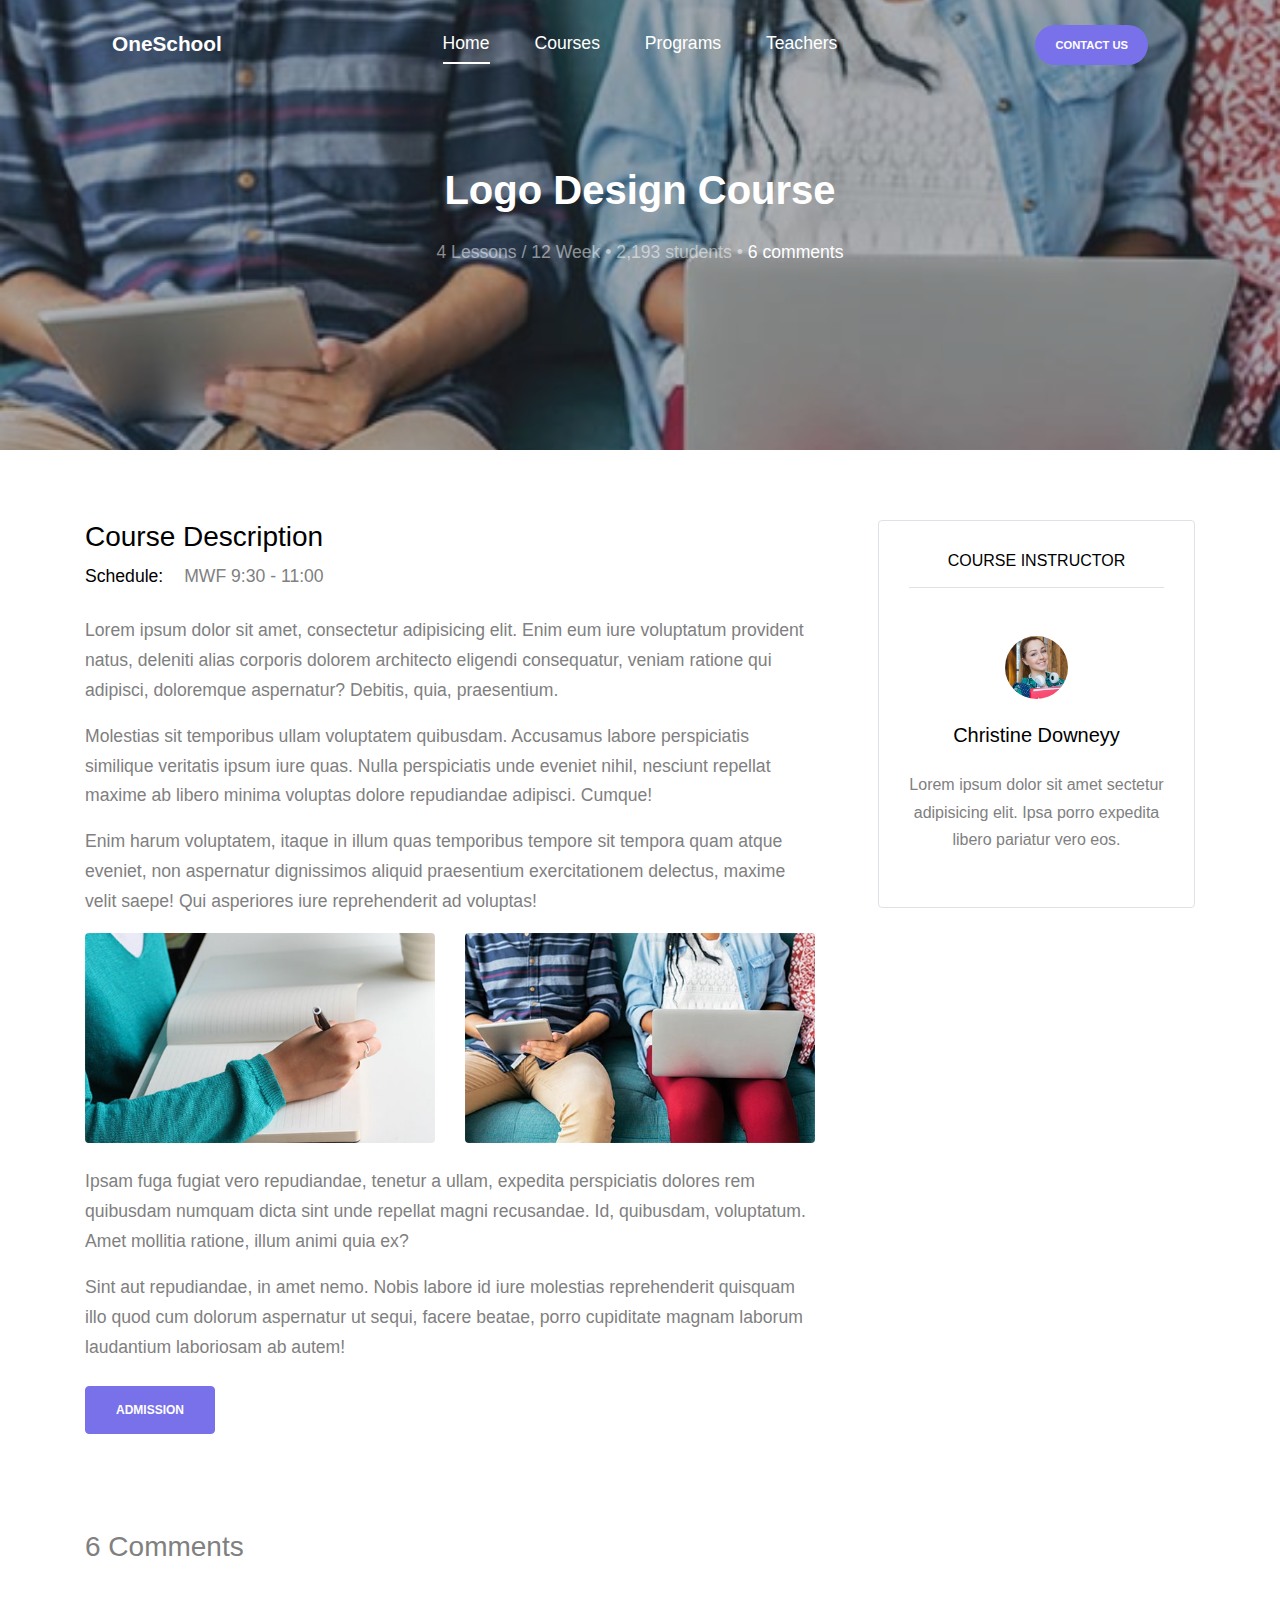
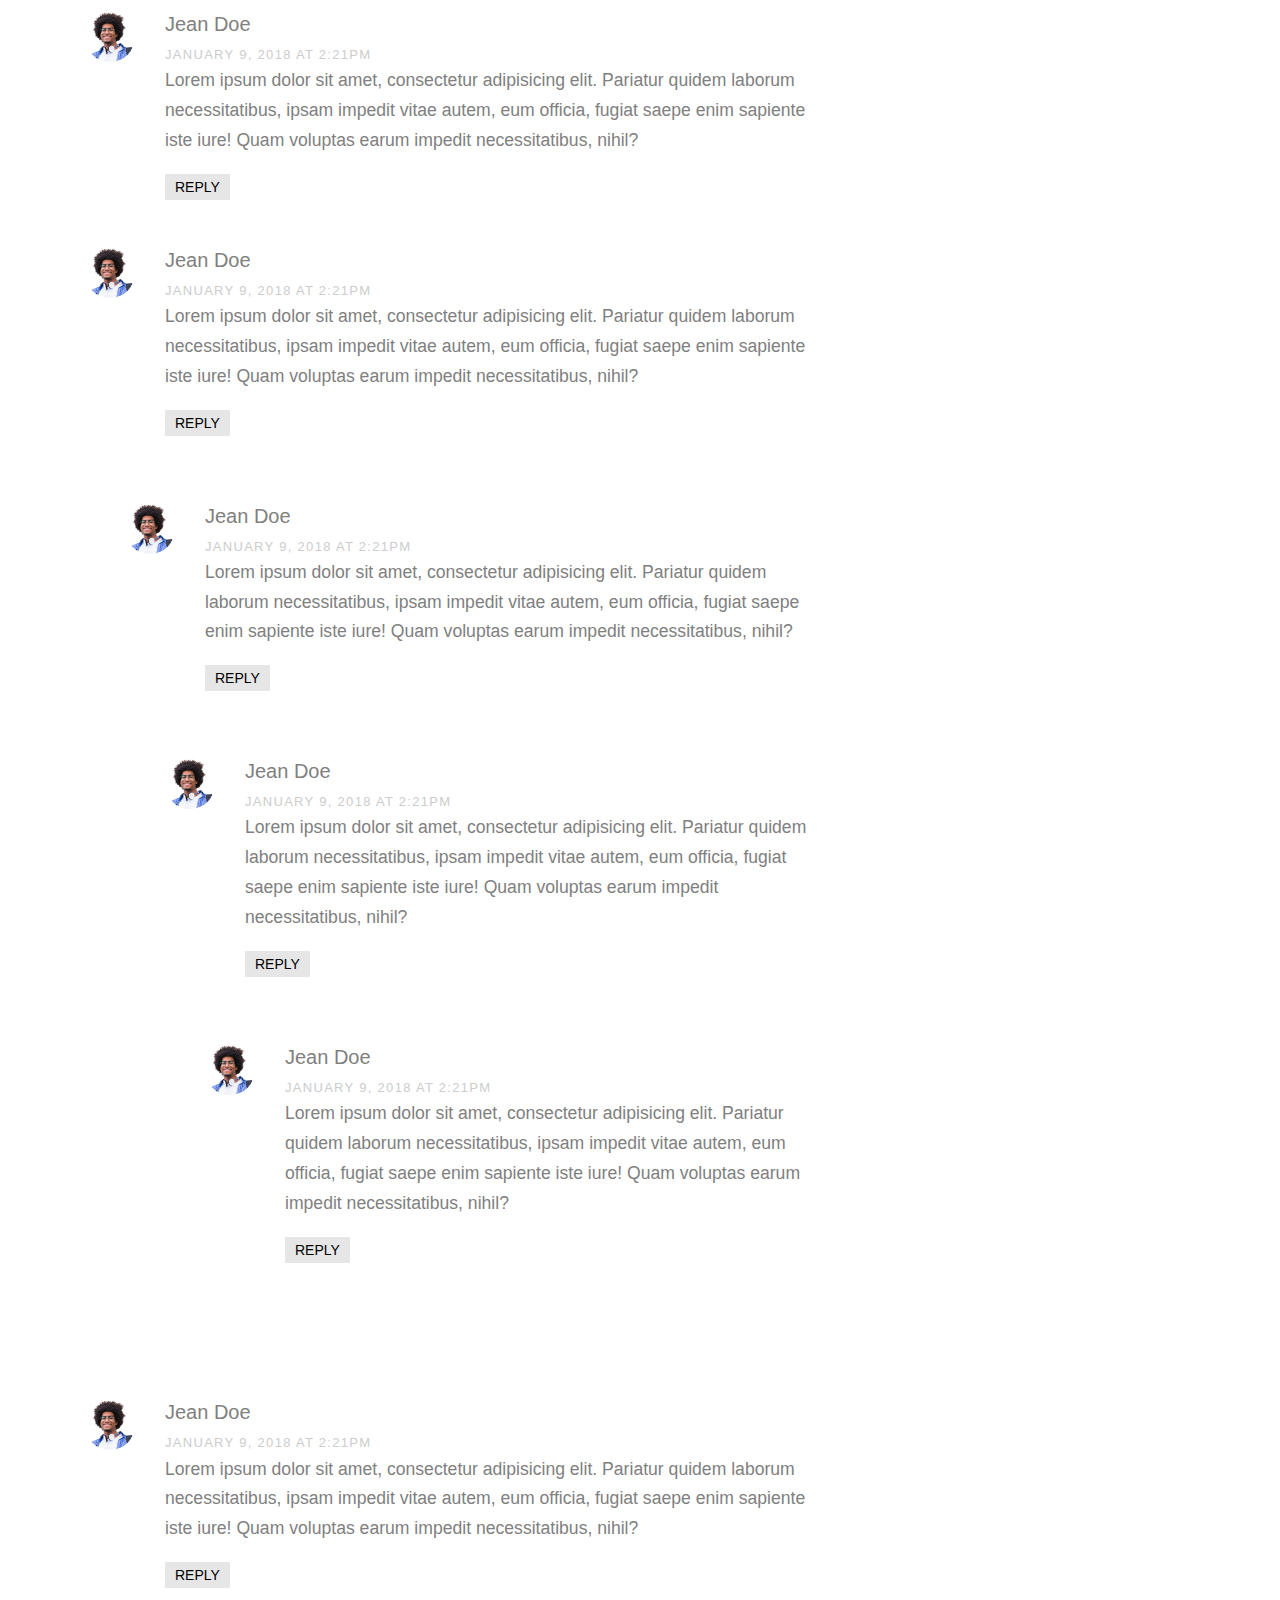
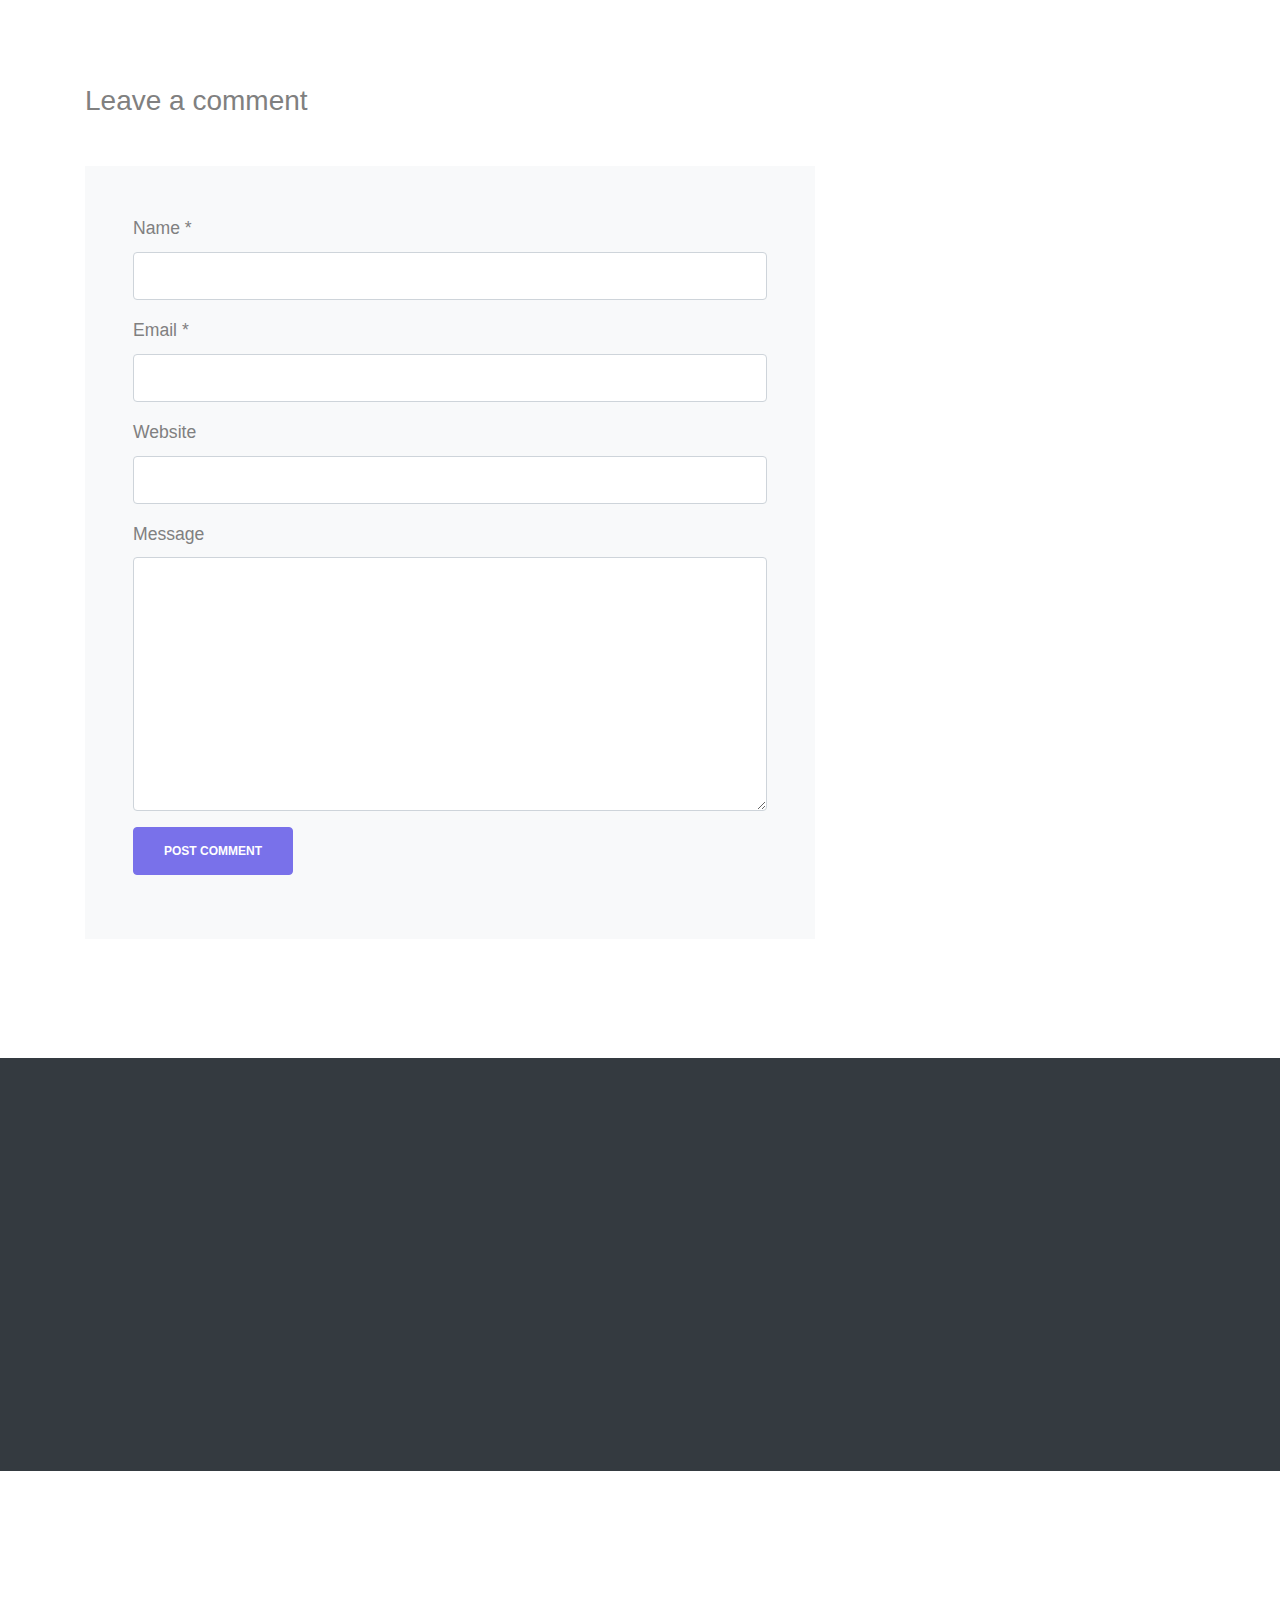
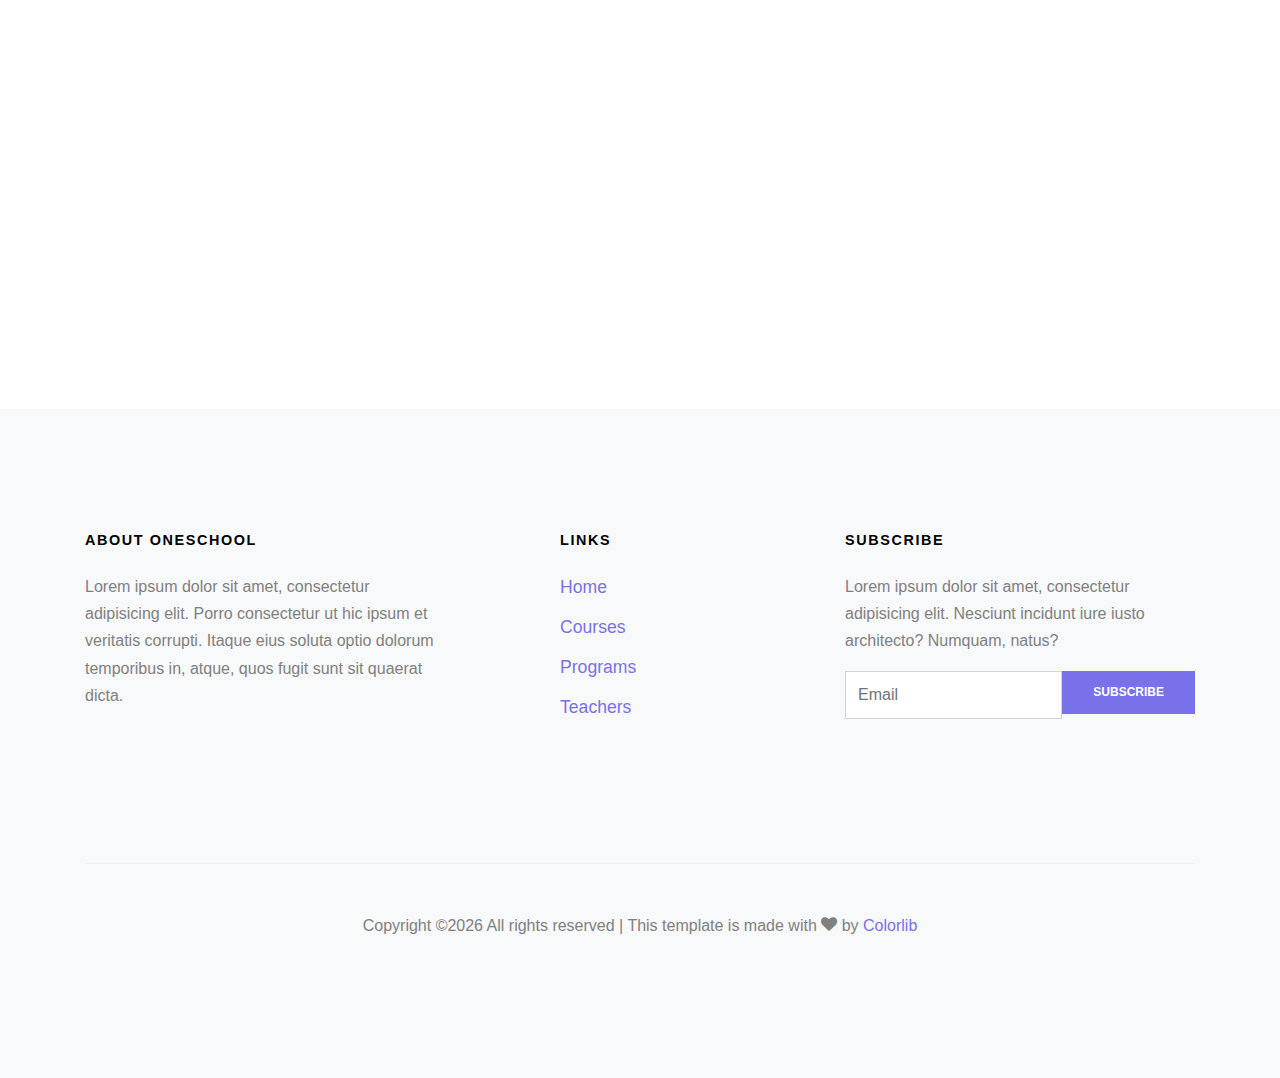
<file: course-single.html>
<!DOCTYPE html>
<html lang="en">
  <head>
    <title>OneSchool &mdash; Website by Colorlib</title>
    <meta charset="utf-8">
    <meta name="viewport" content="width=device-width, initial-scale=1, shrink-to-fit=no">
    
    
    <!-- <link href="https://fonts.googleapis.com/css?family=Muli:300,400,700,900" rel="stylesheet"> -->
    <link rel="stylesheet" href="fonts/icomoon/style.css">

    <link rel="stylesheet" href="css/bootstrap.min.css">
    <link rel="stylesheet" href="css/jquery-ui.css">
    <link rel="stylesheet" href="css/owl.carousel.min.css">
    <link rel="stylesheet" href="css/owl.theme.default.min.css">
    <link rel="stylesheet" href="css/owl.theme.default.min.css">

    <link rel="stylesheet" href="css/jquery.fancybox.min.css">

    <link rel="stylesheet" href="css/bootstrap-datepicker.css">

    <link rel="stylesheet" href="fonts/flaticon/font/flaticon.css">

    <link rel="stylesheet" href="css/aos.css">

    <link rel="stylesheet" href="css/style.css">
    
  </head>
  <body data-spy="scroll" data-target=".site-navbar-target" data-offset="300">
  
  <div class="site-wrap">

    <div class="site-mobile-menu site-navbar-target">
      <div class="site-mobile-menu-header">
        <div class="site-mobile-menu-close mt-3">
          <span class="icon-close2 js-menu-toggle"></span>
        </div>
      </div>
      <div class="site-mobile-menu-body"></div>
    </div>
   
    
    <header class="site-navbar py-4 js-sticky-header site-navbar-target" role="banner">
      
      <div class="container-fluid">
        <div class="d-flex align-items-center">
          <div class="site-logo mr-auto w-25"><a href="index.html">OneSchool</a></div>

          <div class="mx-auto text-center">
            <nav class="site-navigation position-relative text-right" role="navigation">
              <ul class="site-menu main-menu js-clone-nav mx-auto d-none d-lg-block  m-0 p-0">
                <li><a href="#home-section" class="nav-link">Home</a></li>
                <li><a href="#courses-section" class="nav-link">Courses</a></li>
                <li><a href="#programs-section" class="nav-link">Programs</a></li>
                <li><a href="#teachers-section" class="nav-link">Teachers</a></li>
              </ul>
            </nav>
          </div>

          <div class="ml-auto w-25">
            <nav class="site-navigation position-relative text-right" role="navigation">
              <ul class="site-menu main-menu site-menu-dark js-clone-nav mr-auto d-none d-lg-block m-0 p-0">
                <li class="cta"><a href="#contact-section" class="nav-link"><span>Contact Us</span></a></li>
              </ul>
            </nav>
            <a href="#" class="d-inline-block d-lg-none site-menu-toggle js-menu-toggle text-black float-right"><span class="icon-menu h3"></span></a>
          </div>
        </div>
      </div>
      
    </header>

    <div class="intro-section single-cover" id="home-section">
      
      <div class="slide-1 " style="background-image: url('images/img_2.jpg');" data-stellar-background-ratio="0.5">
        <div class="container">
          <div class="row align-items-center">
            <div class="col-12">
              <div class="row justify-content-center align-items-center text-center">
                <div class="col-lg-6">
                  <h1 data-aos="fade-up" data-aos-delay="0">Logo Design Course</h1>
                  <p data-aos="fade-up" data-aos-delay="100">4 Lessons / 12 Week &bullet; 2,193 students &bullet; <a href="#" class="text-white">6 comments</a></p>
                </div>

                
              </div>
            </div>
            
          </div>
        </div>
      </div>
    </div>
    
    <div class="site-section">
      <div class="container">
        <div class="row">
          <div class="col-lg-8 mb-5">

            <div class="mb-5">
              <h3 class="text-black">Course Description</h3>
              <p class="mb-4">
                <strong class="text-black mr-3">Schedule: </strong> MWF 9:30 - 11:00
              </p>
              <p>Lorem ipsum dolor sit amet, consectetur adipisicing elit. Enim eum iure voluptatum provident natus, deleniti alias corporis dolorem architecto eligendi consequatur, veniam ratione qui adipisci, doloremque aspernatur? Debitis, quia, praesentium.</p>
              <p>Molestias sit temporibus ullam voluptatem quibusdam. Accusamus labore perspiciatis similique veritatis ipsum iure quas. Nulla perspiciatis unde eveniet nihil, nesciunt repellat maxime ab libero minima voluptas dolore repudiandae adipisci. Cumque!</p>
              <p>Enim harum voluptatem, itaque in illum quas temporibus tempore sit tempora quam atque eveniet, non aspernatur dignissimos aliquid praesentium exercitationem delectus, maxime velit saepe! Qui asperiores iure reprehenderit ad voluptas!</p>
              <div class="row mb-4">
                <div class="col-md-6">
                  <img src="images/img_1.jpg" alt="Image" class="img-fluid rounded">
                </div>
                <div class="col-md-6">
                  <img src="images/img_2.jpg" alt="Image" class="img-fluid rounded">
                </div>
              </div>
              <p>Ipsam fuga fugiat vero repudiandae, tenetur a ullam, expedita perspiciatis dolores rem quibusdam numquam dicta sint unde repellat magni recusandae. Id, quibusdam, voluptatum. Amet mollitia ratione, illum animi quia ex?</p>
              <p>Sint aut repudiandae, in amet nemo. Nobis labore id iure molestias reprehenderit quisquam illo quod cum dolorum aspernatur ut sequi, facere beatae, porro cupiditate magnam laborum laudantium laboriosam ab autem!</p>

              <p class="mt-4"><a href="#" class="btn btn-primary">Admission</a></p>
            </div>

            <div class="pt-5">
              <h3 class="mb-5">6 Comments</h3>
              <ul class="comment-list">
                <li class="comment">
                  <div class="vcard bio">
                    <img src="images/person_1.jpg" alt="Image placeholder">
                  </div>
                  <div class="comment-body">
                    <h3>Jean Doe</h3>
                    <div class="meta">January 9, 2018 at 2:21pm</div>
                    <p>Lorem ipsum dolor sit amet, consectetur adipisicing elit. Pariatur quidem laborum necessitatibus, ipsam impedit vitae autem, eum officia, fugiat saepe enim sapiente iste iure! Quam voluptas earum impedit necessitatibus, nihil?</p>
                    <p><a href="#" class="reply">Reply</a></p>
                  </div>
                </li>

                <li class="comment">
                  <div class="vcard bio">
                    <img src="images/person_1.jpg" alt="Image placeholder">
                  </div>
                  <div class="comment-body">
                    <h3>Jean Doe</h3>
                    <div class="meta">January 9, 2018 at 2:21pm</div>
                    <p>Lorem ipsum dolor sit amet, consectetur adipisicing elit. Pariatur quidem laborum necessitatibus, ipsam impedit vitae autem, eum officia, fugiat saepe enim sapiente iste iure! Quam voluptas earum impedit necessitatibus, nihil?</p>
                    <p><a href="#" class="reply">Reply</a></p>
                  </div>

                  <ul class="children">
                    <li class="comment">
                      <div class="vcard bio">
                        <img src="images/person_1.jpg" alt="Image placeholder">
                      </div>
                      <div class="comment-body">
                        <h3>Jean Doe</h3>
                        <div class="meta">January 9, 2018 at 2:21pm</div>
                        <p>Lorem ipsum dolor sit amet, consectetur adipisicing elit. Pariatur quidem laborum necessitatibus, ipsam impedit vitae autem, eum officia, fugiat saepe enim sapiente iste iure! Quam voluptas earum impedit necessitatibus, nihil?</p>
                        <p><a href="#" class="reply">Reply</a></p>
                      </div>


                      <ul class="children">
                        <li class="comment">
                          <div class="vcard bio">
                            <img src="images/person_1.jpg" alt="Image placeholder">
                          </div>
                          <div class="comment-body">
                            <h3>Jean Doe</h3>
                            <div class="meta">January 9, 2018 at 2:21pm</div>
                            <p>Lorem ipsum dolor sit amet, consectetur adipisicing elit. Pariatur quidem laborum necessitatibus, ipsam impedit vitae autem, eum officia, fugiat saepe enim sapiente iste iure! Quam voluptas earum impedit necessitatibus, nihil?</p>
                            <p><a href="#" class="reply">Reply</a></p>
                          </div>

                            <ul class="children">
                              <li class="comment">
                                <div class="vcard bio">
                                  <img src="images/person_1.jpg" alt="Image placeholder">
                                </div>
                                <div class="comment-body">
                                  <h3>Jean Doe</h3>
                                  <div class="meta">January 9, 2018 at 2:21pm</div>
                                  <p>Lorem ipsum dolor sit amet, consectetur adipisicing elit. Pariatur quidem laborum necessitatibus, ipsam impedit vitae autem, eum officia, fugiat saepe enim sapiente iste iure! Quam voluptas earum impedit necessitatibus, nihil?</p>
                                  <p><a href="#" class="reply">Reply</a></p>
                                </div>
                              </li>
                            </ul>
                        </li>
                      </ul>
                    </li>
                  </ul>
                </li>

                <li class="comment">
                  <div class="vcard bio">
                    <img src="images/person_1.jpg" alt="Image placeholder">
                  </div>
                  <div class="comment-body">
                    <h3>Jean Doe</h3>
                    <div class="meta">January 9, 2018 at 2:21pm</div>
                    <p>Lorem ipsum dolor sit amet, consectetur adipisicing elit. Pariatur quidem laborum necessitatibus, ipsam impedit vitae autem, eum officia, fugiat saepe enim sapiente iste iure! Quam voluptas earum impedit necessitatibus, nihil?</p>
                    <p><a href="#" class="reply">Reply</a></p>
                  </div>
                </li>
              </ul>
              <!-- END comment-list -->
              
              <div class="comment-form-wrap pt-5">
                <h3 class="mb-5">Leave a comment</h3>
                <form action="#" class="p-5 bg-light">
                  <div class="form-group">
                    <label for="name">Name *</label>
                    <input type="text" class="form-control" id="name">
                  </div>
                  <div class="form-group">
                    <label for="email">Email *</label>
                    <input type="email" class="form-control" id="email">
                  </div>
                  <div class="form-group">
                    <label for="website">Website</label>
                    <input type="url" class="form-control" id="website">
                  </div>

                  <div class="form-group">
                    <label for="message">Message</label>
                    <textarea name="" id="message" cols="30" rows="10" class="form-control"></textarea>
                  </div>
                  <div class="form-group">
                    <input type="submit" value="Post Comment" class="btn btn-primary">
                  </div>

                </form>
              </div>
            </div>



          </div>
          <div class="col-lg-4 pl-lg-5">

            <div class="mb-5 text-center border rounded course-instructor">
              <h3 class="mb-5 text-black text-uppercase h6 border-bottom pb-3">Course Instructor</h3>
              <div class="mb-4 text-center">
                <img src="images/person_2.jpg" alt="Image" class="w-25 rounded-circle mb-4">  
                <h3 class="h5 text-black mb-4">Christine Downeyy</h3>
                <p>Lorem ipsum dolor sit amet sectetur adipisicing elit. Ipsa porro expedita libero pariatur vero eos.</p>
              </div>
            </div>

          </div>
        </div>
      </div>
    </div>

    <div class="site-section courses-title bg-dark" id="courses-section">
      <div class="container">
        <div class="row mb-5 justify-content-center">
          <div class="col-lg-7 text-center" data-aos="fade-up" data-aos-delay="">
            <h2 class="section-title">More Courses</h2>
          </div>
        </div>
      </div>
    </div>
    <div class="site-section courses-entry-wrap"  data-aos="fade" data-aos-delay="100">
      <div class="container">
        <div class="row">

          <div class="owl-carousel col-12 nonloop-block-14">

            <div class="course bg-white h-100 align-self-stretch">
              <figure class="m-0">
                <a href="course-single.html"><img src="images/img_1.jpg" alt="Image" class="img-fluid"></a>
              </figure>
              <div class="course-inner-text py-4 px-4">
                <span class="course-price">$20</span>
                <div class="meta"><span class="icon-clock-o"></span>4 Lessons / 12 week</div>
                <h3><a href="#">Study Law of Physics</a></h3>
                <p>Lorem ipsum dolor sit amet ipsa nulla adipisicing elit. </p>
              </div>
              <div class="d-flex border-top stats">
                <div class="py-3 px-4"><span class="icon-users"></span> 2,193 students</div>
                <div class="py-3 px-4 w-25 ml-auto border-left"><span class="icon-chat"></span> 2</div>
              </div>
            </div>

            <div class="course bg-white h-100 align-self-stretch">
              <figure class="m-0">
                <a href="course-single.html"><img src="images/img_2.jpg" alt="Image" class="img-fluid"></a>
              </figure>
              <div class="course-inner-text py-4 px-4">
                <span class="course-price">$99</span>
                <div class="meta"><span class="icon-clock-o"></span>4 Lessons / 12 week</div>
                <h3><a href="#">Logo Design Course</a></h3>
                <p>Lorem ipsum dolor sit amet ipsa nulla adipisicing elit. </p>
              </div>
              <div class="d-flex border-top stats">
                <div class="py-3 px-4"><span class="icon-users"></span> 2,193 students</div>
                <div class="py-3 px-4 w-25 ml-auto border-left"><span class="icon-chat"></span> 2</div>
              </div>
            </div>

            <div class="course bg-white h-100 align-self-stretch">
              <figure class="m-0">
                <a href="course-single.html"><img src="images/img_3.jpg" alt="Image" class="img-fluid"></a>
              </figure>
              <div class="course-inner-text py-4 px-4">
                <span class="course-price">$99</span>
                <div class="meta"><span class="icon-clock-o"></span>4 Lessons / 12 week</div>
                <h3><a href="#">JS Programming Language</a></h3>
                <p>Lorem ipsum dolor sit amet ipsa nulla adipisicing elit. </p>
              </div>
              <div class="d-flex border-top stats">
                <div class="py-3 px-4"><span class="icon-users"></span> 2,193 students</div>
                <div class="py-3 px-4 w-25 ml-auto border-left"><span class="icon-chat"></span> 2</div>
              </div>
            </div>



            <div class="course bg-white h-100 align-self-stretch">
              <figure class="m-0">
                <a href="course-single.html"><img src="images/img_4.jpg" alt="Image" class="img-fluid"></a>
              </figure>
              <div class="course-inner-text py-4 px-4">
                <span class="course-price">$20</span>
                <div class="meta"><span class="icon-clock-o"></span>4 Lessons / 12 week</div>
                <h3><a href="#">Study Law of Physics</a></h3>
                <p>Lorem ipsum dolor sit amet ipsa nulla adipisicing elit. </p>
              </div>
              <div class="d-flex border-top stats">
                <div class="py-3 px-4"><span class="icon-users"></span> 2,193 students</div>
                <div class="py-3 px-4 w-25 ml-auto border-left"><span class="icon-chat"></span> 2</div>
              </div>
            </div>

            <div class="course bg-white h-100 align-self-stretch">
              <figure class="m-0">
                <a href="course-single.html"><img src="images/img_5.jpg" alt="Image" class="img-fluid"></a>
              </figure>
              <div class="course-inner-text py-4 px-4">
                <span class="course-price">$99</span>
                <div class="meta"><span class="icon-clock-o"></span>4 Lessons / 12 week</div>
                <h3><a href="#">Logo Design Course</a></h3>
                <p>Lorem ipsum dolor sit amet ipsa nulla adipisicing elit. </p>
              </div>
              <div class="d-flex border-top stats">
                <div class="py-3 px-4"><span class="icon-users"></span> 2,193 students</div>
                <div class="py-3 px-4 w-25 ml-auto border-left"><span class="icon-chat"></span> 2</div>
              </div>
            </div>

            <div class="course bg-white h-100 align-self-stretch">
              <figure class="m-0">
                <a href="course-single.html"><img src="images/img_6.jpg" alt="Image" class="img-fluid"></a>
              </figure>
              <div class="course-inner-text py-4 px-4">
                <span class="course-price">$99</span>
                <div class="meta"><span class="icon-clock-o"></span>4 Lessons / 12 week</div>
                <h3><a href="#">JS Programming Language</a></h3>
                <p>Lorem ipsum dolor sit amet ipsa nulla adipisicing elit. </p>
              </div>
              <div class="d-flex border-top stats">
                <div class="py-3 px-4"><span class="icon-users"></span> 2,193 students</div>
                <div class="py-3 px-4 w-25 ml-auto border-left"><span class="icon-chat"></span> 2</div>
              </div>
            </div>

          </div>

         

        </div>
        <div class="row justify-content-center">
          <div class="col-7 text-center">
            <button class="customPrevBtn btn btn-primary m-1">Prev</button>
            <button class="customNextBtn btn btn-primary m-1">Next</button>
          </div>
        </div>
      </div>
    </div>
     
    <footer class="footer-section bg-light">
      <div class="container">
        <div class="row">
          <div class="col-md-4">
            <h3>About OneSchool</h3>
            <p>Lorem ipsum dolor sit amet, consectetur adipisicing elit. Porro consectetur ut hic ipsum et veritatis corrupti. Itaque eius soluta optio dolorum temporibus in, atque, quos fugit sunt sit quaerat dicta.</p>
          </div>

          <div class="col-md-3 ml-auto">
            <h3>Links</h3>
            <ul class="list-unstyled footer-links">
              <li><a href="#">Home</a></li>
              <li><a href="#">Courses</a></li>
              <li><a href="#">Programs</a></li>
              <li><a href="#">Teachers</a></li>
            </ul>
          </div>

          <div class="col-md-4">
            <h3>Subscribe</h3>
            <p>Lorem ipsum dolor sit amet, consectetur adipisicing elit. Nesciunt incidunt iure iusto architecto? Numquam, natus?</p>
            <form action="#" class="footer-subscribe">
              <div class="d-flex mb-5">
                <input type="text" class="form-control rounded-0" placeholder="Email">
                <input type="submit" class="btn btn-primary rounded-0" value="Subscribe">
              </div>
            </form>
          </div>

        </div>

        <div class="row pt-5 mt-5 text-center">
          <div class="col-md-12">
            <div class="border-top pt-5">
            <p>
        <!-- Link back to Colorlib can't be removed. Template is licensed under CC BY 3.0. -->
        Copyright &copy;<script>document.write(new Date().getFullYear());</script> All rights reserved | This template is made with <i class="icon-heart" aria-hidden="true"></i> by <a href="https://colorlib.com" target="_blank" >Colorlib</a>
        <!-- Link back to Colorlib can't be removed. Template is licensed under CC BY 3.0. -->
      </p>
            </div>
          </div>
          
        </div>
      </div>
    </footer>

  
    
  </div> <!-- .site-wrap -->

  <script src="js/jquery-3.3.1.min.js"></script>
  <script src="js/jquery-migrate-3.0.1.min.js"></script>
  <script src="js/jquery-ui.js"></script>
  <script src="js/popper.min.js"></script>
  <script src="js/bootstrap.min.js"></script>
  <script src="js/owl.carousel.min.js"></script>
  <script src="js/jquery.stellar.min.js"></script>
  <script src="js/jquery.countdown.min.js"></script>
  <script src="js/bootstrap-datepicker.min.js"></script>
  <script src="js/jquery.easing.1.3.js"></script>
  <script src="js/aos.js"></script>
  <script src="js/jquery.fancybox.min.js"></script>
  <script src="js/jquery.sticky.js"></script>

  
  <script src="js/main.js"></script>
    
  </body>
</html>
</file>
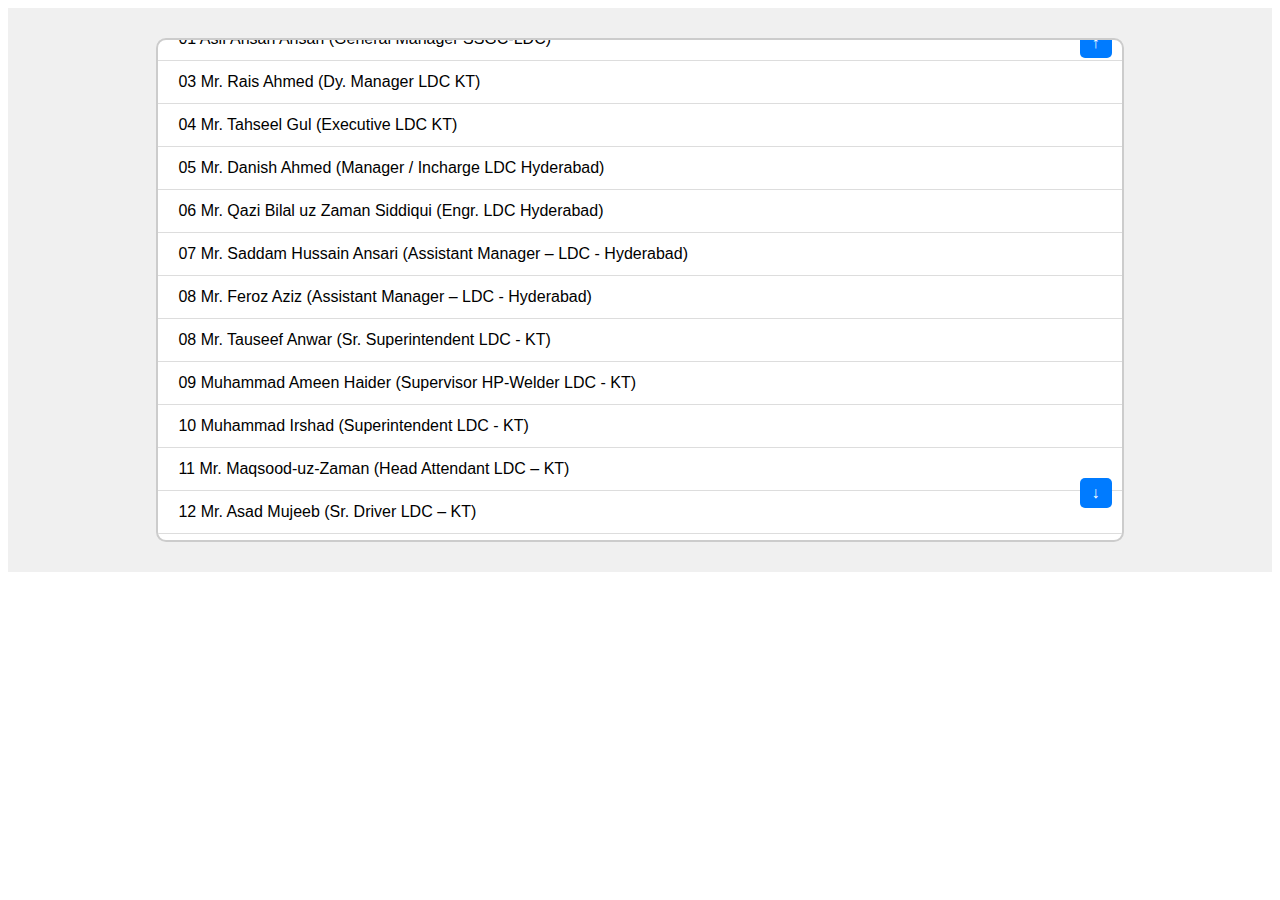
<file: text.html>
<!DOCTYPE html>
<html lang="en">

<head>
    <meta charset="UTF-8" />
    <meta name="viewport" content="width=device-width, initial-scale=1.0" />
    <title>Vertical Crsl with Wheel Scroll</title>
    <style>
        .bdy {
            font-family: Arial, sans-serif;
            display: flex;
            justify-content: center;
            padding: 30px;
            background: #f0f0f0;
        }

        .crsl {
            width: 80%;
            height: 500px;
            overflow: hidden;
            border: 2px solid #ccc;
            border-radius: 10px;
            position: relative;
            background: #fff;
        }

        .crsl-content {
            display: flex;
            flex-direction: column;
        }

        .itm {
            padding: 12px 20px;
            border-bottom: 1px solid #ddd;
            font-size: 1rem;
        }

        .scroll-btn {
            position: absolute;
            right: 10px;
            background-color: #007bff;
            color: white;
            border: none;
            padding: 6px 12px;
            cursor: pointer;
            border-radius: 5px;
            font-size: 16px;
        }

        #scrollUp {
            top: 10px;
        }

        #scrollDown {
            bottom: 10px;
        }

        .scroll-btn:hover {
            background-color: #0056b3;
        }
    </style>
</head>

<body>
    <div class="bdy">
        <div class="crsl" id="crsl">
            <div class="crsl-content" id="crslContent">
                <div class="itm">01 Asif Ahsan Ansari (General Manager SSGC-LDC)</div>
                <div class="itm">03 Mr. Rais Ahmed (Dy. Manager LDC KT)</div>
                <div class="itm">04 Mr. Tahseel Gul (Executive LDC KT)</div>
                <div class="itm">05 Mr. Danish Ahmed (Manager / Incharge LDC Hyderabad)</div>
                <div class="itm">06 Mr. Qazi Bilal uz Zaman Siddiqui (Engr. LDC Hyderabad)</div>
                <div class="itm">07 Mr. Saddam Hussain Ansari (Assistant Manager – LDC - Hyderabad)</div>
                <div class="itm">08 Mr. Feroz Aziz (Assistant Manager – LDC - Hyderabad)</div>
                <div class="itm">08 Mr. Tauseef Anwar (Sr. Superintendent LDC - KT)</div>
                <div class="itm">09 Muhammad Ameen Haider (Supervisor HP-Welder LDC - KT)</div>
                <div class="itm">10 Muhammad Irshad (Superintendent LDC - KT)</div>
                <div class="itm">11 Mr. Maqsood-uz-Zaman (Head Attendant LDC – KT)</div>
                <div class="itm">12 Mr. Asad Mujeeb (Sr. Driver LDC – KT)</div>
                <div class="itm">13 Muhammad Imran (Asst. Instrument Mechanic LDC - KT)</div>
                <div class="itm">14 Mr. Danish Ghayas (Asst. Gas Fitter / PE LDC - KT)</div>
                <div class="itm">15 Mr. Taimoor Ahmed (Helper LDC – KT)</div>
                <div class="itm">16 Mr. Ali Raza (Assistant Gas Fitter LDC - Hyderabad)</div>
                <div class="itm">17 Mr. Aleemullah (Assistant Gas Fitter LDC - Hyderabad)</div>
                <div class="itm">18 Ms. Magzalene (Head Attendant LDC - Hyderabad)</div>
                <div class="itm">19 Muhammad Faizanullah (Helper - Third Party - LDC - KT)</div>
                <div class="itm">20 Muhammad Hayyat (Helper - Third Party - LDC - KT)</div>
                <div class="itm">21 Mr. Munir Ahmed (Gardener - Third Party - LDC – KT)</div>
                <div class="itm">22 Mr. Asif Burfat (Helper - Third Party - LDC - KT)</div>
                <div class="itm">23 Mr. Ejaz Khan Abbasi (Helper - Third Party - LDC - KT)</div>
                <div class="itm">24 Muhammad Yasir (Helper - Third Party - LDC - KT)</div>
                <div class="itm">25 Mr. Abdul Sattar (Helper - Third Party - LDC - KT)</div>
                <div class="itm">26 Mr. Shambu Mall (Helper - Third Party - LDC - KT)</div>
                <div class="itm">27 Mr. Ghulam Rasool (Helper / Peon - Third Party - LDC - Hyderabad)</div>
            </div>

            <button class="scroll-btn" id="scrollUp">↑</button>
            <button class="scroll-btn" id="scrollDown">↓</button>
        </div>
    </div>


    <script>
        const crsl = document.getElementById('crsl');
        const scrollUpBtn = document.getElementById('scrollUp');
        const scrollDownBtn = document.getElementById('scrollDown');
        let scrollSpeed = 1;
        let scrollInterval;
        let autoScrollPaused = false;
        let autoResumeTimeout;

        function startScroll() {
            scrollInterval = setInterval(() => {
                if (!autoScrollPaused) {
                    crsl.scrollTop += scrollSpeed;
                    if (crsl.scrollTop + crsl.clientHeight >= crsl.scrollHeight) {
                        crsl.scrollTop = 0;
                    }
                }
            }, 30);
        }

        function stopScroll() {
            clearInterval(scrollInterval);
        }

        function pauseAutoScroll() {
            autoScrollPaused = true;
            clearTimeout(autoResumeTimeout);
            autoResumeTimeout = setTimeout(() => {
                autoScrollPaused = false;
            }, 3000); // resume after 3 seconds
        }

        scrollUpBtn.addEventListener('click', () => {
            crsl.scrollTop -= 50;
            pauseAutoScroll();
        });

        scrollDownBtn.addEventListener('click', () => {
            crsl.scrollTop += 50;
            pauseAutoScroll();
        });

        crsl.addEventListener('mouseenter', stopScroll);
        crsl.addEventListener('mouseleave', startScroll);

        crsl.addEventListener('wheel', (e) => {
            e.preventDefault();
            crsl.scrollTop += e.deltaY > 0 ? 50 : -50;
            pauseAutoScroll();
        });

        window.onload = startScroll;
    </script>

</body>

</html>
</file>
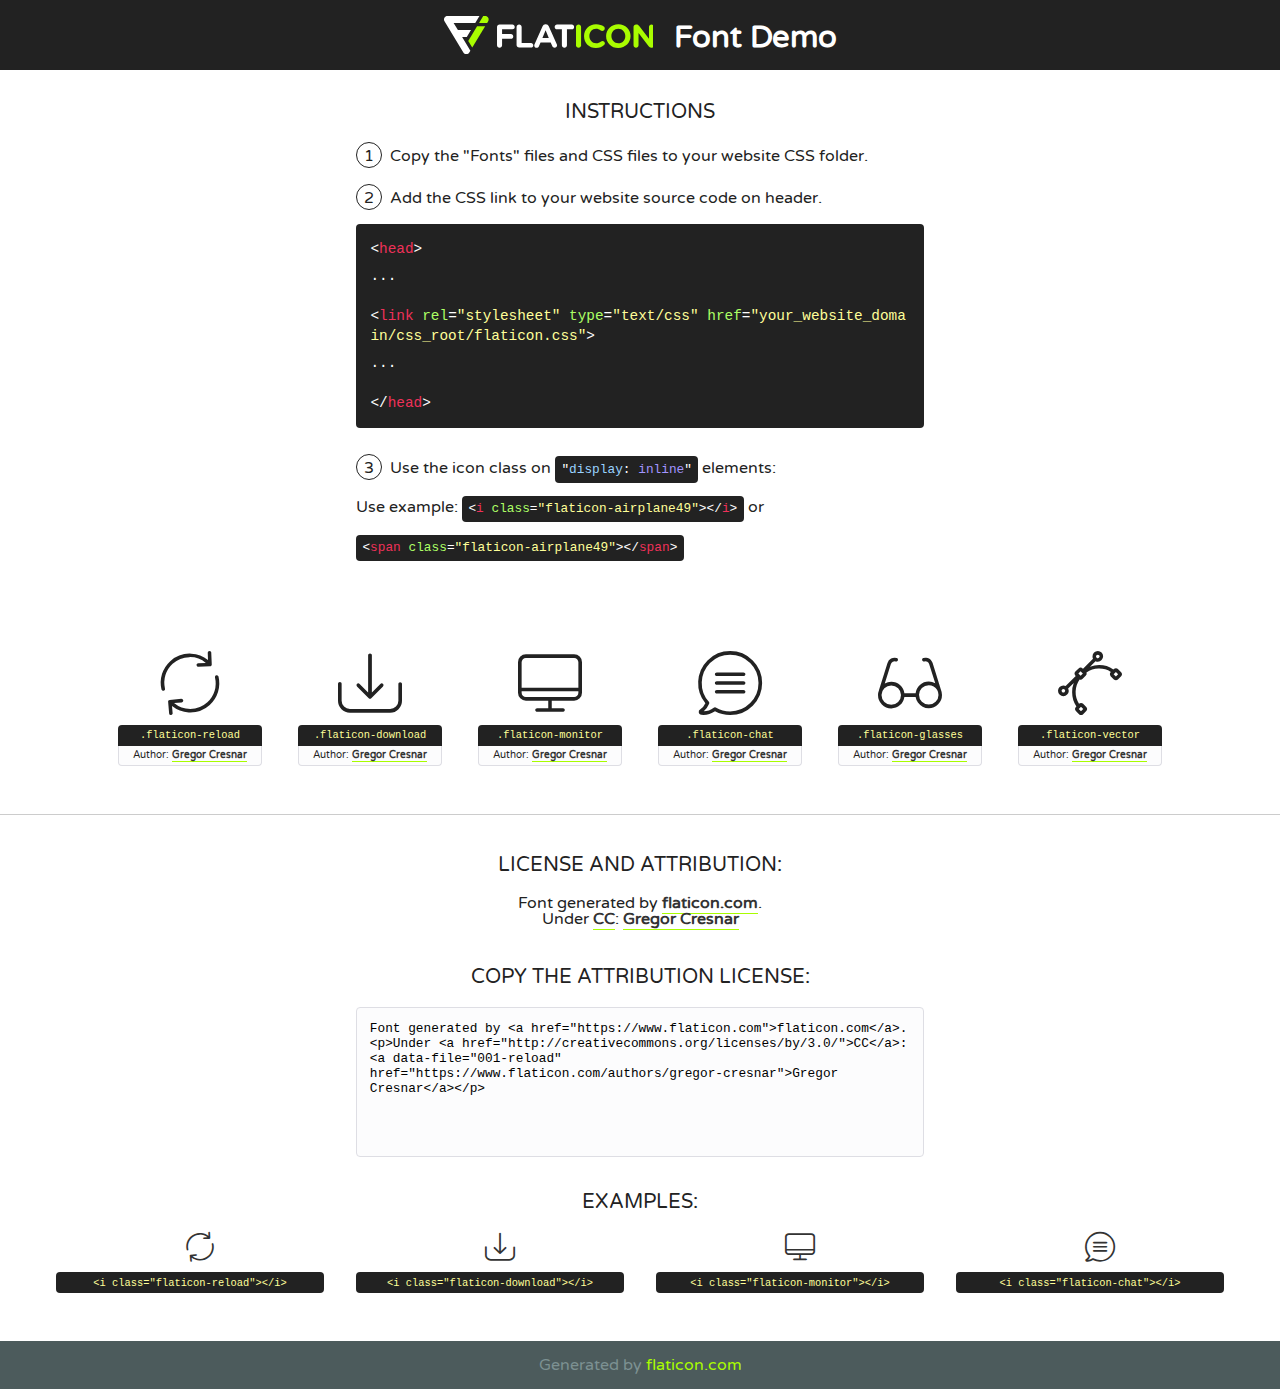
<file: fonts/flaticon/font/flaticon.html>
<!DOCTYPE html>
<!--
  Flaticon icon font: Flaticon
  Creation date: 21/03/2019 11:46
-->
<html>
<!DOCTYPE html>
<html>

<head>
    <title>Flaticon WebFont</title>
    <link href="http://fonts.googleapis.com/css?family=Varela+Round" rel="stylesheet" type="text/css" />
    <link rel="stylesheet" type="text/css" href="flaticon.css">
    <meta charset="UTF-8">
    <style>
    html, body, div, span, applet, object, iframe,
    h1, h2, h3, h4, h5, h6, p, blockquote, pre,
    a, abbr, acronym, address, big, cite, code,
    del, dfn, em, img, ins, kbd, q, s, samp,
    small, strike, strong, sub, sup, tt, var,
    b, u, i, center,
    dl, dt, dd, ol, ul, li,
    fieldset, form, label, legend,
    table, caption, tbody, tfoot, thead, tr, th, td,
    article, aside, canvas, details, embed, 
    figure, figcaption, footer, header, hgroup, 
    menu, nav, output, ruby, section, summary,
    time, mark, audio, video {
        margin: 0;
        padding: 0;
        border: 0;
        font-size: 100%;
        font: inherit;
        vertical-align: baseline;
    }
    /* HTML5 display-role reset for older browsers */
    article, aside, details, figcaption, figure, 
    footer, header, hgroup, menu, nav, section {
        display: block;
    }
    body {
        line-height: 1;
    }
    ol, ul {
        list-style: none;
    }
    blockquote, q {
        quotes: none;
    }
    blockquote:before, blockquote:after,
    q:before, q:after {
        content: '';
        content: none;
    }
    table {
        border-collapse: collapse;
        border-spacing: 0;
    }
    body {
        font-family: 'Varela Round', Helvetica, Arial, sans-serif;
        font-size: 16px;
        color: #222;
    }
    a {
        color: #333;
        border-bottom: 1px solid #a9fd00;
        font-weight: bold;
        text-decoration: none;
    }
    * {
        -moz-box-sizing: border-box;
        -webkit-box-sizing: border-box;
        box-sizing: border-box;
        margin: 0;
        padding: 0;
    }
    [class^="flaticon-"]:before, [class*=" flaticon-"]:before, [class^="flaticon-"]:after, [class*=" flaticon-"]:after {
        font-family: Flaticon;
        font-size: 30px;
        font-style: normal;
        margin-left: 20px;
        color: #333;
    }
    .wrapper {
        max-width: 600px;
        margin: auto;
        padding: 0 1em;
    }
    .title {
        font-size: 1.25em;
        text-align: center;
        margin-bottom: 1em;
        text-transform: uppercase;
    }
    header {
        text-align: center;
        background-color: #222;
        color: #fff;
        padding: 1em;
    }
    header .logo {
        width: 210px;
        height: 38px;
        display: inline-block;
        vertical-align: middle;
        margin-right: 1em;
        border: none;
    }
    header strong {
        font-size: 1.95em;
        font-weight: bold;
        vertical-align: middle;
        margin-top: 5px;
        display: inline-block;
    }
    .demo {
        margin: 2em auto;
        line-height: 1.25em;
    }
    .demo ul li {
        margin-bottom: 1em;
    }
    .demo ul li .num {
        color: #222;
        border-radius: 20px;
        display: inline-block;
        width: 26px;
        padding: 3px;
        height: 26px;
        text-align: center;
        margin-right: 0.5em;
        border: 1px solid #222;
    }
    .demo ul li code {
        background-color: #222;
        border-radius: 4px;
        padding: 0.25em 0.5em;
        display: inline-block;
        color: #fff;
        font-family: Consolas,Monaco,Lucida Console,Liberation Mono,DejaVu Sans Mono,Bitstream Vera Sans Mono,Courier New, monospace;
        font-weight: lighter;
        margin-top: 1em;
        font-size: 0.8em;
        word-break: break-all;
    }
    .demo ul li code.big {
        padding: 1em;
        font-size: 0.9em;
    }
    .demo ul li code .red {
        color: #EF3159;
    }
    .demo ul li code .green {
        color: #ACFF65;
    }
    .demo ul li code .yellow {
        color: #FFFF99;
    }
    .demo ul li code .blue {
        color: #99D3FF;
    }
    .demo ul li code .purple {
        color: #A295FF;
    }
    .demo ul li code .dots {
        margin-top: 0.5em;
        display: block;
    }
    #glyphs {
        border-bottom: 1px solid #ccc;
        padding: 2em 0;
        text-align: center;
    }
    .glyph {
        display: inline-block;
        width: 9em;
        margin: 1em;
        text-align: center;
        vertical-align: top;
        background: #FFF;
    }
    .glyph .glyph-icon {
        padding: 10px;
        display: block;
        font-family:"Flaticon";
        font-size: 64px;
        line-height: 1;
    }
    .glyph .glyph-icon:before {
        font-size: 64px;
        color: #222;
        margin-left: 0;
    }
    .class-name {
        font-size: 0.65em;
        background-color: #222;
        color: #fff;
        border-radius: 4px 4px 0 0;
        padding: 0.5em;
        color: #FFFF99;
        font-family: Consolas,Monaco,Lucida Console,Liberation Mono,DejaVu Sans Mono,Bitstream Vera Sans Mono,Courier New, monospace;
    }
    .author-name {
        font-size: 0.6em;
        background-color: #fcfcfd;
        border: 1px solid #DEDEE4;
        border-top: 0;
        border-radius: 0 0 4px 4px;
        padding: 0.5em;
    }
    .class-name:last-child {
        font-size: 10px;
        color:#888;
    }
    .class-name:last-child a {
        font-size: 10px;
        color:#555;
    }
    .class-name:last-child a:hover {
        color:#a9fd00;
    }
    .glyph > input {
        display: block;
        width: 100px;
        margin: 5px auto;
        text-align: center;
        font-size: 12px;
        cursor: text;
    }
    .glyph > input.icon-input {
        font-family:"Flaticon";
        font-size: 16px;
        margin-bottom: 10px;
    }
    .attribution .title {
        margin-top: 2em;
    }
    .attribution textarea {
        background-color: #fcfcfd;
        padding: 1em;
        border: none;
        box-shadow: none;
        border: 1px solid #DEDEE4;
        border-radius: 4px;
        resize: none;
        width: 100%;
        height: 150px;
        font-size: 0.8em;
        font-family: Consolas,Monaco,Lucida Console,Liberation Mono,DejaVu Sans Mono,Bitstream Vera Sans Mono,Courier New, monospace;
        -webkit-appearance: none;
    }
    .iconsuse {
        margin: 2em auto;
        text-align: center;
        max-width: 1200px;
    }
    .iconsuse:after {
        content: '';
        display: table;
        clear: both;
    }
    .iconsuse .image {
        float: left;
        width: 25%;
        padding: 0 1em;
    }
    .iconsuse .image p {
        margin-bottom: 1em;
    }
    .iconsuse .image span {
        display: block;
        font-size: 0.65em;
        background-color: #222;
        color: #fff;
        border-radius: 4px;
        padding: 0.5em;
        color: #FFFF99;
        margin-top: 1em;
        font-family: Consolas,Monaco,Lucida Console,Liberation Mono,DejaVu Sans Mono,Bitstream Vera Sans Mono,Courier New, monospace;
    }
    #footer {
        text-align: center;
        background-color: #4C5B5C;
        color: #7c9192;
        padding: 1em;
    }
    #footer a {
        border: none;
        color: #a9fd00;
        font-weight: normal;
    }
    @media (max-width: 960px) {
        .iconsuse .image {
            width: 50%;
        }
    }
    @media (max-width: 560px) {
        .iconsuse .image {
            width: 100%;
        }
    }
    </style>
</head>

<body class="characters-off">

    <header>
        <a href="https://www.flaticon.com" target="_blank" class="logo">
            <svg version="1.1" xmlns="http://www.w3.org/2000/svg" xmlns:xlink="http://www.w3.org/1999/xlink" xmlns:a="http://ns.adobe.com/AdobeSVGViewerExtensions/3.0/" viewBox="0 0 560.875 102.036" enable-background="new 0 0 560.875 102.036" xml:space="preserve">
                <defs>
                </defs>
                <g>
                    <g class="letters">
                        <path fill="#ffffff" d="M141.596,29.675c0-3.777,2.985-6.767,6.764-6.767h34.438c3.426,0,6.15,2.728,6.15,6.15
                        c0,3.43-2.724,6.149-6.15,6.149h-27.674v13.091h23.719c3.429,0,6.151,2.724,6.151,6.15c0,3.43-2.723,6.149-6.151,6.149h-23.719
                        v17.574c0,3.773-2.986,6.761-6.764,6.761c-3.779,0-6.764-2.989-6.764-6.761V29.675z"></path>
                        <path fill="#ffffff" d="M193.844,29.149c0-3.781,2.985-6.767,6.764-6.767c3.776,0,6.763,2.985,6.763,6.767v42.957h25.039
                        c3.426,0,6.149,2.726,6.149,6.153c0,3.425-2.723,6.15-6.149,6.15h-31.802c-3.779,0-6.764-2.986-6.764-6.768V29.149z"></path>
                        <path fill="#ffffff" d="M241.891,75.71l21.438-48.407c1.492-3.341,4.215-5.357,7.906-5.357h0.792
                        c3.686,0,6.323,2.017,7.815,5.357l21.439,48.407c0.436,0.967,0.701,1.845,0.701,2.723c0,3.602-2.809,6.501-6.414,6.501
                        c-3.161,0-5.269-1.845-6.499-4.655l-4.132-9.661h-27.059l-4.301,10.102c-1.144,2.631-3.426,4.214-6.237,4.214
                        c-3.517,0-6.24-2.81-6.24-6.325C241.1,77.64,241.451,76.677,241.891,75.71z M279.932,58.666l-8.521-20.297l-8.526,20.297H279.932
                        z"></path>
                        <path fill="#ffffff" d="M314.864,35.387H301.86c-3.429,0-6.239-2.813-6.239-6.238c0-3.429,2.811-6.24,6.239-6.24h39.533
                        c3.426,0,6.237,2.811,6.237,6.24c0,3.425-2.811,6.238-6.237,6.238h-13.001v42.785c0,3.773-2.99,6.761-6.764,6.761
                        c-3.779,0-6.764-2.989-6.764-6.761V35.387z"></path>
                        <path fill="#A9FD00" d="M352.615,29.149c0-3.781,2.985-6.767,6.767-6.767c3.774,0,6.761,2.985,6.761,6.767v49.024
                        c0,3.773-2.987,6.761-6.761,6.761c-3.781,0-6.767-2.989-6.767-6.761V29.149z"></path>
                        <path fill="#A9FD00" d="M374.132,53.836v-0.179c0-17.481,13.178-31.801,32.065-31.801c9.22,0,15.459,2.458,20.557,6.238
                        c1.402,1.054,2.637,2.985,2.637,5.357c0,3.692-2.985,6.59-6.681,6.59c-1.845,0-3.071-0.702-4.044-1.319
                        c-3.776-2.813-7.729-4.393-12.562-4.393c-10.364,0-17.831,8.611-17.831,19.154v0.173c0,10.542,7.291,19.329,17.831,19.329
                        c5.715,0,9.492-1.756,13.359-4.834c1.049-0.874,2.458-1.491,4.039-1.491c3.429,0,6.325,2.813,6.325,6.236
                        c0,2.106-1.056,3.78-2.282,4.834c-5.539,4.834-12.036,7.733-21.878,7.733C387.572,85.464,374.132,71.493,374.132,53.836z"></path>
                        <path fill="#A9FD00" d="M433.009,53.836v-0.179c0-17.481,13.79-31.801,32.766-31.801c18.981,0,32.592,14.143,32.592,31.628v0.173
                        c0,17.483-13.785,31.807-32.769,31.807C446.625,85.464,433.009,71.32,433.009,53.836z M484.224,53.836v-0.179
                        c0-10.539-7.725-19.326-18.626-19.326c-10.893,0-18.449,8.611-18.449,19.154v0.173c0,10.542,7.73,19.329,18.626,19.329
                        C476.676,72.986,484.224,64.378,484.224,53.836z"></path>
                        <path fill="#A9FD00" d="M506.233,29.321c0-3.774,2.99-6.763,6.767-6.763h1.401c3.252,0,5.183,1.583,7.029,3.953l26.093,34.265
                        V29.059c0-3.692,2.99-6.677,6.681-6.677c3.683,0,6.671,2.985,6.671,6.677v48.934c0,3.78-2.987,6.765-6.764,6.765h-0.436
                        c-3.257,0-5.188-1.581-7.034-3.953l-27.056-35.492v32.944c0,3.687-2.985,6.676-6.678,6.676c-3.683,0-6.673-2.989-6.673-6.676
                        V29.321z"></path>
                    </g>
                    <g class="insignia">
                        <path fill="#ffffff" d="M48.372,56.137h12.517l11.156-18.537H37.186L25.688,18.539h57.825L94.668,0H9.271
                        C5.925,0,2.842,1.801,1.198,4.716c-1.644,2.907-1.593,6.482,0.134,9.343l50.38,83.501c1.678,2.781,4.689,4.476,7.938,4.476
                        c3.246,0,6.257-1.695,7.935-4.476l2.898-4.804L48.372,56.137z"></path>
                        <g class="i">
                            <path fill="#A9FD00" d="M93.575,18.539h0.031v0.004l21.652,0.004l2.705-4.488c1.727-2.861,1.778-6.436,0.133-9.343
                            C116.454,1.801,113.371,0,110.026,0h-5.294L93.575,18.539z"></path>
                            <polygon fill="#A9FD00" points="88.291,27.356 64.725,66.486 75.519,84.404 109.942,27.356"></polygon>
                        </g>
                    </g>
                </g>
            </svg>
        </a>
        <strong>Font Demo</strong>
    </header>


    <section class="demo wrapper">

        <p class="title">Instructions</p>

        <ul>
            <li>
                <span class="num">1</span>Copy the "Fonts" files and CSS files to your website CSS folder.
            </li>
            <li>
                <span class="num">2</span>Add the CSS link to your website source code on header.
                <code class="big">
                    &lt;<span class="red">head</span>&gt;
                    <br/><span class="dots">...</span>
                    <br/>&lt;<span class="red">link</span> <span class="green">rel</span>=<span class="yellow">"stylesheet"</span> <span class="green">type</span>=<span class="yellow">"text/css"</span> <span class="green">href</span>=<span class="yellow">"your_website_domain/css_root/flaticon.css"</span>&gt;
                    <br/><span class="dots">...</span>
                    <br/>&lt;/<span class="red">head</span>&gt;
                </code>
            </li>

            <li>
                <p>
                    <span class="num">3</span>Use the icon class on <code>"<span class="blue">display</span>:<span class="purple"> inline</span>"</code> elements:
                    <br />
                    Use example: <code>&lt;<span class="red">i</span> <span class="green">class</span>=<span class="yellow">&quot;flaticon-airplane49&quot;</span>&gt;&lt;/<span class="red">i</span>&gt;</code> or <code>&lt;<span class="red">span</span> <span class="green">class</span>=<span class="yellow">&quot;flaticon-airplane49&quot;</span>&gt;&lt;/<span class="red">span</span>&gt;</code>
            </li>
        </ul>

    </section>




   <section id="glyphs">          
    
      
        <div class="glyph"><div class="glyph-icon flaticon-reload"></div>
            <div class="class-name">.flaticon-reload</div>
            <div class="author-name">Author: <a data-file="001-reload" href="https://www.flaticon.com/authors/gregor-cresnar">Gregor Cresnar</a> </div> 
        </div>        
        
        <div class="glyph"><div class="glyph-icon flaticon-download"></div>
            <div class="class-name">.flaticon-download</div>
            <div class="author-name">Author: <a data-file="002-download" href="https://www.flaticon.com/authors/gregor-cresnar">Gregor Cresnar</a> </div> 
        </div>        
        
        <div class="glyph"><div class="glyph-icon flaticon-monitor"></div>
            <div class="class-name">.flaticon-monitor</div>
            <div class="author-name">Author: <a data-file="003-monitor" href="https://www.flaticon.com/authors/gregor-cresnar">Gregor Cresnar</a> </div> 
        </div>        
        
        <div class="glyph"><div class="glyph-icon flaticon-chat"></div>
            <div class="class-name">.flaticon-chat</div>
            <div class="author-name">Author: <a data-file="004-chat" href="https://www.flaticon.com/authors/gregor-cresnar">Gregor Cresnar</a> </div> 
        </div>        
        
        <div class="glyph"><div class="glyph-icon flaticon-glasses"></div>
            <div class="class-name">.flaticon-glasses</div>
            <div class="author-name">Author: <a data-file="005-glasses" href="https://www.flaticon.com/authors/gregor-cresnar">Gregor Cresnar</a> </div> 
        </div>        
        
        <div class="glyph"><div class="glyph-icon flaticon-vector"></div>
            <div class="class-name">.flaticon-vector</div>
            <div class="author-name">Author: <a data-file="006-vector" href="https://www.flaticon.com/authors/gregor-cresnar">Gregor Cresnar</a> </div> 
        </div>        
        

    </section>



    <section class="attribution wrapper"   style="text-align:center;">

      <div class="title">License and attribution:</div><div class="attrDiv">Font generated by <a href="https://www.flaticon.com">flaticon.com</a>. <div><p>Under <a href="http://creativecommons.org/licenses/by/3.0/">CC</a>: <a data-file="001-reload" href="https://www.flaticon.com/authors/gregor-cresnar">Gregor Cresnar</a></p>  </div>
      </div>
      <div class="title">Copy the Attribution License:</div>

    <textarea onclick="this.focus();this.select();">Font generated by &lt;a href=&quot;https://www.flaticon.com&quot;&gt;flaticon.com&lt;/a&gt;. <p>Under <a href="http://creativecommons.org/licenses/by/3.0/">CC</a>: <a data-file="001-reload" href="https://www.flaticon.com/authors/gregor-cresnar">Gregor Cresnar</a></p>  
     </textarea>

    </section>

    <section class="iconsuse">

          <div class="title">Examples:</div>            
             
            <div class="image">
                <p>
                    <i class="glyph-icon flaticon-reload"></i> 
                    <span>&lt;i class=&quot;flaticon-reload&quot;&gt;&lt;/i&gt;</span>
                </p>
            </div>
            
            <div class="image">
                <p>
                    <i class="glyph-icon flaticon-download"></i> 
                    <span>&lt;i class=&quot;flaticon-download&quot;&gt;&lt;/i&gt;</span>
                </p>
            </div>
            
            <div class="image">
                <p>
                    <i class="glyph-icon flaticon-monitor"></i> 
                    <span>&lt;i class=&quot;flaticon-monitor&quot;&gt;&lt;/i&gt;</span>
                </p>
            </div>
            
            <div class="image">
                <p>
                    <i class="glyph-icon flaticon-chat"></i> 
                    <span>&lt;i class=&quot;flaticon-chat&quot;&gt;&lt;/i&gt;</span>
                </p>
            </div>
                       
        </div>
                            
    </section>

<div id="footer">
    <div>Generated by <a href="https://www.flaticon.com">flaticon.com</a>
    </div>
</div>



</body>
</html>
</file>
<file: fonts/icomoon/style.css>
@font-face {
  font-family: 'icomoon';
  src:  url('fonts/icomoon.eot?10si43');
  src:  url('fonts/icomoon.eot?10si43#iefix') format('embedded-opentype'),
    url('fonts/icomoon.ttf?10si43') format('truetype'),
    url('fonts/icomoon.woff?10si43') format('woff'),
    url('fonts/icomoon.svg?10si43#icomoon') format('svg');
  font-weight: normal;
  font-style: normal;
}

[class^="icon-"], [class*=" icon-"] {
  /* use !important to prevent issues with browser extensions that change fonts */
  font-family: 'icomoon' !important;
  speak: none;
  font-style: normal;
  font-weight: normal;
  font-variant: normal;
  text-transform: none;
  line-height: 1;

  /* Better Font Rendering =========== */
  -webkit-font-smoothing: antialiased;
  -moz-osx-font-smoothing: grayscale;
}

.icon-asterisk:before {
  content: "\f069";
}
.icon-plus:before {
  content: "\f067";
}
.icon-question:before {
  content: "\f128";
}
.icon-minus:before {
  content: "\f068";
}
.icon-glass:before {
  content: "\f000";
}
.icon-music:before {
  content: "\f001";
}
.icon-search:before {
  content: "\f002";
}
.icon-envelope-o:before {
  content: "\f003";
}
.icon-heart:before {
  content: "\f004";
}
.icon-star:before {
  content: "\f005";
}
.icon-star-o:before {
  content: "\f006";
}
.icon-user:before {
  content: "\f007";
}
.icon-film:before {
  content: "\f008";
}
.icon-th-large:before {
  content: "\f009";
}
.icon-th:before {
  content: "\f00a";
}
.icon-th-list:before {
  content: "\f00b";
}
.icon-check:before {
  content: "\f00c";
}
.icon-close:before {
  content: "\f00d";
}
.icon-remove:before {
  content: "\f00d";
}
.icon-times:before {
  content: "\f00d";
}
.icon-search-plus:before {
  content: "\f00e";
}
.icon-search-minus:before {
  content: "\f010";
}
.icon-power-off:before {
  content: "\f011";
}
.icon-signal:before {
  content: "\f012";
}
.icon-cog:before {
  content: "\f013";
}
.icon-gear:before {
  content: "\f013";
}
.icon-trash-o:before {
  content: "\f014";
}
.icon-home:before {
  content: "\f015";
}
.icon-file-o:before {
  content: "\f016";
}
.icon-clock-o:before {
  content: "\f017";
}
.icon-road:before {
  content: "\f018";
}
.icon-download:before {
  content: "\f019";
}
.icon-arrow-circle-o-down:before {
  content: "\f01a";
}
.icon-arrow-circle-o-up:before {
  content: "\f01b";
}
.icon-inbox:before {
  content: "\f01c";
}
.icon-play-circle-o:before {
  content: "\f01d";
}
.icon-repeat:before {
  content: "\f01e";
}
.icon-rotate-right:before {
  content: "\f01e";
}
.icon-refresh:before {
  content: "\f021";
}
.icon-list-alt:before {
  content: "\f022";
}
.icon-lock:before {
  content: "\f023";
}
.icon-flag:before {
  content: "\f024";
}
.icon-headphones:before {
  content: "\f025";
}
.icon-volume-off:before {
  content: "\f026";
}
.icon-volume-down:before {
  content: "\f027";
}
.icon-volume-up:before {
  content: "\f028";
}
.icon-qrcode:before {
  content: "\f029";
}
.icon-barcode:before {
  content: "\f02a";
}
.icon-tag:before {
  content: "\f02b";
}
.icon-tags:before {
  content: "\f02c";
}
.icon-book:before {
  content: "\f02d";
}
.icon-bookmark:before {
  content: "\f02e";
}
.icon-print:before {
  content: "\f02f";
}
.icon-camera:before {
  content: "\f030";
}
.icon-font:before {
  content: "\f031";
}
.icon-bold:before {
  content: "\f032";
}
.icon-italic:before {
  content: "\f033";
}
.icon-text-height:before {
  content: "\f034";
}
.icon-text-width:before {
  content: "\f035";
}
.icon-align-left:before {
  content: "\f036";
}
.icon-align-center:before {
  content: "\f037";
}
.icon-align-right:before {
  content: "\f038";
}
.icon-align-justify:before {
  content: "\f039";
}
.icon-list:before {
  content: "\f03a";
}
.icon-dedent:before {
  content: "\f03b";
}
.icon-outdent:before {
  content: "\f03b";
}
.icon-indent:before {
  content: "\f03c";
}
.icon-video-camera:before {
  content: "\f03d";
}
.icon-image:before {
  content: "\f03e";
}
.icon-photo:before {
  content: "\f03e";
}
.icon-picture-o:before {
  content: "\f03e";
}
.icon-pencil:before {
  content: "\f040";
}
.icon-map-marker:before {
  content: "\f041";
}
.icon-adjust:before {
  content: "\f042";
}
.icon-tint:before {
  content: "\f043";
}
.icon-edit:before {
  content: "\f044";
}
.icon-pencil-square-o:before {
  content: "\f044";
}
.icon-share-square-o:before {
  content: "\f045";
}
.icon-check-square-o:before {
  content: "\f046";
}
.icon-arrows:before {
  content: "\f047";
}
.icon-step-backward:before {
  content: "\f048";
}
.icon-fast-backward:before {
  content: "\f049";
}
.icon-backward:before {
  content: "\f04a";
}
.icon-play:before {
  content: "\f04b";
}
.icon-pause:before {
  content: "\f04c";
}
.icon-stop:before {
  content: "\f04d";
}
.icon-forward:before {
  content: "\f04e";
}
.icon-fast-forward:before {
  content: "\f050";
}
.icon-step-forward:before {
  content: "\f051";
}
.icon-eject:before {
  content: "\f052";
}
.icon-chevron-left:before {
  content: "\f053";
}
.icon-chevron-right:before {
  content: "\f054";
}
.icon-plus-circle:before {
  content: "\f055";
}
.icon-minus-circle:before {
  content: "\f056";
}
.icon-times-circle:before {
  content: "\f057";
}
.icon-check-circle:before {
  content: "\f058";
}
.icon-question-circle:before {
  content: "\f059";
}
.icon-info-circle:before {
  content: "\f05a";
}
.icon-crosshairs:before {
  content: "\f05b";
}
.icon-times-circle-o:before {
  content: "\f05c";
}
.icon-check-circle-o:before {
  content: "\f05d";
}
.icon-ban:before {
  content: "\f05e";
}
.icon-arrow-left:before {
  content: "\f060";
}
.icon-arrow-right:before {
  content: "\f061";
}
.icon-arrow-up:before {
  content: "\f062";
}
.icon-arrow-down:before {
  content: "\f063";
}
.icon-mail-forward:before {
  content: "\f064";
}
.icon-share:before {
  content: "\f064";
}
.icon-expand:before {
  content: "\f065";
}
.icon-compress:before {
  content: "\f066";
}
.icon-exclamation-circle:before {
  content: "\f06a";
}
.icon-gift:before {
  content: "\f06b";
}
.icon-leaf:before {
  content: "\f06c";
}
.icon-fire:before {
  content: "\f06d";
}
.icon-eye:before {
  content: "\f06e";
}
.icon-eye-slash:before {
  content: "\f070";
}
.icon-exclamation-triangle:before {
  content: "\f071";
}
.icon-warning:before {
  content: "\f071";
}
.icon-plane:before {
  content: "\f072";
}
.icon-calendar:before {
  content: "\f073";
}
.icon-random:before {
  content: "\f074";
}
.icon-comment:before {
  content: "\f075";
}
.icon-magnet:before {
  content: "\f076";
}
.icon-chevron-up:before {
  content: "\f077";
}
.icon-chevron-down:before {
  content: "\f078";
}
.icon-retweet:before {
  content: "\f079";
}
.icon-shopping-cart:before {
  content: "\f07a";
}
.icon-folder:before {
  content: "\f07b";
}
.icon-folder-open:before {
  content: "\f07c";
}
.icon-arrows-v:before {
  content: "\f07d";
}
.icon-arrows-h:before {
  content: "\f07e";
}
.icon-bar-chart:before {
  content: "\f080";
}
.icon-bar-chart-o:before {
  content: "\f080";
}
.icon-twitter-square:before {
  content: "\f081";
}
.icon-facebook-square:before {
  content: "\f082";
}
.icon-camera-retro:before {
  content: "\f083";
}
.icon-key:before {
  content: "\f084";
}
.icon-cogs:before {
  content: "\f085";
}
.icon-gears:before {
  content: "\f085";
}
.icon-comments:before {
  content: "\f086";
}
.icon-thumbs-o-up:before {
  content: "\f087";
}
.icon-thumbs-o-down:before {
  content: "\f088";
}
.icon-star-half:before {
  content: "\f089";
}
.icon-heart-o:before {
  content: "\f08a";
}
.icon-sign-out:before {
  content: "\f08b";
}
.icon-linkedin-square:before {
  content: "\f08c";
}
.icon-thumb-tack:before {
  content: "\f08d";
}
.icon-external-link:before {
  content: "\f08e";
}
.icon-sign-in:before {
  content: "\f090";
}
.icon-trophy:before {
  content: "\f091";
}
.icon-github-square:before {
  content: "\f092";
}
.icon-upload:before {
  content: "\f093";
}
.icon-lemon-o:before {
  content: "\f094";
}
.icon-phone:before {
  content: "\f095";
}
.icon-square-o:before {
  content: "\f096";
}
.icon-bookmark-o:before {
  content: "\f097";
}
.icon-phone-square:before {
  content: "\f098";
}
.icon-twitter:before {
  content: "\f099";
}
.icon-facebook:before {
  content: "\f09a";
}
.icon-facebook-f:before {
  content: "\f09a";
}
.icon-github:before {
  content: "\f09b";
}
.icon-unlock:before {
  content: "\f09c";
}
.icon-credit-card:before {
  content: "\f09d";
}
.icon-feed:before {
  content: "\f09e";
}
.icon-rss:before {
  content: "\f09e";
}
.icon-hdd-o:before {
  content: "\f0a0";
}
.icon-bullhorn:before {
  content: "\f0a1";
}
.icon-bell-o:before {
  content: "\f0a2";
}
.icon-certificate:before {
  content: "\f0a3";
}
.icon-hand-o-right:before {
  content: "\f0a4";
}
.icon-hand-o-left:before {
  content: "\f0a5";
}
.icon-hand-o-up:before {
  content: "\f0a6";
}
.icon-hand-o-down:before {
  content: "\f0a7";
}
.icon-arrow-circle-left:before {
  content: "\f0a8";
}
.icon-arrow-circle-right:before {
  content: "\f0a9";
}
.icon-arrow-circle-up:before {
  content: "\f0aa";
}
.icon-arrow-circle-down:before {
  content: "\f0ab";
}
.icon-globe:before {
  content: "\f0ac";
}
.icon-wrench:before {
  content: "\f0ad";
}
.icon-tasks:before {
  content: "\f0ae";
}
.icon-filter:before {
  content: "\f0b0";
}
.icon-briefcase:before {
  content: "\f0b1";
}
.icon-arrows-alt:before {
  content: "\f0b2";
}
.icon-group:before {
  content: "\f0c0";
}
.icon-users:before {
  content: "\f0c0";
}
.icon-chain:before {
  content: "\f0c1";
}
.icon-link:before {
  content: "\f0c1";
}
.icon-cloud:before {
  content: "\f0c2";
}
.icon-flask:before {
  content: "\f0c3";
}
.icon-cut:before {
  content: "\f0c4";
}
.icon-scissors:before {
  content: "\f0c4";
}
.icon-copy:before {
  content: "\f0c5";
}
.icon-files-o:before {
  content: "\f0c5";
}
.icon-paperclip:before {
  content: "\f0c6";
}
.icon-floppy-o:before {
  content: "\f0c7";
}
.icon-save:before {
  content: "\f0c7";
}
.icon-square:before {
  content: "\f0c8";
}
.icon-bars:before {
  content: "\f0c9";
}
.icon-navicon:before {
  content: "\f0c9";
}
.icon-reorder:before {
  content: "\f0c9";
}
.icon-list-ul:before {
  content: "\f0ca";
}
.icon-list-ol:before {
  content: "\f0cb";
}
.icon-strikethrough:before {
  content: "\f0cc";
}
.icon-underline:before {
  content: "\f0cd";
}
.icon-table:before {
  content: "\f0ce";
}
.icon-magic:before {
  content: "\f0d0";
}
.icon-truck:before {
  content: "\f0d1";
}
.icon-pinterest:before {
  content: "\f0d2";
}
.icon-pinterest-square:before {
  content: "\f0d3";
}
.icon-google-plus-square:before {
  content: "\f0d4";
}
.icon-google-plus:before {
  content: "\f0d5";
}
.icon-money:before {
  content: "\f0d6";
}
.icon-caret-down:before {
  content: "\f0d7";
}
.icon-caret-up:before {
  content: "\f0d8";
}
.icon-caret-left:before {
  content: "\f0d9";
}
.icon-caret-right:before {
  content: "\f0da";
}
.icon-columns:before {
  content: "\f0db";
}
.icon-sort:before {
  content: "\f0dc";
}
.icon-unsorted:before {
  content: "\f0dc";
}
.icon-sort-desc:before {
  content: "\f0dd";
}
.icon-sort-down:before {
  content: "\f0dd";
}
.icon-sort-asc:before {
  content: "\f0de";
}
.icon-sort-up:before {
  content: "\f0de";
}
.icon-envelope:before {
  content: "\f0e0";
}
.icon-linkedin:before {
  content: "\f0e1";
}
.icon-rotate-left:before {
  content: "\f0e2";
}
.icon-undo:before {
  content: "\f0e2";
}
.icon-gavel:before {
  content: "\f0e3";
}
.icon-legal:before {
  content: "\f0e3";
}
.icon-dashboard:before {
  content: "\f0e4";
}
.icon-tachometer:before {
  content: "\f0e4";
}
.icon-comment-o:before {
  content: "\f0e5";
}
.icon-comments-o:before {
  content: "\f0e6";
}
.icon-bolt:before {
  content: "\f0e7";
}
.icon-flash:before {
  content: "\f0e7";
}
.icon-sitemap:before {
  content: "\f0e8";
}
.icon-umbrella:before {
  content: "\f0e9";
}
.icon-clipboard:before {
  content: "\f0ea";
}
.icon-paste:before {
  content: "\f0ea";
}
.icon-lightbulb-o:before {
  content: "\f0eb";
}
.icon-exchange:before {
  content: "\f0ec";
}
.icon-cloud-download:before {
  content: "\f0ed";
}
.icon-cloud-upload:before {
  content: "\f0ee";
}
.icon-user-md:before {
  content: "\f0f0";
}
.icon-stethoscope:before {
  content: "\f0f1";
}
.icon-suitcase:before {
  content: "\f0f2";
}
.icon-bell:before {
  content: "\f0f3";
}
.icon-coffee:before {
  content: "\f0f4";
}
.icon-cutlery:before {
  content: "\f0f5";
}
.icon-file-text-o:before {
  content: "\f0f6";
}
.icon-building-o:before {
  content: "\f0f7";
}
.icon-hospital-o:before {
  content: "\f0f8";
}
.icon-ambulance:before {
  content: "\f0f9";
}
.icon-medkit:before {
  content: "\f0fa";
}
.icon-fighter-jet:before {
  content: "\f0fb";
}
.icon-beer:before {
  content: "\f0fc";
}
.icon-h-square:before {
  content: "\f0fd";
}
.icon-plus-square:before {
  content: "\f0fe";
}
.icon-angle-double-left:before {
  content: "\f100";
}
.icon-angle-double-right:before {
  content: "\f101";
}
.icon-angle-double-up:before {
  content: "\f102";
}
.icon-angle-double-down:before {
  content: "\f103";
}
.icon-angle-left:before {
  content: "\f104";
}
.icon-angle-right:before {
  content: "\f105";
}
.icon-angle-up:before {
  content: "\f106";
}
.icon-angle-down:before {
  content: "\f107";
}
.icon-desktop:before {
  content: "\f108";
}
.icon-laptop:before {
  content: "\f109";
}
.icon-tablet:before {
  content: "\f10a";
}
.icon-mobile:before {
  content: "\f10b";
}
.icon-mobile-phone:before {
  content: "\f10b";
}
.icon-circle-o:before {
  content: "\f10c";
}
.icon-quote-left:before {
  content: "\f10d";
}
.icon-quote-right:before {
  content: "\f10e";
}
.icon-spinner:before {
  content: "\f110";
}
.icon-circle:before {
  content: "\f111";
}
.icon-mail-reply:before {
  content: "\f112";
}
.icon-reply:before {
  content: "\f112";
}
.icon-github-alt:before {
  content: "\f113";
}
.icon-folder-o:before {
  content: "\f114";
}
.icon-folder-open-o:before {
  content: "\f115";
}
.icon-smile-o:before {
  content: "\f118";
}
.icon-frown-o:before {
  content: "\f119";
}
.icon-meh-o:before {
  content: "\f11a";
}
.icon-gamepad:before {
  content: "\f11b";
}
.icon-keyboard-o:before {
  content: "\f11c";
}
.icon-flag-o:before {
  content: "\f11d";
}
.icon-flag-checkered:before {
  content: "\f11e";
}
.icon-terminal:before {
  content: "\f120";
}
.icon-code:before {
  content: "\f121";
}
.icon-mail-reply-all:before {
  content: "\f122";
}
.icon-reply-all:before {
  content: "\f122";
}
.icon-star-half-empty:before {
  content: "\f123";
}
.icon-star-half-full:before {
  content: "\f123";
}
.icon-star-half-o:before {
  content: "\f123";
}
.icon-location-arrow:before {
  content: "\f124";
}
.icon-crop:before {
  content: "\f125";
}
.icon-code-fork:before {
  content: "\f126";
}
.icon-chain-broken:before {
  content: "\f127";
}
.icon-unlink:before {
  content: "\f127";
}
.icon-info:before {
  content: "\f129";
}
.icon-exclamation:before {
  content: "\f12a";
}
.icon-superscript:before {
  content: "\f12b";
}
.icon-subscript:before {
  content: "\f12c";
}
.icon-eraser:before {
  content: "\f12d";
}
.icon-puzzle-piece:before {
  content: "\f12e";
}
.icon-microphone:before {
  content: "\f130";
}
.icon-microphone-slash:before {
  content: "\f131";
}
.icon-shield:before {
  content: "\f132";
}
.icon-calendar-o:before {
  content: "\f133";
}
.icon-fire-extinguisher:before {
  content: "\f134";
}
.icon-rocket:before {
  content: "\f135";
}
.icon-maxcdn:before {
  content: "\f136";
}
.icon-chevron-circle-left:before {
  content: "\f137";
}
.icon-chevron-circle-right:before {
  content: "\f138";
}
.icon-chevron-circle-up:before {
  content: "\f139";
}
.icon-chevron-circle-down:before {
  content: "\f13a";
}
.icon-html5:before {
  content: "\f13b";
}
.icon-css3:before {
  content: "\f13c";
}
.icon-anchor:before {
  content: "\f13d";
}
.icon-unlock-alt:before {
  content: "\f13e";
}
.icon-bullseye:before {
  content: "\f140";
}
.icon-ellipsis-h:before {
  content: "\f141";
}
.icon-ellipsis-v:before {
  content: "\f142";
}
.icon-rss-square:before {
  content: "\f143";
}
.icon-play-circle:before {
  content: "\f144";
}
.icon-ticket:before {
  content: "\f145";
}
.icon-minus-square:before {
  content: "\f146";
}
.icon-minus-square-o:before {
  content: "\f147";
}
.icon-level-up:before {
  content: "\f148";
}
.icon-level-down:before {
  content: "\f149";
}
.icon-check-square:before {
  content: "\f14a";
}
.icon-pencil-square:before {
  content: "\f14b";
}
.icon-external-link-square:before {
  content: "\f14c";
}
.icon-share-square:before {
  content: "\f14d";
}
.icon-compass:before {
  content: "\f14e";
}
.icon-caret-square-o-down:before {
  content: "\f150";
}
.icon-toggle-down:before {
  content: "\f150";
}
.icon-caret-square-o-up:before {
  content: "\f151";
}
.icon-toggle-up:before {
  content: "\f151";
}
.icon-caret-square-o-right:before {
  content: "\f152";
}
.icon-toggle-right:before {
  content: "\f152";
}
.icon-eur:before {
  content: "\f153";
}
.icon-euro:before {
  content: "\f153";
}
.icon-gbp:before {
  content: "\f154";
}
.icon-dollar:before {
  content: "\f155";
}
.icon-usd:before {
  content: "\f155";
}
.icon-inr:before {
  content: "\f156";
}
.icon-rupee:before {
  content: "\f156";
}
.icon-cny:before {
  content: "\f157";
}
.icon-jpy:before {
  content: "\f157";
}
.icon-rmb:before {
  content: "\f157";
}
.icon-yen:before {
  content: "\f157";
}
.icon-rouble:before {
  content: "\f158";
}
.icon-rub:before {
  content: "\f158";
}
.icon-ruble:before {
  content: "\f158";
}
.icon-krw:before {
  content: "\f159";
}
.icon-won:before {
  content: "\f159";
}
.icon-bitcoin:before {
  content: "\f15a";
}
.icon-btc:before {
  content: "\f15a";
}
.icon-file:before {
  content: "\f15b";
}
.icon-file-text:before {
  content: "\f15c";
}
.icon-sort-alpha-asc:before {
  content: "\f15d";
}
.icon-sort-alpha-desc:before {
  content: "\f15e";
}
.icon-sort-amount-asc:before {
  content: "\f160";
}
.icon-sort-amount-desc:before {
  content: "\f161";
}
.icon-sort-numeric-asc:before {
  content: "\f162";
}
.icon-sort-numeric-desc:before {
  content: "\f163";
}
.icon-thumbs-up:before {
  content: "\f164";
}
.icon-thumbs-down:before {
  content: "\f165";
}
.icon-youtube-square:before {
  content: "\f166";
}
.icon-youtube:before {
  content: "\f167";
}
.icon-xing:before {
  content: "\f168";
}
.icon-xing-square:before {
  content: "\f169";
}
.icon-youtube-play:before {
  content: "\f16a";
}
.icon-dropbox:before {
  content: "\f16b";
}
.icon-stack-overflow:before {
  content: "\f16c";
}
.icon-instagram:before {
  content: "\f16d";
}
.icon-flickr:before {
  content: "\f16e";
}
.icon-adn:before {
  content: "\f170";
}
.icon-bitbucket:before {
  content: "\f171";
}
.icon-bitbucket-square:before {
  content: "\f172";
}
.icon-tumblr:before {
  content: "\f173";
}
.icon-tumblr-square:before {
  content: "\f174";
}
.icon-long-arrow-down:before {
  content: "\f175";
}
.icon-long-arrow-up:before {
  content: "\f176";
}
.icon-long-arrow-left:before {
  content: "\f177";
}
.icon-long-arrow-right:before {
  content: "\f178";
}
.icon-apple:before {
  content: "\f179";
}
.icon-windows:before {
  content: "\f17a";
}
.icon-android:before {
  content: "\f17b";
}
.icon-linux:before {
  content: "\f17c";
}
.icon-dribbble:before {
  content: "\f17d";
}
.icon-skype:before {
  content: "\f17e";
}
.icon-foursquare:before {
  content: "\f180";
}
.icon-trello:before {
  content: "\f181";
}
.icon-female:before {
  content: "\f182";
}
.icon-male:before {
  content: "\f183";
}
.icon-gittip:before {
  content: "\f184";
}
.icon-gratipay:before {
  content: "\f184";
}
.icon-sun-o:before {
  content: "\f185";
}
.icon-moon-o:before {
  content: "\f186";
}
.icon-archive:before {
  content: "\f187";
}
.icon-bug:before {
  content: "\f188";
}
.icon-vk:before {
  content: "\f189";
}
.icon-weibo:before {
  content: "\f18a";
}
.icon-renren:before {
  content: "\f18b";
}
.icon-pagelines:before {
  content: "\f18c";
}
.icon-stack-exchange:before {
  content: "\f18d";
}
.icon-arrow-circle-o-right:before {
  content: "\f18e";
}
.icon-arrow-circle-o-left:before {
  content: "\f190";
}
.icon-caret-square-o-left:before {
  content: "\f191";
}
.icon-toggle-left:before {
  content: "\f191";
}
.icon-dot-circle-o:before {
  content: "\f192";
}
.icon-wheelchair:before {
  content: "\f193";
}
.icon-vimeo-square:before {
  content: "\f194";
}
.icon-try:before {
  content: "\f195";
}
.icon-turkish-lira:before {
  content: "\f195";
}
.icon-plus-square-o:before {
  content: "\f196";
}
.icon-space-shuttle:before {
  content: "\f197";
}
.icon-slack:before {
  content: "\f198";
}
.icon-envelope-square:before {
  content: "\f199";
}
.icon-wordpress:before {
  content: "\f19a";
}
.icon-openid:before {
  content: "\f19b";
}
.icon-bank:before {
  content: "\f19c";
}
.icon-institution:before {
  content: "\f19c";
}
.icon-university:before {
  content: "\f19c";
}
.icon-graduation-cap:before {
  content: "\f19d";
}
.icon-mortar-board:before {
  content: "\f19d";
}
.icon-yahoo:before {
  content: "\f19e";
}
.icon-google:before {
  content: "\f1a0";
}
.icon-reddit:before {
  content: "\f1a1";
}
.icon-reddit-square:before {
  content: "\f1a2";
}
.icon-stumbleupon-circle:before {
  content: "\f1a3";
}
.icon-stumbleupon:before {
  content: "\f1a4";
}
.icon-delicious:before {
  content: "\f1a5";
}
.icon-digg:before {
  content: "\f1a6";
}
.icon-pied-piper-pp:before {
  content: "\f1a7";
}
.icon-pied-piper-alt:before {
  content: "\f1a8";
}
.icon-drupal:before {
  content: "\f1a9";
}
.icon-joomla:before {
  content: "\f1aa";
}
.icon-language:before {
  content: "\f1ab";
}
.icon-fax:before {
  content: "\f1ac";
}
.icon-building:before {
  content: "\f1ad";
}
.icon-child:before {
  content: "\f1ae";
}
.icon-paw:before {
  content: "\f1b0";
}
.icon-spoon:before {
  content: "\f1b1";
}
.icon-cube:before {
  content: "\f1b2";
}
.icon-cubes:before {
  content: "\f1b3";
}
.icon-behance:before {
  content: "\f1b4";
}
.icon-behance-square:before {
  content: "\f1b5";
}
.icon-steam:before {
  content: "\f1b6";
}
.icon-steam-square:before {
  content: "\f1b7";
}
.icon-recycle:before {
  content: "\f1b8";
}
.icon-automobile:before {
  content: "\f1b9";
}
.icon-car:before {
  content: "\f1b9";
}
.icon-cab:before {
  content: "\f1ba";
}
.icon-taxi:before {
  content: "\f1ba";
}
.icon-tree:before {
  content: "\f1bb";
}
.icon-spotify:before {
  content: "\f1bc";
}
.icon-deviantart:before {
  content: "\f1bd";
}
.icon-soundcloud:before {
  content: "\f1be";
}
.icon-database:before {
  content: "\f1c0";
}
.icon-file-pdf-o:before {
  content: "\f1c1";
}
.icon-file-word-o:before {
  content: "\f1c2";
}
.icon-file-excel-o:before {
  content: "\f1c3";
}
.icon-file-powerpoint-o:before {
  content: "\f1c4";
}
.icon-file-image-o:before {
  content: "\f1c5";
}
.icon-file-photo-o:before {
  content: "\f1c5";
}
.icon-file-picture-o:before {
  content: "\f1c5";
}
.icon-file-archive-o:before {
  content: "\f1c6";
}
.icon-file-zip-o:before {
  content: "\f1c6";
}
.icon-file-audio-o:before {
  content: "\f1c7";
}
.icon-file-sound-o:before {
  content: "\f1c7";
}
.icon-file-movie-o:before {
  content: "\f1c8";
}
.icon-file-video-o:before {
  content: "\f1c8";
}
.icon-file-code-o:before {
  content: "\f1c9";
}
.icon-vine:before {
  content: "\f1ca";
}
.icon-codepen:before {
  content: "\f1cb";
}
.icon-jsfiddle:before {
  content: "\f1cc";
}
.icon-life-bouy:before {
  content: "\f1cd";
}
.icon-life-buoy:before {
  content: "\f1cd";
}
.icon-life-ring:before {
  content: "\f1cd";
}
.icon-life-saver:before {
  content: "\f1cd";
}
.icon-support:before {
  content: "\f1cd";
}
.icon-circle-o-notch:before {
  content: "\f1ce";
}
.icon-ra:before {
  content: "\f1d0";
}
.icon-rebel:before {
  content: "\f1d0";
}
.icon-resistance:before {
  content: "\f1d0";
}
.icon-empire:before {
  content: "\f1d1";
}
.icon-ge:before {
  content: "\f1d1";
}
.icon-git-square:before {
  content: "\f1d2";
}
.icon-git:before {
  content: "\f1d3";
}
.icon-hacker-news:before {
  content: "\f1d4";
}
.icon-y-combinator-square:before {
  content: "\f1d4";
}
.icon-yc-square:before {
  content: "\f1d4";
}
.icon-tencent-weibo:before {
  content: "\f1d5";
}
.icon-qq:before {
  content: "\f1d6";
}
.icon-wechat:before {
  content: "\f1d7";
}
.icon-weixin:before {
  content: "\f1d7";
}
.icon-paper-plane:before {
  content: "\f1d8";
}
.icon-send:before {
  content: "\f1d8";
}
.icon-paper-plane-o:before {
  content: "\f1d9";
}
.icon-send-o:before {
  content: "\f1d9";
}
.icon-history:before {
  content: "\f1da";
}
.icon-circle-thin:before {
  content: "\f1db";
}
.icon-header:before {
  content: "\f1dc";
}
.icon-paragraph:before {
  content: "\f1dd";
}
.icon-sliders:before {
  content: "\f1de";
}
.icon-share-alt:before {
  content: "\f1e0";
}
.icon-share-alt-square:before {
  content: "\f1e1";
}
.icon-bomb:before {
  content: "\f1e2";
}
.icon-futbol-o:before {
  content: "\f1e3";
}
.icon-soccer-ball-o:before {
  content: "\f1e3";
}
.icon-tty:before {
  content: "\f1e4";
}
.icon-binoculars:before {
  content: "\f1e5";
}
.icon-plug:before {
  content: "\f1e6";
}
.icon-slideshare:before {
  content: "\f1e7";
}
.icon-twitch:before {
  content: "\f1e8";
}
.icon-yelp:before {
  content: "\f1e9";
}
.icon-newspaper-o:before {
  content: "\f1ea";
}
.icon-wifi:before {
  content: "\f1eb";
}
.icon-calculator:before {
  content: "\f1ec";
}
.icon-paypal:before {
  content: "\f1ed";
}
.icon-google-wallet:before {
  content: "\f1ee";
}
.icon-cc-visa:before {
  content: "\f1f0";
}
.icon-cc-mastercard:before {
  content: "\f1f1";
}
.icon-cc-discover:before {
  content: "\f1f2";
}
.icon-cc-amex:before {
  content: "\f1f3";
}
.icon-cc-paypal:before {
  content: "\f1f4";
}
.icon-cc-stripe:before {
  content: "\f1f5";
}
.icon-bell-slash:before {
  content: "\f1f6";
}
.icon-bell-slash-o:before {
  content: "\f1f7";
}
.icon-trash:before {
  content: "\f1f8";
}
.icon-copyright:before {
  content: "\f1f9";
}
.icon-at:before {
  content: "\f1fa";
}
.icon-eyedropper:before {
  content: "\f1fb";
}
.icon-paint-brush:before {
  content: "\f1fc";
}
.icon-birthday-cake:before {
  content: "\f1fd";
}
.icon-area-chart:before {
  content: "\f1fe";
}
.icon-pie-chart:before {
  content: "\f200";
}
.icon-line-chart:before {
  content: "\f201";
}
.icon-lastfm:before {
  content: "\f202";
}
.icon-lastfm-square:before {
  content: "\f203";
}
.icon-toggle-off:before {
  content: "\f204";
}
.icon-toggle-on:before {
  content: "\f205";
}
.icon-bicycle:before {
  content: "\f206";
}
.icon-bus:before {
  content: "\f207";
}
.icon-ioxhost:before {
  content: "\f208";
}
.icon-angellist:before {
  content: "\f209";
}
.icon-cc:before {
  content: "\f20a";
}
.icon-ils:before {
  content: "\f20b";
}
.icon-shekel:before {
  content: "\f20b";
}
.icon-sheqel:before {
  content: "\f20b";
}
.icon-meanpath:before {
  content: "\f20c";
}
.icon-buysellads:before {
  content: "\f20d";
}
.icon-connectdevelop:before {
  content: "\f20e";
}
.icon-dashcube:before {
  content: "\f210";
}
.icon-forumbee:before {
  content: "\f211";
}
.icon-leanpub:before {
  content: "\f212";
}
.icon-sellsy:before {
  content: "\f213";
}
.icon-shirtsinbulk:before {
  content: "\f214";
}
.icon-simplybuilt:before {
  content: "\f215";
}
.icon-skyatlas:before {
  content: "\f216";
}
.icon-cart-plus:before {
  content: "\f217";
}
.icon-cart-arrow-down:before {
  content: "\f218";
}
.icon-diamond:before {
  content: "\f219";
}
.icon-ship:before {
  content: "\f21a";
}
.icon-user-secret:before {
  content: "\f21b";
}
.icon-motorcycle:before {
  content: "\f21c";
}
.icon-street-view:before {
  content: "\f21d";
}
.icon-heartbeat:before {
  content: "\f21e";
}
.icon-venus:before {
  content: "\f221";
}
.icon-mars:before {
  content: "\f222";
}
.icon-mercury:before {
  content: "\f223";
}
.icon-intersex:before {
  content: "\f224";
}
.icon-transgender:before {
  content: "\f224";
}
.icon-transgender-alt:before {
  content: "\f225";
}
.icon-venus-double:before {
  content: "\f226";
}
.icon-mars-double:before {
  content: "\f227";
}
.icon-venus-mars:before {
  content: "\f228";
}
.icon-mars-stroke:before {
  content: "\f229";
}
.icon-mars-stroke-v:before {
  content: "\f22a";
}
.icon-mars-stroke-h:before {
  content: "\f22b";
}
.icon-neuter:before {
  content: "\f22c";
}
.icon-genderless:before {
  content: "\f22d";
}
.icon-facebook-official:before {
  content: "\f230";
}
.icon-pinterest-p:before {
  content: "\f231";
}
.icon-whatsapp:before {
  content: "\f232";
}
.icon-server:before {
  content: "\f233";
}
.icon-user-plus:before {
  content: "\f234";
}
.icon-user-times:before {
  content: "\f235";
}
.icon-bed:before {
  content: "\f236";
}
.icon-hotel:before {
  content: "\f236";
}
.icon-viacoin:before {
  content: "\f237";
}
.icon-train:before {
  content: "\f238";
}
.icon-subway:before {
  content: "\f239";
}
.icon-medium:before {
  content: "\f23a";
}
.icon-y-combinator:before {
  content: "\f23b";
}
.icon-yc:before {
  content: "\f23b";
}
.icon-optin-monster:before {
  content: "\f23c";
}
.icon-opencart:before {
  content: "\f23d";
}
.icon-expeditedssl:before {
  content: "\f23e";
}
.icon-battery:before {
  content: "\f240";
}
.icon-battery-4:before {
  content: "\f240";
}
.icon-battery-full:before {
  content: "\f240";
}
.icon-battery-3:before {
  content: "\f241";
}
.icon-battery-three-quarters:before {
  content: "\f241";
}
.icon-battery-2:before {
  content: "\f242";
}
.icon-battery-half:before {
  content: "\f242";
}
.icon-battery-1:before {
  content: "\f243";
}
.icon-battery-quarter:before {
  content: "\f243";
}
.icon-battery-0:before {
  content: "\f244";
}
.icon-battery-empty:before {
  content: "\f244";
}
.icon-mouse-pointer:before {
  content: "\f245";
}
.icon-i-cursor:before {
  content: "\f246";
}
.icon-object-group:before {
  content: "\f247";
}
.icon-object-ungroup:before {
  content: "\f248";
}
.icon-sticky-note:before {
  content: "\f249";
}
.icon-sticky-note-o:before {
  content: "\f24a";
}
.icon-cc-jcb:before {
  content: "\f24b";
}
.icon-cc-diners-club:before {
  content: "\f24c";
}
.icon-clone:before {
  content: "\f24d";
}
.icon-balance-scale:before {
  content: "\f24e";
}
.icon-hourglass-o:before {
  content: "\f250";
}
.icon-hourglass-1:before {
  content: "\f251";
}
.icon-hourglass-start:before {
  content: "\f251";
}
.icon-hourglass-2:before {
  content: "\f252";
}
.icon-hourglass-half:before {
  content: "\f252";
}
.icon-hourglass-3:before {
  content: "\f253";
}
.icon-hourglass-end:before {
  content: "\f253";
}
.icon-hourglass:before {
  content: "\f254";
}
.icon-hand-grab-o:before {
  content: "\f255";
}
.icon-hand-rock-o:before {
  content: "\f255";
}
.icon-hand-paper-o:before {
  content: "\f256";
}
.icon-hand-stop-o:before {
  content: "\f256";
}
.icon-hand-scissors-o:before {
  content: "\f257";
}
.icon-hand-lizard-o:before {
  content: "\f258";
}
.icon-hand-spock-o:before {
  content: "\f259";
}
.icon-hand-pointer-o:before {
  content: "\f25a";
}
.icon-hand-peace-o:before {
  content: "\f25b";
}
.icon-trademark:before {
  content: "\f25c";
}
.icon-registered:before {
  content: "\f25d";
}
.icon-creative-commons:before {
  content: "\f25e";
}
.icon-gg:before {
  content: "\f260";
}
.icon-gg-circle:before {
  content: "\f261";
}
.icon-tripadvisor:before {
  content: "\f262";
}
.icon-odnoklassniki:before {
  content: "\f263";
}
.icon-odnoklassniki-square:before {
  content: "\f264";
}
.icon-get-pocket:before {
  content: "\f265";
}
.icon-wikipedia-w:before {
  content: "\f266";
}
.icon-safari:before {
  content: "\f267";
}
.icon-chrome:before {
  content: "\f268";
}
.icon-firefox:before {
  content: "\f269";
}
.icon-opera:before {
  content: "\f26a";
}
.icon-internet-explorer:before {
  content: "\f26b";
}
.icon-television:before {
  content: "\f26c";
}
.icon-tv:before {
  content: "\f26c";
}
.icon-contao:before {
  content: "\f26d";
}
.icon-500px:before {
  content: "\f26e";
}
.icon-amazon:before {
  content: "\f270";
}
.icon-calendar-plus-o:before {
  content: "\f271";
}
.icon-calendar-minus-o:before {
  content: "\f272";
}
.icon-calendar-times-o:before {
  content: "\f273";
}
.icon-calendar-check-o:before {
  content: "\f274";
}
.icon-industry:before {
  content: "\f275";
}
.icon-map-pin:before {
  content: "\f276";
}
.icon-map-signs:before {
  content: "\f277";
}
.icon-map-o:before {
  content: "\f278";
}
.icon-map:before {
  content: "\f279";
}
.icon-commenting:before {
  content: "\f27a";
}
.icon-commenting-o:before {
  content: "\f27b";
}
.icon-houzz:before {
  content: "\f27c";
}
.icon-vimeo:before {
  content: "\f27d";
}
.icon-black-tie:before {
  content: "\f27e";
}
.icon-fonticons:before {
  content: "\f280";
}
.icon-reddit-alien:before {
  content: "\f281";
}
.icon-edge:before {
  content: "\f282";
}
.icon-credit-card-alt:before {
  content: "\f283";
}
.icon-codiepie:before {
  content: "\f284";
}
.icon-modx:before {
  content: "\f285";
}
.icon-fort-awesome:before {
  content: "\f286";
}
.icon-usb:before {
  content: "\f287";
}
.icon-product-hunt:before {
  content: "\f288";
}
.icon-mixcloud:before {
  content: "\f289";
}
.icon-scribd:before {
  content: "\f28a";
}
.icon-pause-circle:before {
  content: "\f28b";
}
.icon-pause-circle-o:before {
  content: "\f28c";
}
.icon-stop-circle:before {
  content: "\f28d";
}
.icon-stop-circle-o:before {
  content: "\f28e";
}
.icon-shopping-bag:before {
  content: "\f290";
}
.icon-shopping-basket:before {
  content: "\f291";
}
.icon-hashtag:before {
  content: "\f292";
}
.icon-bluetooth:before {
  content: "\f293";
}
.icon-bluetooth-b:before {
  content: "\f294";
}
.icon-percent:before {
  content: "\f295";
}
.icon-gitlab:before {
  content: "\f296";
}
.icon-wpbeginner:before {
  content: "\f297";
}
.icon-wpforms:before {
  content: "\f298";
}
.icon-envira:before {
  content: "\f299";
}
.icon-universal-access:before {
  content: "\f29a";
}
.icon-wheelchair-alt:before {
  content: "\f29b";
}
.icon-question-circle-o:before {
  content: "\f29c";
}
.icon-blind:before {
  content: "\f29d";
}
.icon-audio-description:before {
  content: "\f29e";
}
.icon-volume-control-phone:before {
  content: "\f2a0";
}
.icon-braille:before {
  content: "\f2a1";
}
.icon-assistive-listening-systems:before {
  content: "\f2a2";
}
.icon-american-sign-language-interpreting:before {
  content: "\f2a3";
}
.icon-asl-interpreting:before {
  content: "\f2a3";
}
.icon-deaf:before {
  content: "\f2a4";
}
.icon-deafness:before {
  content: "\f2a4";
}
.icon-hard-of-hearing:before {
  content: "\f2a4";
}
.icon-glide:before {
  content: "\f2a5";
}
.icon-glide-g:before {
  content: "\f2a6";
}
.icon-sign-language:before {
  content: "\f2a7";
}
.icon-signing:before {
  content: "\f2a7";
}
.icon-low-vision:before {
  content: "\f2a8";
}
.icon-viadeo:before {
  content: "\f2a9";
}
.icon-viadeo-square:before {
  content: "\f2aa";
}
.icon-snapchat:before {
  content: "\f2ab";
}
.icon-snapchat-ghost:before {
  content: "\f2ac";
}
.icon-snapchat-square:before {
  content: "\f2ad";
}
.icon-pied-piper:before {
  content: "\f2ae";
}
.icon-first-order:before {
  content: "\f2b0";
}
.icon-yoast:before {
  content: "\f2b1";
}
.icon-themeisle:before {
  content: "\f2b2";
}
.icon-google-plus-circle:before {
  content: "\f2b3";
}
.icon-google-plus-official:before {
  content: "\f2b3";
}
.icon-fa:before {
  content: "\f2b4";
}
.icon-font-awesome:before {
  content: "\f2b4";
}
.icon-handshake-o:before {
  content: "\f2b5";
}
.icon-envelope-open:before {
  content: "\f2b6";
}
.icon-envelope-open-o:before {
  content: "\f2b7";
}
.icon-linode:before {
  content: "\f2b8";
}
.icon-address-book:before {
  content: "\f2b9";
}
.icon-address-book-o:before {
  content: "\f2ba";
}
.icon-address-card:before {
  content: "\f2bb";
}
.icon-vcard:before {
  content: "\f2bb";
}
.icon-address-card-o:before {
  content: "\f2bc";
}
.icon-vcard-o:before {
  content: "\f2bc";
}
.icon-user-circle:before {
  content: "\f2bd";
}
.icon-user-circle-o:before {
  content: "\f2be";
}
.icon-user-o:before {
  content: "\f2c0";
}
.icon-id-badge:before {
  content: "\f2c1";
}
.icon-drivers-license:before {
  content: "\f2c2";
}
.icon-id-card:before {
  content: "\f2c2";
}
.icon-drivers-license-o:before {
  content: "\f2c3";
}
.icon-id-card-o:before {
  content: "\f2c3";
}
.icon-quora:before {
  content: "\f2c4";
}
.icon-free-code-camp:before {
  content: "\f2c5";
}
.icon-telegram:before {
  content: "\f2c6";
}
.icon-thermometer:before {
  content: "\f2c7";
}
.icon-thermometer-4:before {
  content: "\f2c7";
}
.icon-thermometer-full:before {
  content: "\f2c7";
}
.icon-thermometer-3:before {
  content: "\f2c8";
}
.icon-thermometer-three-quarters:before {
  content: "\f2c8";
}
.icon-thermometer-2:before {
  content: "\f2c9";
}
.icon-thermometer-half:before {
  content: "\f2c9";
}
.icon-thermometer-1:before {
  content: "\f2ca";
}
.icon-thermometer-quarter:before {
  content: "\f2ca";
}
.icon-thermometer-0:before {
  content: "\f2cb";
}
.icon-thermometer-empty:before {
  content: "\f2cb";
}
.icon-shower:before {
  content: "\f2cc";
}
.icon-bath:before {
  content: "\f2cd";
}
.icon-bathtub:before {
  content: "\f2cd";
}
.icon-s15:before {
  content: "\f2cd";
}
.icon-podcast:before {
  content: "\f2ce";
}
.icon-window-maximize:before {
  content: "\f2d0";
}
.icon-window-minimize:before {
  content: "\f2d1";
}
.icon-window-restore:before {
  content: "\f2d2";
}
.icon-times-rectangle:before {
  content: "\f2d3";
}
.icon-window-close:before {
  content: "\f2d3";
}
.icon-times-rectangle-o:before {
  content: "\f2d4";
}
.icon-window-close-o:before {
  content: "\f2d4";
}
.icon-bandcamp:before {
  content: "\f2d5";
}
.icon-grav:before {
  content: "\f2d6";
}
.icon-etsy:before {
  content: "\f2d7";
}
.icon-imdb:before {
  content: "\f2d8";
}
.icon-ravelry:before {
  content: "\f2d9";
}
.icon-eercast:before {
  content: "\f2da";
}
.icon-microchip:before {
  content: "\f2db";
}
.icon-snowflake-o:before {
  content: "\f2dc";
}
.icon-superpowers:before {
  content: "\f2dd";
}
.icon-wpexplorer:before {
  content: "\f2de";
}
.icon-meetup:before {
  content: "\f2e0";
}
.icon-3d_rotation:before {
  content: "\e84d";
}
.icon-ac_unit:before {
  content: "\eb3b";
}
.icon-alarm:before {
  content: "\e855";
}
.icon-access_alarms:before {
  content: "\e191";
}
.icon-schedule:before {
  content: "\e8b5";
}
.icon-accessibility:before {
  content: "\e84e";
}
.icon-accessible:before {
  content: "\e914";
}
.icon-account_balance:before {
  content: "\e84f";
}
.icon-account_balance_wallet:before {
  content: "\e850";
}
.icon-account_box:before {
  content: "\e851";
}
.icon-account_circle:before {
  content: "\e853";
}
.icon-adb:before {
  content: "\e60e";
}
.icon-add:before {
  content: "\e145";
}
.icon-add_a_photo:before {
  content: "\e439";
}
.icon-alarm_add:before {
  content: "\e856";
}
.icon-add_alert:before {
  content: "\e003";
}
.icon-add_box:before {
  content: "\e146";
}
.icon-add_circle:before {
  content: "\e147";
}
.icon-control_point:before {
  content: "\e3ba";
}
.icon-add_location:before {
  content: "\e567";
}
.icon-add_shopping_cart:before {
  content: "\e854";
}
.icon-queue:before {
  content: "\e03c";
}
.icon-add_to_queue:before {
  content: "\e05c";
}
.icon-adjust2:before {
  content: "\e39e";
}
.icon-airline_seat_flat:before {
  content: "\e630";
}
.icon-airline_seat_flat_angled:before {
  content: "\e631";
}
.icon-airline_seat_individual_suite:before {
  content: "\e632";
}
.icon-airline_seat_legroom_extra:before {
  content: "\e633";
}
.icon-airline_seat_legroom_normal:before {
  content: "\e634";
}
.icon-airline_seat_legroom_reduced:before {
  content: "\e635";
}
.icon-airline_seat_recline_extra:before {
  content: "\e636";
}
.icon-airline_seat_recline_normal:before {
  content: "\e637";
}
.icon-flight:before {
  content: "\e539";
}
.icon-airplanemode_inactive:before {
  content: "\e194";
}
.icon-airplay:before {
  content: "\e055";
}
.icon-airport_shuttle:before {
  content: "\eb3c";
}
.icon-alarm_off:before {
  content: "\e857";
}
.icon-alarm_on:before {
  content: "\e858";
}
.icon-album:before {
  content: "\e019";
}
.icon-all_inclusive:before {
  content: "\eb3d";
}
.icon-all_out:before {
  content: "\e90b";
}
.icon-android2:before {
  content: "\e859";
}
.icon-announcement:before {
  content: "\e85a";
}
.icon-apps:before {
  content: "\e5c3";
}
.icon-archive2:before {
  content: "\e149";
}
.icon-arrow_back:before {
  content: "\e5c4";
}
.icon-arrow_downward:before {
  content: "\e5db";
}
.icon-arrow_drop_down:before {
  content: "\e5c5";
}
.icon-arrow_drop_down_circle:before {
  content: "\e5c6";
}
.icon-arrow_drop_up:before {
  content: "\e5c7";
}
.icon-arrow_forward:before {
  content: "\e5c8";
}
.icon-arrow_upward:before {
  content: "\e5d8";
}
.icon-art_track:before {
  content: "\e060";
}
.icon-aspect_ratio:before {
  content: "\e85b";
}
.icon-poll:before {
  content: "\e801";
}
.icon-assignment:before {
  content: "\e85d";
}
.icon-assignment_ind:before {
  content: "\e85e";
}
.icon-assignment_late:before {
  content: "\e85f";
}
.icon-assignment_return:before {
  content: "\e860";
}
.icon-assignment_returned:before {
  content: "\e861";
}
.icon-assignment_turned_in:before {
  content: "\e862";
}
.icon-assistant:before {
  content: "\e39f";
}
.icon-flag2:before {
  content: "\e153";
}
.icon-attach_file:before {
  content: "\e226";
}
.icon-attach_money:before {
  content: "\e227";
}
.icon-attachment:before {
  content: "\e2bc";
}
.icon-audiotrack:before {
  content: "\e3a1";
}
.icon-autorenew:before {
  content: "\e863";
}
.icon-av_timer:before {
  content: "\e01b";
}
.icon-backspace:before {
  content: "\e14a";
}
.icon-cloud_upload:before {
  content: "\e2c3";
}
.icon-battery_alert:before {
  content: "\e19c";
}
.icon-battery_charging_full:before {
  content: "\e1a3";
}
.icon-battery_std:before {
  content: "\e1a5";
}
.icon-battery_unknown:before {
  content: "\e1a6";
}
.icon-beach_access:before {
  content: "\eb3e";
}
.icon-beenhere:before {
  content: "\e52d";
}
.icon-block:before {
  content: "\e14b";
}
.icon-bluetooth2:before {
  content: "\e1a7";
}
.icon-bluetooth_searching:before {
  content: "\e1aa";
}
.icon-bluetooth_connected:before {
  content: "\e1a8";
}
.icon-bluetooth_disabled:before {
  content: "\e1a9";
}
.icon-blur_circular:before {
  content: "\e3a2";
}
.icon-blur_linear:before {
  content: "\e3a3";
}
.icon-blur_off:before {
  content: "\e3a4";
}
.icon-blur_on:before {
  content: "\e3a5";
}
.icon-class:before {
  content: "\e86e";
}
.icon-turned_in:before {
  content: "\e8e6";
}
.icon-turned_in_not:before {
  content: "\e8e7";
}
.icon-border_all:before {
  content: "\e228";
}
.icon-border_bottom:before {
  content: "\e229";
}
.icon-border_clear:before {
  content: "\e22a";
}
.icon-border_color:before {
  content: "\e22b";
}
.icon-border_horizontal:before {
  content: "\e22c";
}
.icon-border_inner:before {
  content: "\e22d";
}
.icon-border_left:before {
  content: "\e22e";
}
.icon-border_outer:before {
  content: "\e22f";
}
.icon-border_right:before {
  content: "\e230";
}
.icon-border_style:before {
  content: "\e231";
}
.icon-border_top:before {
  content: "\e232";
}
.icon-border_vertical:before {
  content: "\e233";
}
.icon-branding_watermark:before {
  content: "\e06b";
}
.icon-brightness_1:before {
  content: "\e3a6";
}
.icon-brightness_2:before {
  content: "\e3a7";
}
.icon-brightness_3:before {
  content: "\e3a8";
}
.icon-brightness_4:before {
  content: "\e3a9";
}
.icon-brightness_low:before {
  content: "\e1ad";
}
.icon-brightness_medium:before {
  content: "\e1ae";
}
.icon-brightness_high:before {
  content: "\e1ac";
}
.icon-brightness_auto:before {
  content: "\e1ab";
}
.icon-broken_image:before {
  content: "\e3ad";
}
.icon-brush:before {
  content: "\e3ae";
}
.icon-bubble_chart:before {
  content: "\e6dd";
}
.icon-bug_report:before {
  content: "\e868";
}
.icon-build:before {
  content: "\e869";
}
.icon-burst_mode:before {
  content: "\e43c";
}
.icon-domain:before {
  content: "\e7ee";
}
.icon-business_center:before {
  content: "\eb3f";
}
.icon-cached:before {
  content: "\e86a";
}
.icon-cake:before {
  content: "\e7e9";
}
.icon-phone2:before {
  content: "\e0cd";
}
.icon-call_end:before {
  content: "\e0b1";
}
.icon-call_made:before {
  content: "\e0b2";
}
.icon-merge_type:before {
  content: "\e252";
}
.icon-call_missed:before {
  content: "\e0b4";
}
.icon-call_missed_outgoing:before {
  content: "\e0e4";
}
.icon-call_received:before {
  content: "\e0b5";
}
.icon-call_split:before {
  content: "\e0b6";
}
.icon-call_to_action:before {
  content: "\e06c";
}
.icon-camera2:before {
  content: "\e3af";
}
.icon-photo_camera:before {
  content: "\e412";
}
.icon-camera_enhance:before {
  content: "\e8fc";
}
.icon-camera_front:before {
  content: "\e3b1";
}
.icon-camera_rear:before {
  content: "\e3b2";
}
.icon-camera_roll:before {
  content: "\e3b3";
}
.icon-cancel:before {
  content: "\e5c9";
}
.icon-redeem:before {
  content: "\e8b1";
}
.icon-card_membership:before {
  content: "\e8f7";
}
.icon-card_travel:before {
  content: "\e8f8";
}
.icon-casino:before {
  content: "\eb40";
}
.icon-cast:before {
  content: "\e307";
}
.icon-cast_connected:before {
  content: "\e308";
}
.icon-center_focus_strong:before {
  content: "\e3b4";
}
.icon-center_focus_weak:before {
  content: "\e3b5";
}
.icon-change_history:before {
  content: "\e86b";
}
.icon-chat:before {
  content: "\e0b7";
}
.icon-chat_bubble:before {
  content: "\e0ca";
}
.icon-chat_bubble_outline:before {
  content: "\e0cb";
}
.icon-check2:before {
  content: "\e5ca";
}
.icon-check_box:before {
  content: "\e834";
}
.icon-check_box_outline_blank:before {
  content: "\e835";
}
.icon-check_circle:before {
  content: "\e86c";
}
.icon-navigate_before:before {
  content: "\e408";
}
.icon-navigate_next:before {
  content: "\e409";
}
.icon-child_care:before {
  content: "\eb41";
}
.icon-child_friendly:before {
  content: "\eb42";
}
.icon-chrome_reader_mode:before {
  content: "\e86d";
}
.icon-close2:before {
  content: "\e5cd";
}
.icon-clear_all:before {
  content: "\e0b8";
}
.icon-closed_caption:before {
  content: "\e01c";
}
.icon-wb_cloudy:before {
  content: "\e42d";
}
.icon-cloud_circle:before {
  content: "\e2be";
}
.icon-cloud_done:before {
  content: "\e2bf";
}
.icon-cloud_download:before {
  content: "\e2c0";
}
.icon-cloud_off:before {
  content: "\e2c1";
}
.icon-cloud_queue:before {
  content: "\e2c2";
}
.icon-code2:before {
  content: "\e86f";
}
.icon-photo_library:before {
  content: "\e413";
}
.icon-collections_bookmark:before {
  content: "\e431";
}
.icon-palette:before {
  content: "\e40a";
}
.icon-colorize:before {
  content: "\e3b8";
}
.icon-comment2:before {
  content: "\e0b9";
}
.icon-compare:before {
  content: "\e3b9";
}
.icon-compare_arrows:before {
  content: "\e915";
}
.icon-laptop2:before {
  content: "\e31e";
}
.icon-confirmation_number:before {
  content: "\e638";
}
.icon-contact_mail:before {
  content: "\e0d0";
}
.icon-contact_phone:before {
  content: "\e0cf";
}
.icon-contacts:before {
  content: "\e0ba";
}
.icon-content_copy:before {
  content: "\e14d";
}
.icon-content_cut:before {
  content: "\e14e";
}
.icon-content_paste:before {
  content: "\e14f";
}
.icon-control_point_duplicate:before {
  content: "\e3bb";
}
.icon-copyright2:before {
  content: "\e90c";
}
.icon-mode_edit:before {
  content: "\e254";
}
.icon-create_new_folder:before {
  content: "\e2cc";
}
.icon-payment:before {
  content: "\e8a1";
}
.icon-crop2:before {
  content: "\e3be";
}
.icon-crop_16_9:before {
  content: "\e3bc";
}
.icon-crop_3_2:before {
  content: "\e3bd";
}
.icon-crop_landscape:before {
  content: "\e3c3";
}
.icon-crop_7_5:before {
  content: "\e3c0";
}
.icon-crop_din:before {
  content: "\e3c1";
}
.icon-crop_free:before {
  content: "\e3c2";
}
.icon-crop_original:before {
  content: "\e3c4";
}
.icon-crop_portrait:before {
  content: "\e3c5";
}
.icon-crop_rotate:before {
  content: "\e437";
}
.icon-crop_square:before {
  content: "\e3c6";
}
.icon-dashboard2:before {
  content: "\e871";
}
.icon-data_usage:before {
  content: "\e1af";
}
.icon-date_range:before {
  content: "\e916";
}
.icon-dehaze:before {
  content: "\e3c7";
}
.icon-delete:before {
  content: "\e872";
}
.icon-delete_forever:before {
  content: "\e92b";
}
.icon-delete_sweep:before {
  content: "\e16c";
}
.icon-description:before {
  content: "\e873";
}
.icon-desktop_mac:before {
  content: "\e30b";
}
.icon-desktop_windows:before {
  content: "\e30c";
}
.icon-details:before {
  content: "\e3c8";
}
.icon-developer_board:before {
  content: "\e30d";
}
.icon-developer_mode:before {
  content: "\e1b0";
}
.icon-device_hub:before {
  content: "\e335";
}
.icon-phonelink:before {
  content: "\e326";
}
.icon-devices_other:before {
  content: "\e337";
}
.icon-dialer_sip:before {
  content: "\e0bb";
}
.icon-dialpad:before {
  content: "\e0bc";
}
.icon-directions:before {
  content: "\e52e";
}
.icon-directions_bike:before {
  content: "\e52f";
}
.icon-directions_boat:before {
  content: "\e532";
}
.icon-directions_bus:before {
  content: "\e530";
}
.icon-directions_car:before {
  content: "\e531";
}
.icon-directions_railway:before {
  content: "\e534";
}
.icon-directions_run:before {
  content: "\e566";
}
.icon-directions_transit:before {
  content: "\e535";
}
.icon-directions_walk:before {
  content: "\e536";
}
.icon-disc_full:before {
  content: "\e610";
}
.icon-dns:before {
  content: "\e875";
}
.icon-not_interested:before {
  content: "\e033";
}
.icon-do_not_disturb_alt:before {
  content: "\e611";
}
.icon-do_not_disturb_off:before {
  content: "\e643";
}
.icon-remove_circle:before {
  content: "\e15c";
}
.icon-dock:before {
  content: "\e30e";
}
.icon-done:before {
  content: "\e876";
}
.icon-done_all:before {
  content: "\e877";
}
.icon-donut_large:before {
  content: "\e917";
}
.icon-donut_small:before {
  content: "\e918";
}
.icon-drafts:before {
  content: "\e151";
}
.icon-drag_handle:before {
  content: "\e25d";
}
.icon-time_to_leave:before {
  content: "\e62c";
}
.icon-dvr:before {
  content: "\e1b2";
}
.icon-edit_location:before {
  content: "\e568";
}
.icon-eject2:before {
  content: "\e8fb";
}
.icon-markunread:before {
  content: "\e159";
}
.icon-enhanced_encryption:before {
  content: "\e63f";
}
.icon-equalizer:before {
  content: "\e01d";
}
.icon-error:before {
  content: "\e000";
}
.icon-error_outline:before {
  content: "\e001";
}
.icon-euro_symbol:before {
  content: "\e926";
}
.icon-ev_station:before {
  content: "\e56d";
}
.icon-insert_invitation:before {
  content: "\e24f";
}
.icon-event_available:before {
  content: "\e614";
}
.icon-event_busy:before {
  content: "\e615";
}
.icon-event_note:before {
  content: "\e616";
}
.icon-event_seat:before {
  content: "\e903";
}
.icon-exit_to_app:before {
  content: "\e879";
}
.icon-expand_less:before {
  content: "\e5ce";
}
.icon-expand_more:before {
  content: "\e5cf";
}
.icon-explicit:before {
  content: "\e01e";
}
.icon-explore:before {
  content: "\e87a";
}
.icon-exposure:before {
  content: "\e3ca";
}
.icon-exposure_neg_1:before {
  content: "\e3cb";
}
.icon-exposure_neg_2:before {
  content: "\e3cc";
}
.icon-exposure_plus_1:before {
  content: "\e3cd";
}
.icon-exposure_plus_2:before {
  content: "\e3ce";
}
.icon-exposure_zero:before {
  content: "\e3cf";
}
.icon-extension:before {
  content: "\e87b";
}
.icon-face:before {
  content: "\e87c";
}
.icon-fast_forward:before {
  content: "\e01f";
}
.icon-fast_rewind:before {
  content: "\e020";
}
.icon-favorite:before {
  content: "\e87d";
}
.icon-favorite_border:before {
  content: "\e87e";
}
.icon-featured_play_list:before {
  content: "\e06d";
}
.icon-featured_video:before {
  content: "\e06e";
}
.icon-sms_failed:before {
  content: "\e626";
}
.icon-fiber_dvr:before {
  content: "\e05d";
}
.icon-fiber_manual_record:before {
  content: "\e061";
}
.icon-fiber_new:before {
  content: "\e05e";
}
.icon-fiber_pin:before {
  content: "\e06a";
}
.icon-fiber_smart_record:before {
  content: "\e062";
}
.icon-get_app:before {
  content: "\e884";
}
.icon-file_upload:before {
  content: "\e2c6";
}
.icon-filter2:before {
  content: "\e3d3";
}
.icon-filter_1:before {
  content: "\e3d0";
}
.icon-filter_2:before {
  content: "\e3d1";
}
.icon-filter_3:before {
  content: "\e3d2";
}
.icon-filter_4:before {
  content: "\e3d4";
}
.icon-filter_5:before {
  content: "\e3d5";
}
.icon-filter_6:before {
  content: "\e3d6";
}
.icon-filter_7:before {
  content: "\e3d7";
}
.icon-filter_8:before {
  content: "\e3d8";
}
.icon-filter_9:before {
  content: "\e3d9";
}
.icon-filter_9_plus:before {
  content: "\e3da";
}
.icon-filter_b_and_w:before {
  content: "\e3db";
}
.icon-filter_center_focus:before {
  content: "\e3dc";
}
.icon-filter_drama:before {
  content: "\e3dd";
}
.icon-filter_frames:before {
  content: "\e3de";
}
.icon-terrain:before {
  content: "\e564";
}
.icon-filter_list:before {
  content: "\e152";
}
.icon-filter_none:before {
  content: "\e3e0";
}
.icon-filter_tilt_shift:before {
  content: "\e3e2";
}
.icon-filter_vintage:before {
  content: "\e3e3";
}
.icon-find_in_page:before {
  content: "\e880";
}
.icon-find_replace:before {
  content: "\e881";
}
.icon-fingerprint:before {
  content: "\e90d";
}
.icon-first_page:before {
  content: "\e5dc";
}
.icon-fitness_center:before {
  content: "\eb43";
}
.icon-flare:before {
  content: "\e3e4";
}
.icon-flash_auto:before {
  content: "\e3e5";
}
.icon-flash_off:before {
  content: "\e3e6";
}
.icon-flash_on:before {
  content: "\e3e7";
}
.icon-flight_land:before {
  content: "\e904";
}
.icon-flight_takeoff:before {
  content: "\e905";
}
.icon-flip:before {
  content: "\e3e8";
}
.icon-flip_to_back:before {
  content: "\e882";
}
.icon-flip_to_front:before {
  content: "\e883";
}
.icon-folder2:before {
  content: "\e2c7";
}
.icon-folder_open:before {
  content: "\e2c8";
}
.icon-folder_shared:before {
  content: "\e2c9";
}
.icon-folder_special:before {
  content: "\e617";
}
.icon-font_download:before {
  content: "\e167";
}
.icon-format_align_center:before {
  content: "\e234";
}
.icon-format_align_justify:before {
  content: "\e235";
}
.icon-format_align_left:before {
  content: "\e236";
}
.icon-format_align_right:before {
  content: "\e237";
}
.icon-format_bold:before {
  content: "\e238";
}
.icon-format_clear:before {
  content: "\e239";
}
.icon-format_color_fill:before {
  content: "\e23a";
}
.icon-format_color_reset:before {
  content: "\e23b";
}
.icon-format_color_text:before {
  content: "\e23c";
}
.icon-format_indent_decrease:before {
  content: "\e23d";
}
.icon-format_indent_increase:before {
  content: "\e23e";
}
.icon-format_italic:before {
  content: "\e23f";
}
.icon-format_line_spacing:before {
  content: "\e240";
}
.icon-format_list_bulleted:before {
  content: "\e241";
}
.icon-format_list_numbered:before {
  content: "\e242";
}
.icon-format_paint:before {
  content: "\e243";
}
.icon-format_quote:before {
  content: "\e244";
}
.icon-format_shapes:before {
  content: "\e25e";
}
.icon-format_size:before {
  content: "\e245";
}
.icon-format_strikethrough:before {
  content: "\e246";
}
.icon-format_textdirection_l_to_r:before {
  content: "\e247";
}
.icon-format_textdirection_r_to_l:before {
  content: "\e248";
}
.icon-format_underlined:before {
  content: "\e249";
}
.icon-question_answer:before {
  content: "\e8af";
}
.icon-forward2:before {
  content: "\e154";
}
.icon-forward_10:before {
  content: "\e056";
}
.icon-forward_30:before {
  content: "\e057";
}
.icon-forward_5:before {
  content: "\e058";
}
.icon-free_breakfast:before {
  content: "\eb44";
}
.icon-fullscreen:before {
  content: "\e5d0";
}
.icon-fullscreen_exit:before {
  content: "\e5d1";
}
.icon-functions:before {
  content: "\e24a";
}
.icon-g_translate:before {
  content: "\e927";
}
.icon-games:before {
  content: "\e021";
}
.icon-gavel2:before {
  content: "\e90e";
}
.icon-gesture:before {
  content: "\e155";
}
.icon-gif:before {
  content: "\e908";
}
.icon-goat:before {
  content: "\e900";
}
.icon-golf_course:before {
  content: "\eb45";
}
.icon-my_location:before {
  content: "\e55c";
}
.icon-location_searching:before {
  content: "\e1b7";
}
.icon-location_disabled:before {
  content: "\e1b6";
}
.icon-star2:before {
  content: "\e838";
}
.icon-gradient:before {
  content: "\e3e9";
}
.icon-grain:before {
  content: "\e3ea";
}
.icon-graphic_eq:before {
  content: "\e1b8";
}
.icon-grid_off:before {
  content: "\e3eb";
}
.icon-grid_on:before {
  content: "\e3ec";
}
.icon-people:before {
  content: "\e7fb";
}
.icon-group_add:before {
  content: "\e7f0";
}
.icon-group_work:before {
  content: "\e886";
}
.icon-hd:before {
  content: "\e052";
}
.icon-hdr_off:before {
  content: "\e3ed";
}
.icon-hdr_on:before {
  content: "\e3ee";
}
.icon-hdr_strong:before {
  content: "\e3f1";
}
.icon-hdr_weak:before {
  content: "\e3f2";
}
.icon-headset:before {
  content: "\e310";
}
.icon-headset_mic:before {
  content: "\e311";
}
.icon-healing:before {
  content: "\e3f3";
}
.icon-hearing:before {
  content: "\e023";
}
.icon-help:before {
  content: "\e887";
}
.icon-help_outline:before {
  content: "\e8fd";
}
.icon-high_quality:before {
  content: "\e024";
}
.icon-highlight:before {
  content: "\e25f";
}
.icon-highlight_off:before {
  content: "\e888";
}
.icon-restore:before {
  content: "\e8b3";
}
.icon-home2:before {
  content: "\e88a";
}
.icon-hot_tub:before {
  content: "\eb46";
}
.icon-local_hotel:before {
  content: "\e549";
}
.icon-hourglass_empty:before {
  content: "\e88b";
}
.icon-hourglass_full:before {
  content: "\e88c";
}
.icon-http:before {
  content: "\e902";
}
.icon-lock2:before {
  content: "\e897";
}
.icon-photo2:before {
  content: "\e410";
}
.icon-image_aspect_ratio:before {
  content: "\e3f5";
}
.icon-import_contacts:before {
  content: "\e0e0";
}
.icon-import_export:before {
  content: "\e0c3";
}
.icon-important_devices:before {
  content: "\e912";
}
.icon-inbox2:before {
  content: "\e156";
}
.icon-indeterminate_check_box:before {
  content: "\e909";
}
.icon-info2:before {
  content: "\e88e";
}
.icon-info_outline:before {
  content: "\e88f";
}
.icon-input:before {
  content: "\e890";
}
.icon-insert_comment:before {
  content: "\e24c";
}
.icon-insert_drive_file:before {
  content: "\e24d";
}
.icon-tag_faces:before {
  content: "\e420";
}
.icon-link2:before {
  content: "\e157";
}
.icon-invert_colors:before {
  content: "\e891";
}
.icon-invert_colors_off:before {
  content: "\e0c4";
}
.icon-iso:before {
  content: "\e3f6";
}
.icon-keyboard:before {
  content: "\e312";
}
.icon-keyboard_arrow_down:before {
  content: "\e313";
}
.icon-keyboard_arrow_left:before {
  content: "\e314";
}
.icon-keyboard_arrow_right:before {
  content: "\e315";
}
.icon-keyboard_arrow_up:before {
  content: "\e316";
}
.icon-keyboard_backspace:before {
  content: "\e317";
}
.icon-keyboard_capslock:before {
  content: "\e318";
}
.icon-keyboard_hide:before {
  content: "\e31a";
}
.icon-keyboard_return:before {
  content: "\e31b";
}
.icon-keyboard_tab:before {
  content: "\e31c";
}
.icon-keyboard_voice:before {
  content: "\e31d";
}
.icon-kitchen:before {
  content: "\eb47";
}
.icon-label:before {
  content: "\e892";
}
.icon-label_outline:before {
  content: "\e893";
}
.icon-language2:before {
  content: "\e894";
}
.icon-laptop_chromebook:before {
  content: "\e31f";
}
.icon-laptop_mac:before {
  content: "\e320";
}
.icon-laptop_windows:before {
  content: "\e321";
}
.icon-last_page:before {
  content: "\e5dd";
}
.icon-open_in_new:before {
  content: "\e89e";
}
.icon-layers:before {
  content: "\e53b";
}
.icon-layers_clear:before {
  content: "\e53c";
}
.icon-leak_add:before {
  content: "\e3f8";
}
.icon-leak_remove:before {
  content: "\e3f9";
}
.icon-lens:before {
  content: "\e3fa";
}
.icon-library_books:before {
  content: "\e02f";
}
.icon-library_music:before {
  content: "\e030";
}
.icon-lightbulb_outline:before {
  content: "\e90f";
}
.icon-line_style:before {
  content: "\e919";
}
.icon-line_weight:before {
  content: "\e91a";
}
.icon-linear_scale:before {
  content: "\e260";
}
.icon-linked_camera:before {
  content: "\e438";
}
.icon-list2:before {
  content: "\e896";
}
.icon-live_help:before {
  content: "\e0c6";
}
.icon-live_tv:before {
  content: "\e639";
}
.icon-local_play:before {
  content: "\e553";
}
.icon-local_airport:before {
  content: "\e53d";
}
.icon-local_atm:before {
  content: "\e53e";
}
.icon-local_bar:before {
  content: "\e540";
}
.icon-local_cafe:before {
  content: "\e541";
}
.icon-local_car_wash:before {
  content: "\e542";
}
.icon-local_convenience_store:before {
  content: "\e543";
}
.icon-restaurant_menu:before {
  content: "\e561";
}
.icon-local_drink:before {
  content: "\e544";
}
.icon-local_florist:before {
  content: "\e545";
}
.icon-local_gas_station:before {
  content: "\e546";
}
.icon-shopping_cart:before {
  content: "\e8cc";
}
.icon-local_hospital:before {
  content: "\e548";
}
.icon-local_laundry_service:before {
  content: "\e54a";
}
.icon-local_library:before {
  content: "\e54b";
}
.icon-local_mall:before {
  content: "\e54c";
}
.icon-theaters:before {
  content: "\e8da";
}
.icon-local_offer:before {
  content: "\e54e";
}
.icon-local_parking:before {
  content: "\e54f";
}
.icon-local_pharmacy:before {
  content: "\e550";
}
.icon-local_pizza:before {
  content: "\e552";
}
.icon-print2:before {
  content: "\e8ad";
}
.icon-local_shipping:before {
  content: "\e558";
}
.icon-local_taxi:before {
  content: "\e559";
}
.icon-location_city:before {
  content: "\e7f1";
}
.icon-location_off:before {
  content: "\e0c7";
}
.icon-room:before {
  content: "\e8b4";
}
.icon-lock_open:before {
  content: "\e898";
}
.icon-lock_outline:before {
  content: "\e899";
}
.icon-looks:before {
  content: "\e3fc";
}
.icon-looks_3:before {
  content: "\e3fb";
}
.icon-looks_4:before {
  content: "\e3fd";
}
.icon-looks_5:before {
  content: "\e3fe";
}
.icon-looks_6:before {
  content: "\e3ff";
}
.icon-looks_one:before {
  content: "\e400";
}
.icon-looks_two:before {
  content: "\e401";
}
.icon-sync:before {
  content: "\e627";
}
.icon-loupe:before {
  content: "\e402";
}
.icon-low_priority:before {
  content: "\e16d";
}
.icon-loyalty:before {
  content: "\e89a";
}
.icon-mail_outline:before {
  content: "\e0e1";
}
.icon-map2:before {
  content: "\e55b";
}
.icon-markunread_mailbox:before {
  content: "\e89b";
}
.icon-memory:before {
  content: "\e322";
}
.icon-menu:before {
  content: "\e5d2";
}
.icon-message:before {
  content: "\e0c9";
}
.icon-mic:before {
  content: "\e029";
}
.icon-mic_none:before {
  content: "\e02a";
}
.icon-mic_off:before {
  content: "\e02b";
}
.icon-mms:before {
  content: "\e618";
}
.icon-mode_comment:before {
  content: "\e253";
}
.icon-monetization_on:before {
  content: "\e263";
}
.icon-money_off:before {
  content: "\e25c";
}
.icon-monochrome_photos:before {
  content: "\e403";
}
.icon-mood_bad:before {
  content: "\e7f3";
}
.icon-more:before {
  content: "\e619";
}
.icon-more_horiz:before {
  content: "\e5d3";
}
.icon-more_vert:before {
  content: "\e5d4";
}
.icon-motorcycle2:before {
  content: "\e91b";
}
.icon-mouse:before {
  content: "\e323";
}
.icon-move_to_inbox:before {
  content: "\e168";
}
.icon-movie_creation:before {
  content: "\e404";
}
.icon-movie_filter:before {
  content: "\e43a";
}
.icon-multiline_chart:before {
  content: "\e6df";
}
.icon-music_note:before {
  content: "\e405";
}
.icon-music_video:before {
  content: "\e063";
}
.icon-nature:before {
  content: "\e406";
}
.icon-nature_people:before {
  content: "\e407";
}
.icon-navigation:before {
  content: "\e55d";
}
.icon-near_me:before {
  content: "\e569";
}
.icon-network_cell:before {
  content: "\e1b9";
}
.icon-network_check:before {
  content: "\e640";
}
.icon-network_locked:before {
  content: "\e61a";
}
.icon-network_wifi:before {
  content: "\e1ba";
}
.icon-new_releases:before {
  content: "\e031";
}
.icon-next_week:before {
  content: "\e16a";
}
.icon-nfc:before {
  content: "\e1bb";
}
.icon-no_encryption:before {
  content: "\e641";
}
.icon-signal_cellular_no_sim:before {
  content: "\e1ce";
}
.icon-note:before {
  content: "\e06f";
}
.icon-note_add:before {
  content: "\e89c";
}
.icon-notifications:before {
  content: "\e7f4";
}
.icon-notifications_active:before {
  content: "\e7f7";
}
.icon-notifications_none:before {
  content: "\e7f5";
}
.icon-notifications_off:before {
  content: "\e7f6";
}
.icon-notifications_paused:before {
  content: "\e7f8";
}
.icon-offline_pin:before {
  content: "\e90a";
}
.icon-ondemand_video:before {
  content: "\e63a";
}
.icon-opacity:before {
  content: "\e91c";
}
.icon-open_in_browser:before {
  content: "\e89d";
}
.icon-open_with:before {
  content: "\e89f";
}
.icon-pages:before {
  content: "\e7f9";
}
.icon-pageview:before {
  content: "\e8a0";
}
.icon-pan_tool:before {
  content: "\e925";
}
.icon-panorama:before {
  content: "\e40b";
}
.icon-radio_button_unchecked:before {
  content: "\e836";
}
.icon-panorama_horizontal:before {
  content: "\e40d";
}
.icon-panorama_vertical:before {
  content: "\e40e";
}
.icon-panorama_wide_angle:before {
  content: "\e40f";
}
.icon-party_mode:before {
  content: "\e7fa";
}
.icon-pause2:before {
  content: "\e034";
}
.icon-pause_circle_filled:before {
  content: "\e035";
}
.icon-pause_circle_outline:before {
  content: "\e036";
}
.icon-people_outline:before {
  content: "\e7fc";
}
.icon-perm_camera_mic:before {
  content: "\e8a2";
}
.icon-perm_contact_calendar:before {
  content: "\e8a3";
}
.icon-perm_data_setting:before {
  content: "\e8a4";
}
.icon-perm_device_information:before {
  content: "\e8a5";
}
.icon-person_outline:before {
  content: "\e7ff";
}
.icon-perm_media:before {
  content: "\e8a7";
}
.icon-perm_phone_msg:before {
  content: "\e8a8";
}
.icon-perm_scan_wifi:before {
  content: "\e8a9";
}
.icon-person:before {
  content: "\e7fd";
}
.icon-person_add:before {
  content: "\e7fe";
}
.icon-person_pin:before {
  content: "\e55a";
}
.icon-person_pin_circle:before {
  content: "\e56a";
}
.icon-personal_video:before {
  content: "\e63b";
}
.icon-pets:before {
  content: "\e91d";
}
.icon-phone_android:before {
  content: "\e324";
}
.icon-phone_bluetooth_speaker:before {
  content: "\e61b";
}
.icon-phone_forwarded:before {
  content: "\e61c";
}
.icon-phone_in_talk:before {
  content: "\e61d";
}
.icon-phone_iphone:before {
  content: "\e325";
}
.icon-phone_locked:before {
  content: "\e61e";
}
.icon-phone_missed:before {
  content: "\e61f";
}
.icon-phone_paused:before {
  content: "\e620";
}
.icon-phonelink_erase:before {
  content: "\e0db";
}
.icon-phonelink_lock:before {
  content: "\e0dc";
}
.icon-phonelink_off:before {
  content: "\e327";
}
.icon-phonelink_ring:before {
  content: "\e0dd";
}
.icon-phonelink_setup:before {
  content: "\e0de";
}
.icon-photo_album:before {
  content: "\e411";
}
.icon-photo_filter:before {
  content: "\e43b";
}
.icon-photo_size_select_actual:before {
  content: "\e432";
}
.icon-photo_size_select_large:before {
  content: "\e433";
}
.icon-photo_size_select_small:before {
  content: "\e434";
}
.icon-picture_as_pdf:before {
  content: "\e415";
}
.icon-picture_in_picture:before {
  content: "\e8aa";
}
.icon-picture_in_picture_alt:before {
  content: "\e911";
}
.icon-pie_chart:before {
  content: "\e6c4";
}
.icon-pie_chart_outlined:before {
  content: "\e6c5";
}
.icon-pin_drop:before {
  content: "\e55e";
}
.icon-play_arrow:before {
  content: "\e037";
}
.icon-play_circle_filled:before {
  content: "\e038";
}
.icon-play_circle_outline:before {
  content: "\e039";
}
.icon-play_for_work:before {
  content: "\e906";
}
.icon-playlist_add:before {
  content: "\e03b";
}
.icon-playlist_add_check:before {
  content: "\e065";
}
.icon-playlist_play:before {
  content: "\e05f";
}
.icon-plus_one:before {
  content: "\e800";
}
.icon-polymer:before {
  content: "\e8ab";
}
.icon-pool:before {
  content: "\eb48";
}
.icon-portable_wifi_off:before {
  content: "\e0ce";
}
.icon-portrait:before {
  content: "\e416";
}
.icon-power:before {
  content: "\e63c";
}
.icon-power_input:before {
  content: "\e336";
}
.icon-power_settings_new:before {
  content: "\e8ac";
}
.icon-pregnant_woman:before {
  content: "\e91e";
}
.icon-present_to_all:before {
  content: "\e0df";
}
.icon-priority_high:before {
  content: "\e645";
}
.icon-public:before {
  content: "\e80b";
}
.icon-publish:before {
  content: "\e255";
}
.icon-queue_music:before {
  content: "\e03d";
}
.icon-queue_play_next:before {
  content: "\e066";
}
.icon-radio:before {
  content: "\e03e";
}
.icon-radio_button_checked:before {
  content: "\e837";
}
.icon-rate_review:before {
  content: "\e560";
}
.icon-receipt:before {
  content: "\e8b0";
}
.icon-recent_actors:before {
  content: "\e03f";
}
.icon-record_voice_over:before {
  content: "\e91f";
}
.icon-redo:before {
  content: "\e15a";
}
.icon-refresh2:before {
  content: "\e5d5";
}
.icon-remove2:before {
  content: "\e15b";
}
.icon-remove_circle_outline:before {
  content: "\e15d";
}
.icon-remove_from_queue:before {
  content: "\e067";
}
.icon-visibility:before {
  content: "\e8f4";
}
.icon-remove_shopping_cart:before {
  content: "\e928";
}
.icon-reorder2:before {
  content: "\e8fe";
}
.icon-repeat2:before {
  content: "\e040";
}
.icon-repeat_one:before {
  content: "\e041";
}
.icon-replay:before {
  content: "\e042";
}
.icon-replay_10:before {
  content: "\e059";
}
.icon-replay_30:before {
  content: "\e05a";
}
.icon-replay_5:before {
  content: "\e05b";
}
.icon-reply2:before {
  content: "\e15e";
}
.icon-reply_all:before {
  content: "\e15f";
}
.icon-report:before {
  content: "\e160";
}
.icon-warning2:before {
  content: "\e002";
}
.icon-restaurant:before {
  content: "\e56c";
}
.icon-restore_page:before {
  content: "\e929";
}
.icon-ring_volume:before {
  content: "\e0d1";
}
.icon-room_service:before {
  content: "\eb49";
}
.icon-rotate_90_degrees_ccw:before {
  content: "\e418";
}
.icon-rotate_left:before {
  content: "\e419";
}
.icon-rotate_right:before {
  content: "\e41a";
}
.icon-rounded_corner:before {
  content: "\e920";
}
.icon-router:before {
  content: "\e328";
}
.icon-rowing:before {
  content: "\e921";
}
.icon-rss_feed:before {
  content: "\e0e5";
}
.icon-rv_hookup:before {
  content: "\e642";
}
.icon-satellite:before {
  content: "\e562";
}
.icon-save2:before {
  content: "\e161";
}
.icon-scanner:before {
  content: "\e329";
}
.icon-school:before {
  content: "\e80c";
}
.icon-screen_lock_landscape:before {
  content: "\e1be";
}
.icon-screen_lock_portrait:before {
  content: "\e1bf";
}
.icon-screen_lock_rotation:before {
  content: "\e1c0";
}
.icon-screen_rotation:before {
  content: "\e1c1";
}
.icon-screen_share:before {
  content: "\e0e2";
}
.icon-sd_storage:before {
  content: "\e1c2";
}
.icon-search2:before {
  content: "\e8b6";
}
.icon-security:before {
  content: "\e32a";
}
.icon-select_all:before {
  content: "\e162";
}
.icon-send2:before {
  content: "\e163";
}
.icon-sentiment_dissatisfied:before {
  content: "\e811";
}
.icon-sentiment_neutral:before {
  content: "\e812";
}
.icon-sentiment_satisfied:before {
  content: "\e813";
}
.icon-sentiment_very_dissatisfied:before {
  content: "\e814";
}
.icon-sentiment_very_satisfied:before {
  content: "\e815";
}
.icon-settings:before {
  content: "\e8b8";
}
.icon-settings_applications:before {
  content: "\e8b9";
}
.icon-settings_backup_restore:before {
  content: "\e8ba";
}
.icon-settings_bluetooth:before {
  content: "\e8bb";
}
.icon-settings_brightness:before {
  content: "\e8bd";
}
.icon-settings_cell:before {
  content: "\e8bc";
}
.icon-settings_ethernet:before {
  content: "\e8be";
}
.icon-settings_input_antenna:before {
  content: "\e8bf";
}
.icon-settings_input_composite:before {
  content: "\e8c1";
}
.icon-settings_input_hdmi:before {
  content: "\e8c2";
}
.icon-settings_input_svideo:before {
  content: "\e8c3";
}
.icon-settings_overscan:before {
  content: "\e8c4";
}
.icon-settings_phone:before {
  content: "\e8c5";
}
.icon-settings_power:before {
  content: "\e8c6";
}
.icon-settings_remote:before {
  content: "\e8c7";
}
.icon-settings_system_daydream:before {
  content: "\e1c3";
}
.icon-settings_voice:before {
  content: "\e8c8";
}
.icon-share2:before {
  content: "\e80d";
}
.icon-shop:before {
  content: "\e8c9";
}
.icon-shop_two:before {
  content: "\e8ca";
}
.icon-shopping_basket:before {
  content: "\e8cb";
}
.icon-short_text:before {
  content: "\e261";
}
.icon-show_chart:before {
  content: "\e6e1";
}
.icon-shuffle:before {
  content: "\e043";
}
.icon-signal_cellular_4_bar:before {
  content: "\e1c8";
}
.icon-signal_cellular_connected_no_internet_4_bar:before {
  content: "\e1cd";
}
.icon-signal_cellular_null:before {
  content: "\e1cf";
}
.icon-signal_cellular_off:before {
  content: "\e1d0";
}
.icon-signal_wifi_4_bar:before {
  content: "\e1d8";
}
.icon-signal_wifi_4_bar_lock:before {
  content: "\e1d9";
}
.icon-signal_wifi_off:before {
  content: "\e1da";
}
.icon-sim_card:before {
  content: "\e32b";
}
.icon-sim_card_alert:before {
  content: "\e624";
}
.icon-skip_next:before {
  content: "\e044";
}
.icon-skip_previous:before {
  content: "\e045";
}
.icon-slideshow:before {
  content: "\e41b";
}
.icon-slow_motion_video:before {
  content: "\e068";
}
.icon-stay_primary_portrait:before {
  content: "\e0d6";
}
.icon-smoke_free:before {
  content: "\eb4a";
}
.icon-smoking_rooms:before {
  content: "\eb4b";
}
.icon-textsms:before {
  content: "\e0d8";
}
.icon-snooze:before {
  content: "\e046";
}
.icon-sort2:before {
  content: "\e164";
}
.icon-sort_by_alpha:before {
  content: "\e053";
}
.icon-spa:before {
  content: "\eb4c";
}
.icon-space_bar:before {
  content: "\e256";
}
.icon-speaker:before {
  content: "\e32d";
}
.icon-speaker_group:before {
  content: "\e32e";
}
.icon-speaker_notes:before {
  content: "\e8cd";
}
.icon-speaker_notes_off:before {
  content: "\e92a";
}
.icon-speaker_phone:before {
  content: "\e0d2";
}
.icon-spellcheck:before {
  content: "\e8ce";
}
.icon-star_border:before {
  content: "\e83a";
}
.icon-star_half:before {
  content: "\e839";
}
.icon-stars:before {
  content: "\e8d0";
}
.icon-stay_primary_landscape:before {
  content: "\e0d5";
}
.icon-stop2:before {
  content: "\e047";
}
.icon-stop_screen_share:before {
  content: "\e0e3";
}
.icon-storage:before {
  content: "\e1db";
}
.icon-store_mall_directory:before {
  content: "\e563";
}
.icon-straighten:before {
  content: "\e41c";
}
.icon-streetview:before {
  content: "\e56e";
}
.icon-strikethrough_s:before {
  content: "\e257";
}
.icon-style:before {
  content: "\e41d";
}
.icon-subdirectory_arrow_left:before {
  content: "\e5d9";
}
.icon-subdirectory_arrow_right:before {
  content: "\e5da";
}
.icon-subject:before {
  content: "\e8d2";
}
.icon-subscriptions:before {
  content: "\e064";
}
.icon-subtitles:before {
  content: "\e048";
}
.icon-subway2:before {
  content: "\e56f";
}
.icon-supervisor_account:before {
  content: "\e8d3";
}
.icon-surround_sound:before {
  content: "\e049";
}
.icon-swap_calls:before {
  content: "\e0d7";
}
.icon-swap_horiz:before {
  content: "\e8d4";
}
.icon-swap_vert:before {
  content: "\e8d5";
}
.icon-swap_vertical_circle:before {
  content: "\e8d6";
}
.icon-switch_camera:before {
  content: "\e41e";
}
.icon-switch_video:before {
  content: "\e41f";
}
.icon-sync_disabled:before {
  content: "\e628";
}
.icon-sync_problem:before {
  content: "\e629";
}
.icon-system_update:before {
  content: "\e62a";
}
.icon-system_update_alt:before {
  content: "\e8d7";
}
.icon-tab:before {
  content: "\e8d8";
}
.icon-tab_unselected:before {
  content: "\e8d9";
}
.icon-tablet2:before {
  content: "\e32f";
}
.icon-tablet_android:before {
  content: "\e330";
}
.icon-tablet_mac:before {
  content: "\e331";
}
.icon-tap_and_play:before {
  content: "\e62b";
}
.icon-text_fields:before {
  content: "\e262";
}
.icon-text_format:before {
  content: "\e165";
}
.icon-texture:before {
  content: "\e421";
}
.icon-thumb_down:before {
  content: "\e8db";
}
.icon-thumb_up:before {
  content: "\e8dc";
}
.icon-thumbs_up_down:before {
  content: "\e8dd";
}
.icon-timelapse:before {
  content: "\e422";
}
.icon-timeline:before {
  content: "\e922";
}
.icon-timer:before {
  content: "\e425";
}
.icon-timer_10:before {
  content: "\e423";
}
.icon-timer_3:before {
  content: "\e424";
}
.icon-timer_off:before {
  content: "\e426";
}
.icon-title:before {
  content: "\e264";
}
.icon-toc:before {
  content: "\e8de";
}
.icon-today:before {
  content: "\e8df";
}
.icon-toll:before {
  content: "\e8e0";
}
.icon-tonality:before {
  content: "\e427";
}
.icon-touch_app:before {
  content: "\e913";
}
.icon-toys:before {
  content: "\e332";
}
.icon-track_changes:before {
  content: "\e8e1";
}
.icon-traffic:before {
  content: "\e565";
}
.icon-train2:before {
  content: "\e570";
}
.icon-tram:before {
  content: "\e571";
}
.icon-transfer_within_a_station:before {
  content: "\e572";
}
.icon-transform:before {
  content: "\e428";
}
.icon-translate:before {
  content: "\e8e2";
}
.icon-trending_down:before {
  content: "\e8e3";
}
.icon-trending_flat:before {
  content: "\e8e4";
}
.icon-trending_up:before {
  content: "\e8e5";
}
.icon-tune:before {
  content: "\e429";
}
.icon-tv2:before {
  content: "\e333";
}
.icon-unarchive:before {
  content: "\e169";
}
.icon-undo2:before {
  content: "\e166";
}
.icon-unfold_less:before {
  content: "\e5d6";
}
.icon-unfold_more:before {
  content: "\e5d7";
}
.icon-update:before {
  content: "\e923";
}
.icon-usb2:before {
  content: "\e1e0";
}
.icon-verified_user:before {
  content: "\e8e8";
}
.icon-vertical_align_bottom:before {
  content: "\e258";
}
.icon-vertical_align_center:before {
  content: "\e259";
}
.icon-vertical_align_top:before {
  content: "\e25a";
}
.icon-vibration:before {
  content: "\e62d";
}
.icon-video_call:before {
  content: "\e070";
}
.icon-video_label:before {
  content: "\e071";
}
.icon-video_library:before {
  content: "\e04a";
}
.icon-videocam:before {
  content: "\e04b";
}
.icon-videocam_off:before {
  content: "\e04c";
}
.icon-videogame_asset:before {
  content: "\e338";
}
.icon-view_agenda:before {
  content: "\e8e9";
}
.icon-view_array:before {
  content: "\e8ea";
}
.icon-view_carousel:before {
  content: "\e8eb";
}
.icon-view_column:before {
  content: "\e8ec";
}
.icon-view_comfy:before {
  content: "\e42a";
}
.icon-view_compact:before {
  content: "\e42b";
}
.icon-view_day:before {
  content: "\e8ed";
}
.icon-view_headline:before {
  content: "\e8ee";
}
.icon-view_list:before {
  content: "\e8ef";
}
.icon-view_module:before {
  content: "\e8f0";
}
.icon-view_quilt:before {
  content: "\e8f1";
}
.icon-view_stream:before {
  content: "\e8f2";
}
.icon-view_week:before {
  content: "\e8f3";
}
.icon-vignette:before {
  content: "\e435";
}
.icon-visibility_off:before {
  content: "\e8f5";
}
.icon-voice_chat:before {
  content: "\e62e";
}
.icon-voicemail:before {
  content: "\e0d9";
}
.icon-volume_down:before {
  content: "\e04d";
}
.icon-volume_mute:before {
  content: "\e04e";
}
.icon-volume_off:before {
  content: "\e04f";
}
.icon-volume_up:before {
  content: "\e050";
}
.icon-vpn_key:before {
  content: "\e0da";
}
.icon-vpn_lock:before {
  content: "\e62f";
}
.icon-wallpaper:before {
  content: "\e1bc";
}
.icon-watch:before {
  content: "\e334";
}
.icon-watch_later:before {
  content: "\e924";
}
.icon-wb_auto:before {
  content: "\e42c";
}
.icon-wb_incandescent:before {
  content: "\e42e";
}
.icon-wb_iridescent:before {
  content: "\e436";
}
.icon-wb_sunny:before {
  content: "\e430";
}
.icon-wc:before {
  content: "\e63d";
}
.icon-web:before {
  content: "\e051";
}
.icon-web_asset:before {
  content: "\e069";
}
.icon-weekend:before {
  content: "\e16b";
}
.icon-whatshot:before {
  content: "\e80e";
}
.icon-widgets:before {
  content: "\e1bd";
}
.icon-wifi2:before {
  content: "\e63e";
}
.icon-wifi_lock:before {
  content: "\e1e1";
}
.icon-wifi_tethering:before {
  content: "\e1e2";
}
.icon-work:before {
  content: "\e8f9";
}
.icon-wrap_text:before {
  content: "\e25b";
}
.icon-youtube_searched_for:before {
  content: "\e8fa";
}
.icon-zoom_in:before {
  content: "\e8ff";
}
.icon-zoom_out:before {
  content: "\e901";
}
.icon-zoom_out_map:before {
  content: "\e56b";
}
</file>
<file: fonts/flaticon/font/flaticon.css>
/*
  	Flaticon icon font: Flaticon
  	Creation date: 21/03/2019 11:46
  	*/

@font-face {
  font-family: "Flaticon";
  src: url("./Flaticon.eot");
  src: url("./Flaticon.eot?#iefix") format("embedded-opentype"),
       url("./Flaticon.woff2") format("woff2"),
       url("./Flaticon.woff") format("woff"),
       url("./Flaticon.ttf") format("truetype"),
       url("./Flaticon.svg#Flaticon") format("svg");
  font-weight: normal;
  font-style: normal;
}

@media screen and (-webkit-min-device-pixel-ratio:0) {
  @font-face {
    font-family: "Flaticon";
    src: url("./Flaticon.svg#Flaticon") format("svg");
  }
}

[class^="flaticon-"]:before, [class*=" flaticon-"]:before,
[class^="flaticon-"]:after, [class*=" flaticon-"]:after {   
  font-family: "Flaticon";
  font-style: normal;
  font-weight: normal;
  font-variant: normal;
  line-height: 1;
  text-decoration: inherit;
  text-rendering: optimizeLegibility;
  text-transform: none;
  -moz-osx-font-smoothing: grayscale;
  -webkit-font-smoothing: antialiased;
  font-smoothing: antialiased;
}

.flaticon-reload:before { content: "\f100"; }
.flaticon-download:before { content: "\f101"; }
.flaticon-monitor:before { content: "\f102"; }
.flaticon-chat:before { content: "\f103"; }
.flaticon-glasses:before { content: "\f104"; }
.flaticon-vector:before { content: "\f105"; }
</file>
<file: css/style.css>
/* Base */
body {
  line-height: 1.7;
  color: gray;
  font-weight: 300;
  font-size: 1.1rem; }


  
  

::-moz-selection {
  background: #000;
  color: #fff; }

::selection {
  background: #000;
  color: #fff; }

a {
  -webkit-transition: .3s all ease;
  -o-transition: .3s all ease;
  transition: .3s all ease; }
  a:hover {
    text-decoration: none; }

h1, h2, h3, h4, h5,
.h1, .h2, .h3, .h4, .h5 {
  font-family: "Muli", -apple-system, BlinkMacSystemFont, "Segoe UI", Roboto, "Helvetica Neue", Arial, sans-serif, "Apple Color Emoji", "Segoe UI Emoji", "Segoe UI Symbol", "Noto Color Emoji"; }

.border-2 {
  border-width: 2px; }

.text-black {
  color: #000 !important; }

.bg-black {
  background: #000 !important; }

.color-black-opacity-5 {
  color: rgba(0, 0, 0, 0.5); }

.color-white-opacity-5 {
  color: rgba(255, 255, 255, 0.5); }

.site-wrap:before {
  display: none;
  -webkit-transition: .3s all ease-in-out;
  -o-transition: .3s all ease-in-out;
  transition: .3s all ease-in-out;
  background: rgba(0, 0, 0, 0.6);
  content: "";
  position: absolute;
  z-index: 2000;
  top: 0;
  left: 0;
  right: 0;
  bottom: 0;
  opacity: 0;
  visibility: hidden; }

.offcanvas-menu .site-wrap {
  height: 100%;
  width: 100%;
  z-index: 2; }
  .offcanvas-menu .site-wrap:before {
    opacity: 1;
    visibility: visible; }

.btn {
  text-transform: uppercase;
  font-size: 12px;
  font-weight: 900;
  padding: 14px 30px; }
  .btn:hover, .btn:active, .btn:focus {
    outline: none;
    -webkit-box-shadow: none !important;
    box-shadow: none !important; }
  .btn.btn-black {
    border-width: 2px;
    border-color: #000;
    background: #000;
    color: #fff; }
    .btn.btn-black:hover {
      color: #000;
      background-color: transparent; }
    .btn.btn-black.btn-outline-black {
      color: #000;
      background-color: transparent; }
      .btn.btn-black.btn-outline-black:hover {
        border-color: #000;
        background: #000;
        color: #fff; }
  .btn.btn-white {
    border-width: 2px;
    border-color: #fff;
    background: #fff;
    color: #000; }
    .btn.btn-white:hover {
      color: #fff;
      background-color: transparent; }
    .btn.btn-white.btn-outline-white {
      color: #fff;
      background-color: transparent; }
      .btn.btn-white.btn-outline-white:hover {
        border-color: #fff;
        background: #fff;
        color: #000; }
  .btn.btn-pill {
    border-radius: 30px; }

.line-height-1 {
  line-height: 1 !important; }

.bg-black {
  background: #000; }

.form-control {
  height: 48px;
  font-family: "Muli", -apple-system, BlinkMacSystemFont, "Segoe UI", Roboto, "Helvetica Neue", Arial, sans-serif, "Apple Color Emoji", "Segoe UI Emoji", "Segoe UI Symbol", "Noto Color Emoji"; }
  .form-control:active, .form-control:focus {
    border-color: #7971ea; }
  .form-control:hover, .form-control:active, .form-control:focus {
    -webkit-box-shadow: none !important;
    box-shadow: none !important; }

.site-section {
  padding: 2.5em 0; }
  @media (min-width: 768px) {
    .site-section {
      padding: 5em 0; } }
  .site-section.site-section-sm {
    padding: 4em 0; }

.site-section-heading {
  padding-bottom: 20px;
  margin-bottom: 0px;
  position: relative;
  font-size: 2.5rem; }
  @media (min-width: 768px) {
    .site-section-heading {
      font-size: 3rem; } }

.border-top {
  border-top: 1px solid #edf0f5 !important; }

.site-footer {
  padding: 4em 0;
  background: #333333; }
  @media (min-width: 768px) {
    .site-footer {
      padding: 8em 0; } }
  .site-footer .border-top {
    border-top: 1px solid rgba(255, 255, 255, 0.1) !important; }
  .site-footer p {
    color: #737373; }
  .site-footer h2, .site-footer h3, .site-footer h4, .site-footer h5 {
    color: #000; }
  .site-footer a {
    color: #999999; }
    .site-footer a:hover {
      color: black; }
  .site-footer ul li {
    margin-bottom: 10px; }
  .site-footer .footer-heading {
    font-size: 16px;
    color: #000;
    text-transform: uppercase;
    font-weight: 900; }

.bg-text-line {
  display: inline;
  background: #000;
  -webkit-box-shadow: 20px 0 0 #000, -20px 0 0 #000;
  box-shadow: 20px 0 0 #000, -20px 0 0 #000; }

.text-white-opacity-05 {
  color: rgba(255, 255, 255, 0.5); }

.text-black-opacity-05 {
  color: rgba(0, 0, 0, 0.5); }

.hover-bg-enlarge {
  overflow: hidden;
  position: relative; }
  @media (max-width: 991.98px) {
    .hover-bg-enlarge {
      height: auto !important; } }
  .hover-bg-enlarge > div {
    -webkit-transform: scale(1);
    -ms-transform: scale(1);
    transform: scale(1);
    -webkit-transition: .8s all ease-in-out;
    -o-transition: .8s all ease-in-out;
    transition: .8s all ease-in-out; }
  .hover-bg-enlarge:hover > div, .hover-bg-enlarge:focus > div, .hover-bg-enlarge:active > div {
    -webkit-transform: scale(1.2);
    -ms-transform: scale(1.2);
    transform: scale(1.2); }
  @media (max-width: 991.98px) {
    .hover-bg-enlarge .bg-image-md-height {
      height: 300px !important; } }

.bg-image-2 {
  background-attachment: fixed;
  background-repeat: no-repeat;
  background-size: cover;
  background-position: center center; }

.bg-image {
  background-size: cover;
  background-position: center center;
  background-repeat: no-repeat;
  background-attachment: fixed; }
  .bg-image.overlay {
    position: relative; }
    .bg-image.overlay:after {
      position: absolute;
      content: "";
      top: 0;
      left: 0;
      right: 0;
      bottom: 0;
      z-index: 0;
      width: 100%;
      background: rgba(0, 0, 0, 0.7); }
  .bg-image > .container {
    position: relative;
    z-index: 1; }

@media (max-width: 991.98px) {
  .img-md-fluid {
    max-width: 100%; } }

@media (max-width: 991.98px) {
  .display-1, .display-3 {
    font-size: 3rem; } }

.play-single-big {
  width: 90px;
  height: 90px;
  display: inline-block;
  border: 2px solid #fff;
  color: #fff !important;
  border-radius: 50%;
  position: relative;
  -webkit-transition: .3s all ease-in-out;
  -o-transition: .3s all ease-in-out;
  transition: .3s all ease-in-out; }
  .play-single-big > span {
    font-size: 50px;
    position: absolute;
    top: 50%;
    left: 50%;
    -webkit-transform: translate(-40%, -50%);
    -ms-transform: translate(-40%, -50%);
    transform: translate(-40%, -50%); }
  .play-single-big:hover {
    width: 120px;
    height: 120px; }

.overlap-to-top {
  margin-top: -150px; }

.ul-check {
  margin-bottom: 50px; }
  .ul-check li {
    position: relative;
    padding-left: 35px;
    margin-bottom: 15px;
    line-height: 1.5; }
    .ul-check li:before {
      left: 0;
      font-size: 20px;
      top: -.3rem;
      font-family: "icomoon";
      content: "\e5ca";
      position: absolute; }
  .ul-check.white li:before {
    color: #fff; }
  .ul-check.success li:before {
    color: #8bc34a; }
  .ul-check.primary li:before {
    color: #7971ea; }

.select-wrap, .wrap-icon {
  position: relative; }
  .select-wrap .icon, .wrap-icon .icon {
    position: absolute;
    right: 10px;
    top: 50%;
    -webkit-transform: translateY(-50%);
    -ms-transform: translateY(-50%);
    transform: translateY(-50%);
    font-size: 22px; }
  .select-wrap select, .wrap-icon select {
    -webkit-appearance: none;
    -moz-appearance: none;
    appearance: none;
    width: 100%; }

/* Navbar */
.site-logo {
  position: relative;
  font-weight: 900;
  font-size: 1.3rem; }
  .site-logo a {
    color: #fff; }

.site-navbar {
  margin-bottom: 0px;
  z-index: 1999;
  position: absolute;
  width: 100%; }
  .site-navbar .container-fluid {
    padding-left: 7rem;
    padding-right: 7rem; }
    @media (max-width: 1199.98px) {
      .site-navbar .container-fluid {
        padding-left: 15px;
        padding-right: 15px; } }
  .site-navbar .site-navigation.border-bottom {
    border-bottom: 1px solid #f3f3f4 !important; }
  .site-navbar .site-navigation .site-menu {
    margin-bottom: 0; }
    .site-navbar .site-navigation .site-menu .active {
      color: #7971ea;
      display: inline-block;
      padding: 5px 20px; }
    .site-navbar .site-navigation .site-menu a {
      text-decoration: none !important;
      display: inline-block; }
    .site-navbar .site-navigation .site-menu > li {
      display: inline-block; }
      .site-navbar .site-navigation .site-menu > li > a {
        padding: 5px 20px;
        color: #fff;
        display: inline-block;
        text-decoration: none !important; }
        .site-navbar .site-navigation .site-menu > li > a:hover {
          color: #fff; }
    .site-navbar .site-navigation .site-menu .has-children {
      position: relative; }
      .site-navbar .site-navigation .site-menu .has-children > a {
        position: relative;
        padding-right: 20px; }
        .site-navbar .site-navigation .site-menu .has-children > a:before {
          position: absolute;
          content: "\e313";
          font-size: 16px;
          top: 50%;
          right: 0;
          -webkit-transform: translateY(-50%);
          -ms-transform: translateY(-50%);
          transform: translateY(-50%);
          font-family: 'icomoon'; }
      .site-navbar .site-navigation .site-menu .has-children .dropdown {
        visibility: hidden;
        opacity: 0;
        top: 100%;
        position: absolute;
        text-align: left;
        border-top: 2px solid #7971ea;
        -webkit-box-shadow: 0 2px 10px -2px rgba(0, 0, 0, 0.1);
        box-shadow: 0 2px 10px -2px rgba(0, 0, 0, 0.1);
        border-left: 1px solid #edf0f5;
        border-right: 1px solid #edf0f5;
        border-bottom: 1px solid #edf0f5;
        padding: 0px 0;
        margin-top: 20px;
        margin-left: 0px;
        background: #fff;
        -webkit-transition: 0.2s 0s;
        -o-transition: 0.2s 0s;
        transition: 0.2s 0s; }
        .site-navbar .site-navigation .site-menu .has-children .dropdown.arrow-top {
          position: absolute; }
          .site-navbar .site-navigation .site-menu .has-children .dropdown.arrow-top:before {
            bottom: 100%;
            left: 20%;
            border: solid transparent;
            content: " ";
            height: 0;
            width: 0;
            position: absolute;
            pointer-events: none; }
          .site-navbar .site-navigation .site-menu .has-children .dropdown.arrow-top:before {
            border-color: rgba(136, 183, 213, 0);
            border-bottom-color: #fff;
            border-width: 10px;
            margin-left: -10px; }
        .site-navbar .site-navigation .site-menu .has-children .dropdown a {
          text-transform: none;
          letter-spacing: normal;
          -webkit-transition: 0s all;
          -o-transition: 0s all;
          transition: 0s all;
          color: #343a40; }
        .site-navbar .site-navigation .site-menu .has-children .dropdown .active > a {
          color: #7971ea !important; }
        .site-navbar .site-navigation .site-menu .has-children .dropdown > li {
          list-style: none;
          padding: 0;
          margin: 0;
          min-width: 200px; }
          .site-navbar .site-navigation .site-menu .has-children .dropdown > li > a {
            padding: 9px 20px;
            display: block; }
            .site-navbar .site-navigation .site-menu .has-children .dropdown > li > a:hover {
              background: #f4f5f9;
              color: #25262a; }
          .site-navbar .site-navigation .site-menu .has-children .dropdown > li.has-children > a:before {
            content: "\e315";
            right: 20px; }
          .site-navbar .site-navigation .site-menu .has-children .dropdown > li.has-children > .dropdown, .site-navbar .site-navigation .site-menu .has-children .dropdown > li.has-children > ul {
            left: 100%;
            top: 0; }
          .site-navbar .site-navigation .site-menu .has-children .dropdown > li.has-children:hover > a, .site-navbar .site-navigation .site-menu .has-children .dropdown > li.has-children:active > a, .site-navbar .site-navigation .site-menu .has-children .dropdown > li.has-children:focus > a {
            background: #f4f5f9;
            color: #25262a; }
      .site-navbar .site-navigation .site-menu .has-children:hover > a, .site-navbar .site-navigation .site-menu .has-children:focus > a, .site-navbar .site-navigation .site-menu .has-children:active > a {
        color: #7971ea; }
      .site-navbar .site-navigation .site-menu .has-children:hover, .site-navbar .site-navigation .site-menu .has-children:focus, .site-navbar .site-navigation .site-menu .has-children:active {
        cursor: pointer; }
        .site-navbar .site-navigation .site-menu .has-children:hover > .dropdown, .site-navbar .site-navigation .site-menu .has-children:focus > .dropdown, .site-navbar .site-navigation .site-menu .has-children:active > .dropdown {
          -webkit-transition-delay: 0s;
          -o-transition-delay: 0s;
          transition-delay: 0s;
          margin-top: 0px;
          visibility: visible;
          opacity: 1; }
    .site-navbar .site-navigation .site-menu.site-menu-dark > li > a {
      color: #000; }

.site-mobile-menu {
  width: 300px;
  position: fixed;
  right: 0;
  z-index: 2000;
  padding-top: 20px;
  background: #fff;
  height: calc(100vh);
  -webkit-transform: translateX(110%);
  -ms-transform: translateX(110%);
  transform: translateX(110%);
  -webkit-box-shadow: -10px 0 20px -10px rgba(0, 0, 0, 0.1);
  box-shadow: -10px 0 20px -10px rgba(0, 0, 0, 0.1);
  -webkit-transition: .3s all ease-in-out;
  -o-transition: .3s all ease-in-out;
  transition: .3s all ease-in-out; }
  .offcanvas-menu .site-mobile-menu {
    -webkit-transform: translateX(0%);
    -ms-transform: translateX(0%);
    transform: translateX(0%); }
  .site-mobile-menu .site-mobile-menu-header {
    width: 100%;
    float: left;
    padding-left: 20px;
    padding-right: 20px; }
    .site-mobile-menu .site-mobile-menu-header .site-mobile-menu-close {
      float: right;
      margin-top: 8px; }
      .site-mobile-menu .site-mobile-menu-header .site-mobile-menu-close span {
        font-size: 30px;
        display: inline-block;
        padding-left: 10px;
        padding-right: 0px;
        line-height: 1;
        cursor: pointer;
        -webkit-transition: .3s all ease;
        -o-transition: .3s all ease;
        transition: .3s all ease; }
        .site-mobile-menu .site-mobile-menu-header .site-mobile-menu-close span:hover {
          color: #25262a; }
    .site-mobile-menu .site-mobile-menu-header .site-mobile-menu-logo {
      float: left;
      margin-top: 10px;
      margin-left: 0px; }
      .site-mobile-menu .site-mobile-menu-header .site-mobile-menu-logo a {
        display: inline-block;
        text-transform: uppercase; }
        .site-mobile-menu .site-mobile-menu-header .site-mobile-menu-logo a img {
          max-width: 70px; }
        .site-mobile-menu .site-mobile-menu-header .site-mobile-menu-logo a:hover {
          text-decoration: none; }
  .site-mobile-menu .site-mobile-menu-body {
    overflow-y: scroll;
    -webkit-overflow-scrolling: touch;
    position: relative;
    padding: 0 20px 20px 20px;
    height: calc(100vh - 52px);
    padding-bottom: 150px; }
  .site-mobile-menu .site-nav-wrap {
    padding: 0;
    margin: 0;
    list-style: none;
    position: relative; }
    .site-mobile-menu .site-nav-wrap a {
      padding: 10px 20px;
      display: block;
      position: relative;
      color: #212529; }
      .site-mobile-menu .site-nav-wrap a:hover {
        color: #7971ea; }
    .site-mobile-menu .site-nav-wrap li {
      position: relative;
      display: block; }
      .site-mobile-menu .site-nav-wrap li .active {
        color: #7971ea; }
    .site-mobile-menu .site-nav-wrap .arrow-collapse {
      position: absolute;
      right: 0px;
      top: 10px;
      z-index: 20;
      width: 36px;
      height: 36px;
      text-align: center;
      cursor: pointer;
      border-radius: 50%; }
      .site-mobile-menu .site-nav-wrap .arrow-collapse:hover {
        background: #f8f9fa; }
      .site-mobile-menu .site-nav-wrap .arrow-collapse:before {
        font-size: 12px;
        z-index: 20;
        font-family: "icomoon";
        content: "\f078";
        position: absolute;
        top: 50%;
        left: 50%;
        -webkit-transform: translate(-50%, -50%) rotate(-180deg);
        -ms-transform: translate(-50%, -50%) rotate(-180deg);
        transform: translate(-50%, -50%) rotate(-180deg);
        -webkit-transition: .3s all ease;
        -o-transition: .3s all ease;
        transition: .3s all ease; }
      .site-mobile-menu .site-nav-wrap .arrow-collapse.collapsed:before {
        -webkit-transform: translate(-50%, -50%);
        -ms-transform: translate(-50%, -50%);
        transform: translate(-50%, -50%); }
    .site-mobile-menu .site-nav-wrap > li {
      display: block;
      position: relative;
      float: left;
      width: 100%; }
      .site-mobile-menu .site-nav-wrap > li > a {
        padding-left: 20px;
        font-size: 20px; }
      .site-mobile-menu .site-nav-wrap > li > ul {
        padding: 0;
        margin: 0;
        list-style: none; }
        .site-mobile-menu .site-nav-wrap > li > ul > li {
          display: block; }
          .site-mobile-menu .site-nav-wrap > li > ul > li > a {
            padding-left: 40px;
            font-size: 16px; }
          .site-mobile-menu .site-nav-wrap > li > ul > li > ul {
            padding: 0;
            margin: 0; }
            .site-mobile-menu .site-nav-wrap > li > ul > li > ul > li {
              display: block; }
              .site-mobile-menu .site-nav-wrap > li > ul > li > ul > li > a {
                font-size: 16px;
                padding-left: 60px; }
    .site-mobile-menu .site-nav-wrap[data-class="social"] {
      float: left;
      width: 100%;
      margin-top: 30px;
      padding-bottom: 5em; }
      .site-mobile-menu .site-nav-wrap[data-class="social"] > li {
        width: auto; }
        .site-mobile-menu .site-nav-wrap[data-class="social"] > li:first-child a {
          padding-left: 15px !important; }

.sticky-wrapper {
  position: absolute;
  z-index: 100;
  width: 100%; }
  .sticky-wrapper + .site-blocks-cover {
    margin-top: 96px; }
  .sticky-wrapper .site-navbar {
    -webkit-transition: .3s all ease;
    -o-transition: .3s all ease;
    transition: .3s all ease; }
    .sticky-wrapper .site-navbar .site-menu > li {
      display: inline-block; }
      .sticky-wrapper .site-navbar .site-menu > li > a.active {
        color: #fff;
        position: relative; }
        .sticky-wrapper .site-navbar .site-menu > li > a.active:after {
          height: 2px;
          background: #fff;
          content: "";
          position: absolute;
          bottom: 0;
          left: 20px;
          right: 20px; }
  .sticky-wrapper.is-sticky .site-navbar {
    -webkit-box-shadow: 4px 0 20px -5px rgba(0, 0, 0, 0.2);
    box-shadow: 4px 0 20px -5px rgba(0, 0, 0, 0.2);
    background: #fff; }
    .sticky-wrapper.is-sticky .site-navbar .site-logo a {
      color: #000; }
    .sticky-wrapper.is-sticky .site-navbar .site-menu > li {
      display: inline-block; }
      .sticky-wrapper.is-sticky .site-navbar .site-menu > li > a {
        padding: 5px 20px;
        color: #000;
        display: inline-block;
        text-decoration: none !important; }
        .sticky-wrapper.is-sticky .site-navbar .site-menu > li > a:hover {
          color: #7971ea; }
        .sticky-wrapper.is-sticky .site-navbar .site-menu > li > a.active:after {
          background: #7971ea; }
  .sticky-wrapper .shrink {
    padding-top: 10px !important;
    padding-bottom: 10px !important; }

/* Blocks */
.intro-section {
  position: relative; }
  .intro-section, .intro-section .container > .row {
    height: 100vh;
    min-height: 900px; }
  .intro-section.single-cover, .intro-section.single-cover .container > .row {
    height: 50vh;
    min-height: 400px; }
  .intro-section h1 {
    font-size: 2.5rem;
    font-weight: 700;
    color: #fff;
    margin-bottom: 1.5rem; }
  .intro-section p {
    color: rgba(255, 255, 255, 0.5);
    font-size: 1.1rem; }

.img-absolute {
  position: absolute;
  right: 10%;
  top: 50%;
  -webkit-transform: translateY(-50%);
  -ms-transform: translateY(-50%);
  transform: translateY(-50%); }
  .img-absolute img {
    max-width: 600px;
    -webkit-box-shadow: 0 10px 50px -5px rgba(0, 0, 0, 0.4);
    box-shadow: 0 10px 50px -5px rgba(0, 0, 0, 0.4); }
    @media (max-width: 991.98px) {
      .img-absolute img {
        max-width: 100%; } }

.slide-1 {
  background-size: cover;
  background-position: center; }
  .slide-1:before {
    content: "";
    position: absolute;
    height: 100%;
    width: 100%;
    background: #343a40;
    opacity: .4;
    border-bottom-right-radius: 0px; }
    @media (max-width: 991.98px) {
      .slide-1:before {
        width: 100%; } }
  .slide-1 .slide-text {
    opacity: 0;
    visibility: hidden;
    margin-top: 50px;
    -webkit-transition: .3s all ease-in-out;
    -o-transition: .3s all ease-in-out;
    transition: .3s all ease-in-out; }
    .slide-1 .slide-text.active {
      opacity: 1;
      visibility: visible;
      margin-top: 0px; }

.form-box {
  padding: 40px;
  background: #fff;
  border-radius: 7px; }

.site-section {
  padding: 4em 0;
  position: relative; }
  @media (max-width: 991.98px) {
    .site-section {
      padding: 4em 0; } }

.cta a span {
  border-color: #7971ea;
  padding: 14px 20px;
  color: #fff;
  background: #7971ea;
  border-radius: 30px;
  font-size: .7rem;
  font-weight: 900;
  text-transform: uppercase;
  -webkit-transition: .3s all ease;
  -o-transition: .3s all ease;
  transition: .3s all ease; }
  .is-sticky .cta a span {
    color: #fff; }

.cta a:hover span {
  background: #4f45e3;
  color: #fff; }

.cta a.active {
  border-bottom: none; }
  .cta a.active > span {
    background-color: #1c4b82;
    color: #fff; }

.section-sub-title {
  color: #7971ea;
  text-transform: uppercase;
  font-size: .7rem;
  font-weight: 900;
  display: block;
  margin-bottom: 1.5rem; }

.section-title {
  font-size: 3rem;
  color: #000;
  margin-bottom: 1.8rem;
  font-weight: 900; }
  @media (max-width: 991.98px) {
    .section-title {
      font-size: 1.5rem; } }

.counter .icon-wrap {
  margin-right: 1.5rem; }
  .counter .icon-wrap > span {
    position: relative;
    top: -.2em;
    font-size: 2rem; }

.counter .counter-text strong {
  line-height: .5;
  font-size: 3.5rem;
  display: block;
  font-weight: 700;
  color: #000;
  margin-bottom: 1rem; }

.counter .counter-text span {
  font-size: 1rem;
  line-height: 1; }

.image-absolute-box {
  position: relative; }
  .image-absolute-box .box {
    position: absolute;
    background: #7971ea;
    padding: 30px;
    max-width: 300px;
    top: -20%;
    right: -20%; }
    @media (max-width: 991.98px) {
      .image-absolute-box .box {
        top: auto;
        right: auto;
        position: relative;
        width: 100%;
        max-width: 100%; } }
    .image-absolute-box .box .icon-wrap {
      color: #fff;
      margin-bottom: 1.5rem; }
      .image-absolute-box .box .icon-wrap span {
        font-size: 2rem; }
    .image-absolute-box .box h3 {
      font-size: 1.2rem;
      color: #fff;
      margin-bottom: 1.5rem; }
    .image-absolute-box .box p {
      color: rgba(255, 255, 255, 0.55); }

.section-1 {
  margin-top: 10rem; }

.work-thumb {
  position: relative;
  display: block;
  cursor: pointer; }
  .work-thumb:after {
    position: absolute;
    top: 0;
    left: 0;
    right: 0;
    bottom: 0;
    content: "";
    background: rgba(121, 113, 234, 0.8);
    z-index: 1;
    opacity: 0;
    visibility: hidden;
    -webkit-transition: .3s all ease;
    -o-transition: .3s all ease;
    transition: .3s all ease; }
  .work-thumb .work-text {
    position: absolute;
    top: 10%;
    left: 10%;
    z-index: 2;
    opacity: 0;
    visibility: hidden;
    -webkit-transition: .3s all ease;
    -o-transition: .3s all ease;
    transition: .3s all ease;
    margin-top: 20px; }
    .work-thumb .work-text h3 {
      font-size: 1rem;
      font-weight: 900;
      color: #fff;
      margin: 0;
      padding: 0; }
    .work-thumb .work-text .category {
      font-size: .8rem;
      color: rgba(255, 255, 255, 0.7); }
  .work-thumb:hover {
    z-index: 3;
    -webkit-transform: scale(1.07);
    -ms-transform: scale(1.07);
    transform: scale(1.07); }
    .work-thumb:hover:after {
      opacity: 1;
      visibility: visible; }
    .work-thumb:hover .work-text {
      -webkit-transition-delay: .2s;
      -o-transition-delay: .2s;
      transition-delay: .2s;
      opacity: 1;
      visibility: visible;
      margin-top: 0px; }

.nonloop-block-13 .owl-nav {
  display: none; }

.nonloop-block-13 .owl-dots {
  margin-top: 30px;
  width: 100%;
  text-align: center; }
  .nonloop-block-13 .owl-dots .owl-dot {
    display: inline-block;
    margin: 5px; }
    .nonloop-block-13 .owl-dots .owl-dot span {
      display: inline-block;
      width: 10px;
      height: 10px;
      border-radius: 50%;
      background-color: #e6e6e6; }
    .nonloop-block-13 .owl-dots .owl-dot.active span {
      background-color: #7971ea; }

.nonloop-block-14 .owl-nav {
  display: none; }

.nonloop-block-14 .owl-dots {
  margin-top: 30px;
  width: 100%;
  text-align: center; }
  .nonloop-block-14 .owl-dots .owl-dot {
    display: inline-block;
    margin: 5px; }
    .nonloop-block-14 .owl-dots .owl-dot span {
      display: inline-block;
      width: 10px;
      height: 10px;
      border-radius: 50%;
      background-color: #e6e6e6; }
    .nonloop-block-14 .owl-dots .owl-dot.active span {
      background-color: #7971ea; }

.footer-section {
  padding: 7em 0;
  background-color: #fafafa; }
  .footer-section p {
    font-size: 1rem; }
  .footer-section h3 {
    font-size: .9rem;
    letter-spacing: .1rem;
    text-transform: uppercase;
    color: #000;
    margin-bottom: 1.5rem;
    font-weight: 900; }
  .footer-section .footer-links li {
    margin-bottom: 10px; }

.footer-subscribe .btn {
  height: 43px;
  line-height: 1; }

.testimony h3 {
  color: #fff;
  font-size: 1.2rem; }

.testimony blockquote {
  font-size: 1.2rem;
  font-style: italic;
  color: #fff; }

.process, .service {
  position: relative; }
  .process .number, .service .number {
    position: absolute;
    top: 50px;
    left: -30px;
    line-height: 0;
    z-index: -1;
    font-size: 10rem;
    color: whitesmoke;
    font-weight: 900; }
  .process h3, .service h3 {
    font-size: 1.5rem;
    color: #000;
    font-weight: 700;
    margin-bottom: 1.5rem; }

.service {
  padding: 4rem;
  background: #fff; }
  @media (max-width: 991.98px) {
    .service {
      padding: 2rem; } }

.owl-hero {
  position: relative; }
  .owl-hero .owl-nav .owl-prev, .owl-hero .owl-nav .owl-next {
    color: #fff;
    font-size: 3rem;
    top: 50%;
    position: absolute; }
  .owl-hero .owl-nav .owl-prev {
    left: 0; }
  .owl-hero .owl-nav .owl-next {
    right: 0; }
  .owl-hero .owl-dots {
    position: absolute;
    text-align: center;
    bottom: 50px;
    z-index: 9;
    left: 50%;
    -webkit-transform: translateX(-50%);
    -ms-transform: translateX(-50%);
    transform: translateX(-50%); }
    .owl-hero .owl-dots .owl-dot {
      position: relative;
      display: inline-block;
      margin: 2px;
      position: relative; }
      .owl-hero .owl-dots .owl-dot > span {
        width: 7px;
        height: 7px;
        border-radius: 30px;
        display: inline-block;
        background: rgba(255, 255, 255, 0.4);
        -webkit-transition: .3s all ease;
        -o-transition: .3s all ease;
        transition: .3s all ease; }
      .owl-hero .owl-dots .owl-dot.active > span {
        width: 25px;
        background: #fff; }

.why-choose-us-box {
  -webkit-box-shadow: 0 5px 50px -10px rgba(0, 0, 0, 0.2);
  box-shadow: 0 5px 50px -10px rgba(0, 0, 0, 0.2); }

.custom-icon-wrap .custom-icon-inner {
  display: inline-block;
  position: relative;
  width: 35px;
  height: 35px;
  border-radius: 50%;
  background: #7971ea; }
  .custom-icon-wrap .custom-icon-inner .icon {
    display: inline-block;
    position: absolute;
    top: 50%;
    left: 50%;
    -webkit-transform: translate(-50%, -50%);
    -ms-transform: translate(-50%, -50%);
    transform: translate(-50%, -50%);
    color: #fff;
    font-size: .8rem; }

.custom-icon-wrap h3 {
  font-size: 1.05rem;
  color: #7971ea; }

.custom-icon-wrap.custom-icon-light .custom-icon-inner {
  background: #615dc2;
  width: 45px;
  height: 45px; }

.custom-icon-wrap.custom-icon-light h3 {
  color: #343a40;
  font-size: 1rem; }

.courses-title {
  padding-bottom: 13rem;
  background: #7971ea; }
  .courses-title .section-title {
    color: #fff; }

.courses-entry-wrap {
  margin-top: -282px; }
  @media (max-width: 1199.98px) {
    .courses-entry-wrap {
      margin-top: -246px; } }

.nonloop-block-14 .owl-stage {
  padding-top: 5rem;
  padding-bottom: 5rem; }

.course {
  -webkit-box-shadow: 0 2px 2px -1px rgba(0, 0, 0, 0.3);
  box-shadow: 0 2px 2px -1px rgba(0, 0, 0, 0.3);
  -webkit-transition: .3s all ease-in-out;
  -o-transition: .3s all ease-in-out;
  transition: .3s all ease-in-out;
  top: 0;
  position: relative; }
  .course .course-inner-text {
    position: relative;
    padding-top: 35px !important; }
  .course .course-price {
    position: absolute;
    padding: 10px 15px;
    background: #7971ea;
    color: #fff;
    top: -20px;
    right: 0;
    border-top-left-radius: 4px;
    border-bottom-left-radius: 4px; }
  .course .meta {
    font-size: .9rem;
    display: block;
    margin-bottom: .9rem; }
    .course .meta span {
      margin-right: .5rem; }
  .course h3 {
    font-size: 1.15rem;
    color: #000; }
  .course .stats {
    font-size: .9rem; }
  .course:hover {
    top: -10px;
    -webkit-box-shadow: 0 2px 22px -1px rgba(0, 0, 0, 0.3);
    box-shadow: 0 2px 22px -1px rgba(0, 0, 0, 0.3); }

.future-blobs {
  overflow: hidden;
  display: -webkit-box;
  display: -ms-flexbox;
  display: flex;
  position: absolute;
  width: 100%;
  height: 100%;
  z-index: -1;
  top: 0;
  pointer-events: none; }
  .future-blobs .blob_1 {
    top: 0;
    right: -10rem;
    position: absolute; }
  .future-blobs .blob_2 {
    bottom: 0;
    left: -10rem;
    position: absolute; }

.teacher {
  border: 1px solid #e9ecef;
  padding: 30px;
  margin-bottom: 5rem; }
  .teacher img {
    position: relative;
    margin-top: -100px; }
  .teacher h3 {
    font-size: 1.2rem; }
  .teacher .position {
    color: #adb5bd; }

.course-instructor {
  padding: 30px; }
  .course-instructor p {
    font-size: 1rem; }

.comment-form-wrap {
  clear: both; }

.comment-list {
  padding: 0;
  margin: 0; }
  .comment-list .children {
    padding: 50px 0 0 40px;
    margin: 0;
    float: left;
    width: 100%; }
  .comment-list li {
    padding: 0;
    margin: 0 0 30px 0;
    float: left;
    width: 100%;
    clear: both;
    list-style: none; }
    .comment-list li .vcard {
      width: 80px;
      float: left; }
      .comment-list li .vcard img {
        width: 50px;
        border-radius: 50%; }
    .comment-list li .comment-body {
      float: right;
      width: calc(100% - 80px); }
      .comment-list li .comment-body h3 {
        font-size: 20px; }
      .comment-list li .comment-body .meta {
        text-transform: uppercase;
        font-size: 13px;
        letter-spacing: .1em;
        color: #ccc; }
      .comment-list li .comment-body .reply {
        padding: 5px 10px;
        background: #e6e6e6;
        color: #000;
        text-transform: uppercase;
        font-size: 14px; }
        .comment-list li .comment-body .reply:hover {
          color: #000;
          background: #e3e3e3; }
</file>
